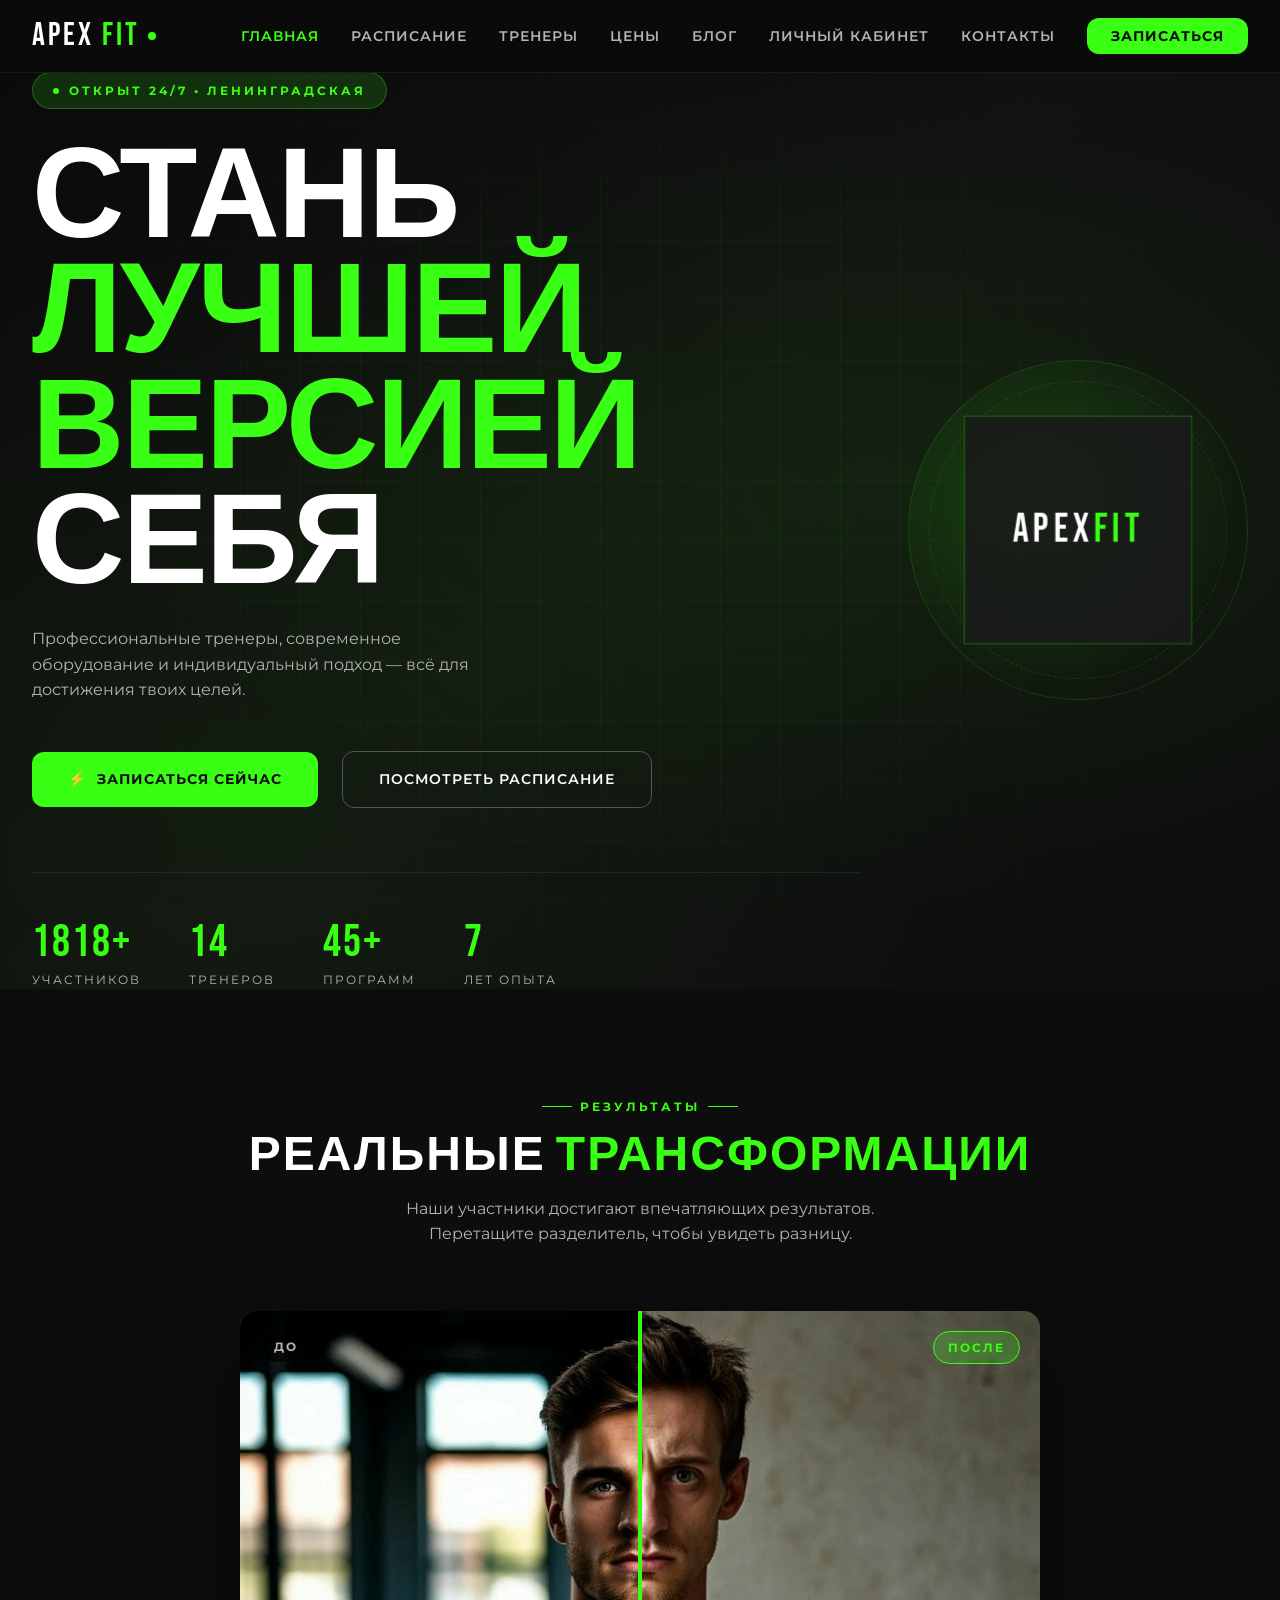
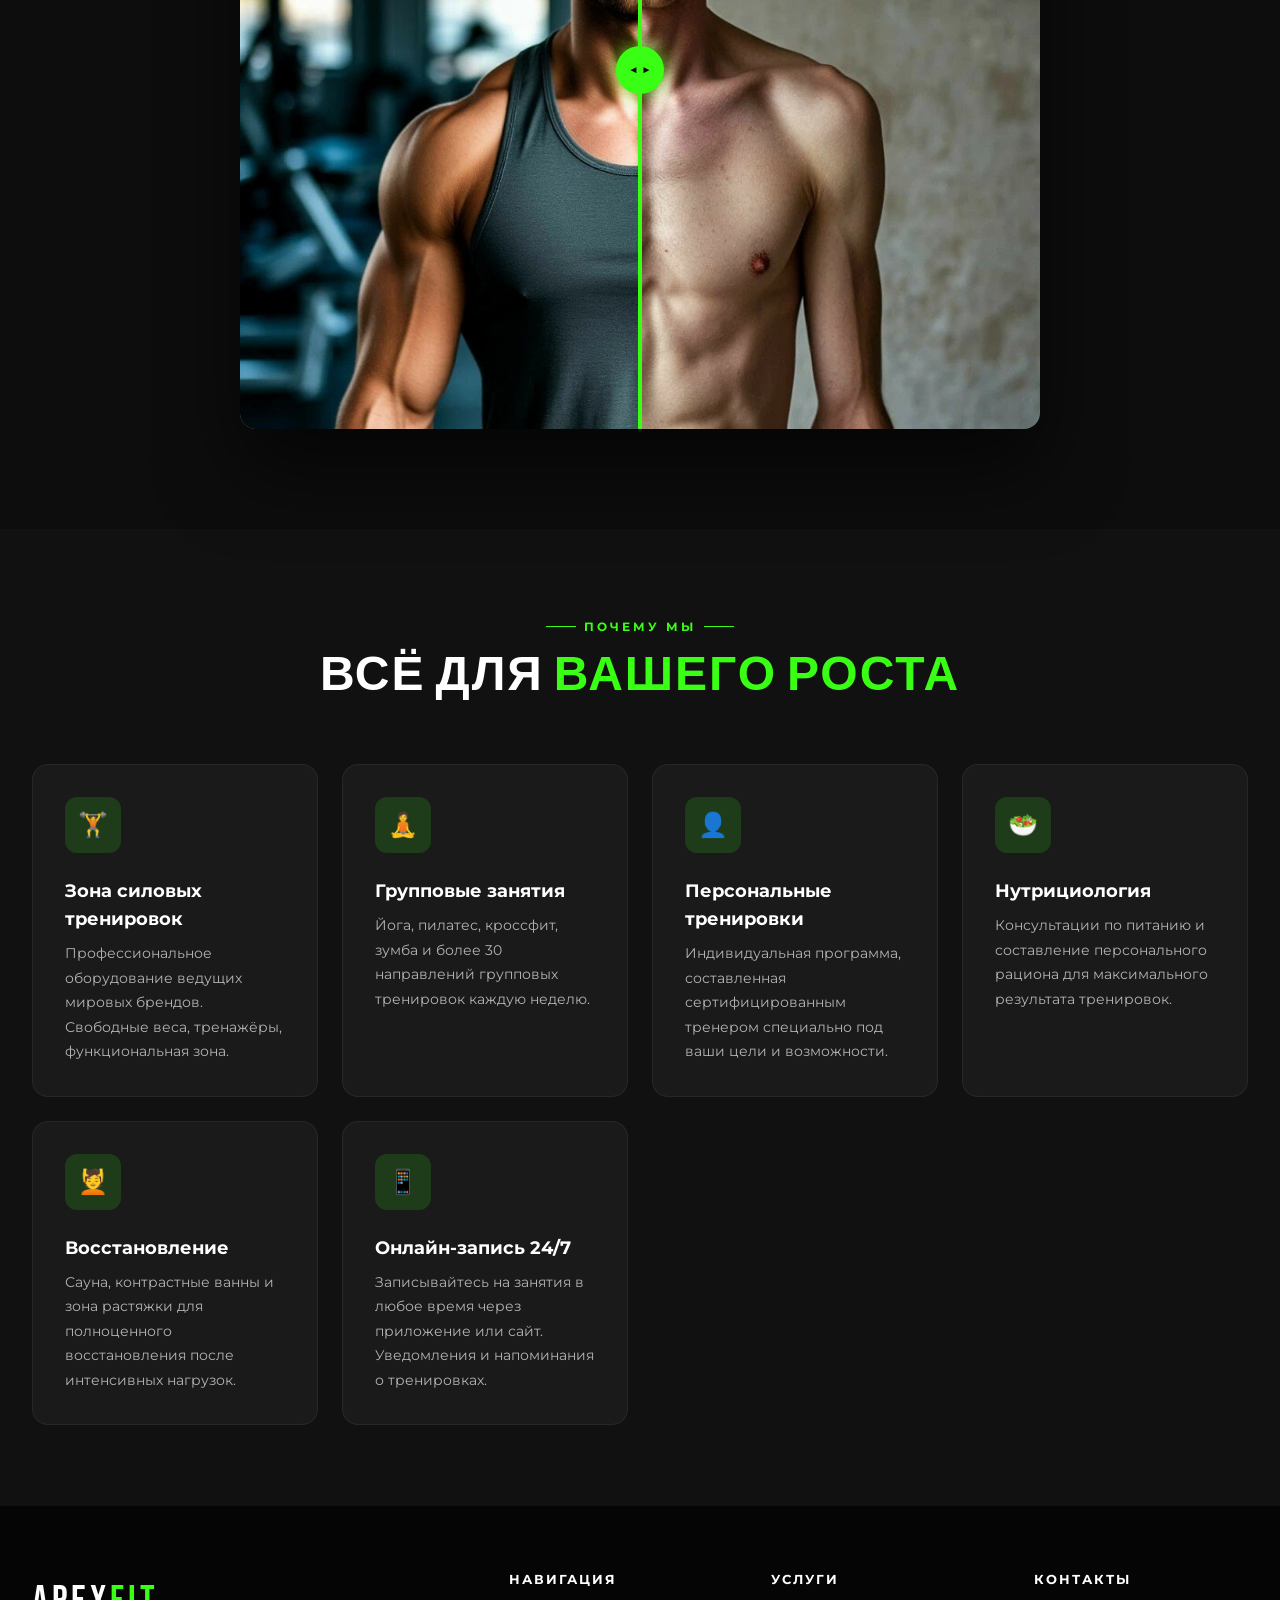
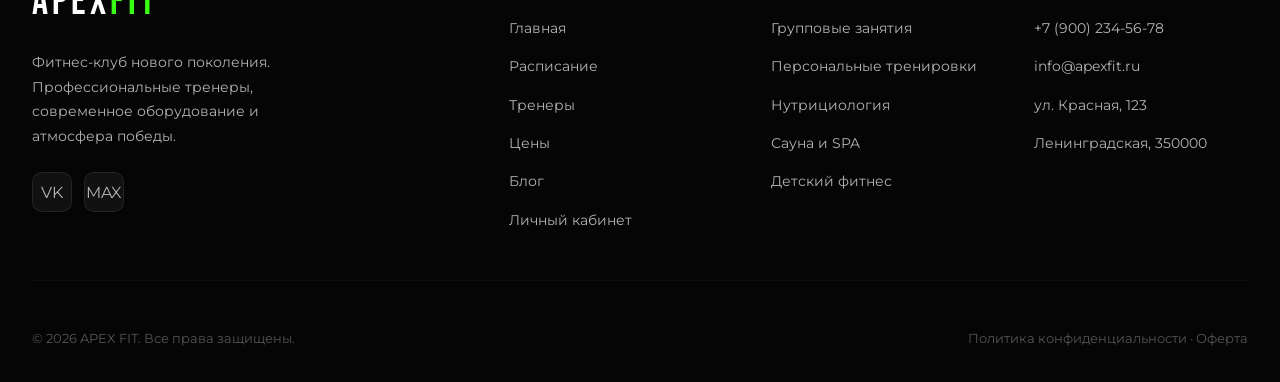
<file: index.html>
<!DOCTYPE html>
<html lang="ru">
<head>
<meta charset="UTF-8">
<meta name="viewport" content="width=device-width, initial-scale=1.0">
<title>APEX FIT — Фитнес-клуб нового поколения</title>
<link rel="preconnect" href="https://fonts.googleapis.com">
<link href="https://fonts.googleapis.com/css2?family=Montserrat:ital,wght@0,400;0,600;0,700;0,900;1,400&family=Bebas+Neue&display=swap" rel="stylesheet">
<link rel="stylesheet" href="style.css">
<link rel="icon" type="image/x-icon" href="favicon.ico">
<link rel="icon" type="image/png" sizes="32x32" href="favicon-32x32.png">
<link rel="icon" type="image/png" sizes="16x16" href="favicon-16x16.png">
<link rel="apple-touch-icon" sizes="180x180" href="apple-touch-icon.png">
<link rel="mask-icon" href="safari-pinned-tab.svg" color="#39FF14">
<link rel="manifest" href="site.webmanifest">
<meta name="theme-color" content="#39FF14">
</head>
<body>

<nav class="nav" id="mainNav">
  <div class="nav-inner">
    <a href="index.html" class="logo">APEX<span>FIT</span><span class="logo-dot"></span></a>
    <ul class="nav-links">
      <li><a href="index.html" class="active">Главная</a></li>
      <li><a href="schedule.html">Расписание</a></li>
      <li><a href="coach.html">Тренеры</a></li>
      <li><a href="money.html">Цены</a></li>
      <li><a href="blog.html">Блог</a></li>
      <li><a href="profile.html">Личный кабинет</a></li>
      <li><a href="contact.html">Контакты</a></li>
      <li><a href="onlinezap.html" class="nav-cta">Записаться</a></li>
    </ul>
    <div class="hamburger" id="hamburger">
      <span></span><span></span><span></span>
    </div>
  </div>
</nav>

<div class="hero">
  <div class="hero-bg"></div>
  <div class="hero-grid"></div>
  <div class="hero-content">
    <div class="hero-text">
      <div class="hero-eyebrow">Открыт 24/7 • Ленинградская</div>
      <h1 class="hero-title">
        СТАНЬ<br>
        <span class="accent">ЛУЧШЕЙ</span><br>
        <span class="accent">ВЕРСИЕЙ</span><br>
        СЕБЯ<br>
      </h1>
      <p class="hero-desc">Профессиональные тренеры, современное оборудование и индивидуальный подход — всё для достижения твоих целей.</p>
      <div class="hero-actions">
        <a href="onlinezap.html" class="btn-primary"><span>⚡</span> Записаться сейчас</a>
        <a href="schedule.html" class="btn-outline">Посмотреть расписание</a>
      </div>
      <div class="hero-stats">
        <div class="stat-item"><div class="stat-number">2000+</div><div class="stat-label">Участников</div></div>
        <div class="stat-item"><div class="stat-number">15</div><div class="stat-label">Тренеров</div></div>
        <div class="stat-item"><div class="stat-number">50+</div><div class="stat-label">Программ</div></div>
        <div class="stat-item"><div class="stat-number">8</div><div class="stat-label">Лет опыта</div></div>
      </div>
    </div>

    <!-- День 23-24, объединено: единый 3D-куб с буквой «A» и фирменной символикой -->
    <div class="hero-3d-col" aria-hidden="true">
      <div class="hero-visual">
        <div class="hero-circle"></div>
        <div class="css3d-cube-wrapper">
          <div class="css3d-cube">
            <div class="cube-face cube-face-front">APEX <span class="cube-accent">FIT</span></div>
            <div class="cube-face cube-face-back">+7 (900) 234-56-78<br>info@apexfit.ru<br>ул. Красная, 123</div>
            <div class="cube-face cube-face-left">ТРЕНИРУЙСЯ</div>
            <div class="cube-face cube-face-right">ПОБЕЖДАЙ</div>
            <div class="cube-face cube-face-top cube-face-letter">A</div>
            <div class="cube-face cube-face-bottom">⚡</div>
          </div>
        </div>
      </div>
    </div>
  </div>
</div>

<!-- БЛОК ДО/ПОСЛЕ (СЛАЙДЕР) -->
<div class="before-after-section">
  <div class="section-header reveal">
    <div class="section-eyebrow">Результаты</div>
    <h2 class="section-title">РЕАЛЬНЫЕ <span class="accent">ТРАНСФОРМАЦИИ</span></h2>
    <p class="section-desc">Наши участники достигают впечатляющих результатов. Перетащите разделитель, чтобы увидеть разницу.</p>
  </div>
  <div class="slider-container reveal" id="baSlider">
    <div class="slider-before" style="background-image:url('before.jpg');"></div>
    <div class="slider-after" id="sliderAfter" style="background-image:url('after.jpg');"></div>
    <div class="slider-handle" id="sliderHandle"></div>
    <span class="slider-label label-before">ДО</span>
    <span class="slider-label label-after">ПОСЛЕ</span>
  </div>
</div>

<!-- ПРЕИМУЩЕСТВА -->
<div class="features-section">
  <div class="features-inner">
    <div class="section-header reveal">
      <div class="section-eyebrow">Почему мы</div>
      <h2 class="section-title">ВСЁ ДЛЯ <span class="accent">ВАШЕГО РОСТА</span></h2>
    </div>
    <div class="features-grid">
      <div class="feature-card reveal">
        <div class="feature-icon">🏋️</div>
        <div class="feature-title">Зона силовых тренировок</div>
        <p class="feature-desc">Профессиональное оборудование ведущих мировых брендов. Свободные веса, тренажёры, функциональная зона.</p>
      </div>
      <div class="feature-card reveal">
        <div class="feature-icon">🧘</div>
        <div class="feature-title">Групповые занятия</div>
        <p class="feature-desc">Йога, пилатес, кроссфит, зумба и более 30 направлений групповых тренировок каждую неделю.</p>
      </div>
      <div class="feature-card reveal">
        <div class="feature-icon">👤</div>
        <div class="feature-title">Персональные тренировки</div>
        <p class="feature-desc">Индивидуальная программа, составленная сертифицированным тренером специально под ваши цели и возможности.</p>
      </div>
      <div class="feature-card reveal">
        <div class="feature-icon">🥗</div>
        <div class="feature-title">Нутрициология</div>
        <p class="feature-desc">Консультации по питанию и составление персонального рациона для максимального результата тренировок.</p>
      </div>
      <div class="feature-card reveal">
        <div class="feature-icon">💆</div>
        <div class="feature-title">Восстановление</div>
        <p class="feature-desc">Сауна, контрастные ванны и зона растяжки для полноценного восстановления после интенсивных нагрузок.</p>
      </div>
      <div class="feature-card reveal">
        <div class="feature-icon">📱</div>
        <div class="feature-title">Онлайн-запись 24/7</div>
        <p class="feature-desc">Записывайтесь на занятия в любое время через приложение или сайт. Уведомления и напоминания о тренировках.</p>
      </div>
    </div>
  </div>
</div>

<!-- ФУТЕР -->
<footer class="footer">
  <div class="footer-inner">
    <div class="footer-top">
      <div class="footer-brand">
        <div class="footer-logo">APEX<span>FIT</span></div>
        <p class="footer-tagline">Фитнес-клуб нового поколения. Профессиональные тренеры, современное оборудование и атмосфера победы.</p>
        <div class="footer-socials">
          <a class="social-btn" href="#">VK</a>
          <a class="social-btn" href="#">MAX</a>
        </div>
      </div>
      <div>
        <div class="footer-col-title">Навигация</div>
        <ul class="footer-links">
          <li><a href="index.html">Главная</a></li>
          <li><a href="schedule.html">Расписание</a></li>
          <li><a href="coach.html">Тренеры</a></li>
          <li><a href="money.html">Цены</a></li>
          <li><a href="blog.html">Блог</a></li>
          <li><a href="profile.html">Личный кабинет</a></li>
        </ul>
      </div>
      <div>
        <div class="footer-col-title">Услуги</div>
        <ul class="footer-links">
          <li><a href="#">Групповые занятия</a></li>
          <li><a href="#">Персональные тренировки</a></li>
          <li><a href="#">Нутрициология</a></li>
          <li><a href="#">Сауна и SPA</a></li>
          <li><a href="#">Детский фитнес</a></li>
        </ul>
      </div>
      <div>
        <div class="footer-col-title">Контакты</div>
        <ul class="footer-links">
          <li><a href="tel:+79002345678">+7 (900) 234-56-78</a></li>
          <li><a href="mailto:info@apexfit.ru">info@apexfit.ru</a></li>
          <li><a href="#">ул. Красная, 123</a></li>
          <li><a href="#">Ленинградская, 350000</a></li>
        </ul>
      </div>
    </div>
    <div class="footer-bottom">
      <span>© 2026 APEX FIT. Все права защищены.</span>
      <span>Политика конфиденциальности · Оферта</span>
    </div>
  </div>
</footer>

<!-- ПЛАВАЮЩАЯ КНОПКА ЗАПИСИ -->
<div class="floating-cta" id="floatingCta">
  <a href="onlinezap.html" class="floating-btn">⚡Записаться</a>
</div>

<!-- МОБИЛЬНОЕ НИЖНЕЕ МЕНЮ -->
<div class="mobile-nav-bar">
  <div class="mobile-nav-items">
    <a href="index.html" class="mobile-nav-item active"><span class="mobile-nav-icon">🏠</span>Главная</a>
    <a href="schedule.html" class="mobile-nav-item"><span class="mobile-nav-icon">📅</span>Расписание</a>
    <a href="onlinezap.html" class="mobile-nav-item"><span class="mobile-nav-icon">⚡</span>Запись</a>
    <a href="coach.html" class="mobile-nav-item"><span class="mobile-nav-icon">👤</span>Тренеры</a>
    <a href="money.html" class="mobile-nav-item"><span class="mobile-nav-icon">💳</span>Цены</a>
    <a href="profile.html" class="mobile-nav-item"><span class="mobile-nav-icon">👤</span>Кабинет</a>
  </div>
</div>

<script src="script.js"></script>
</body>
</html>
</file>
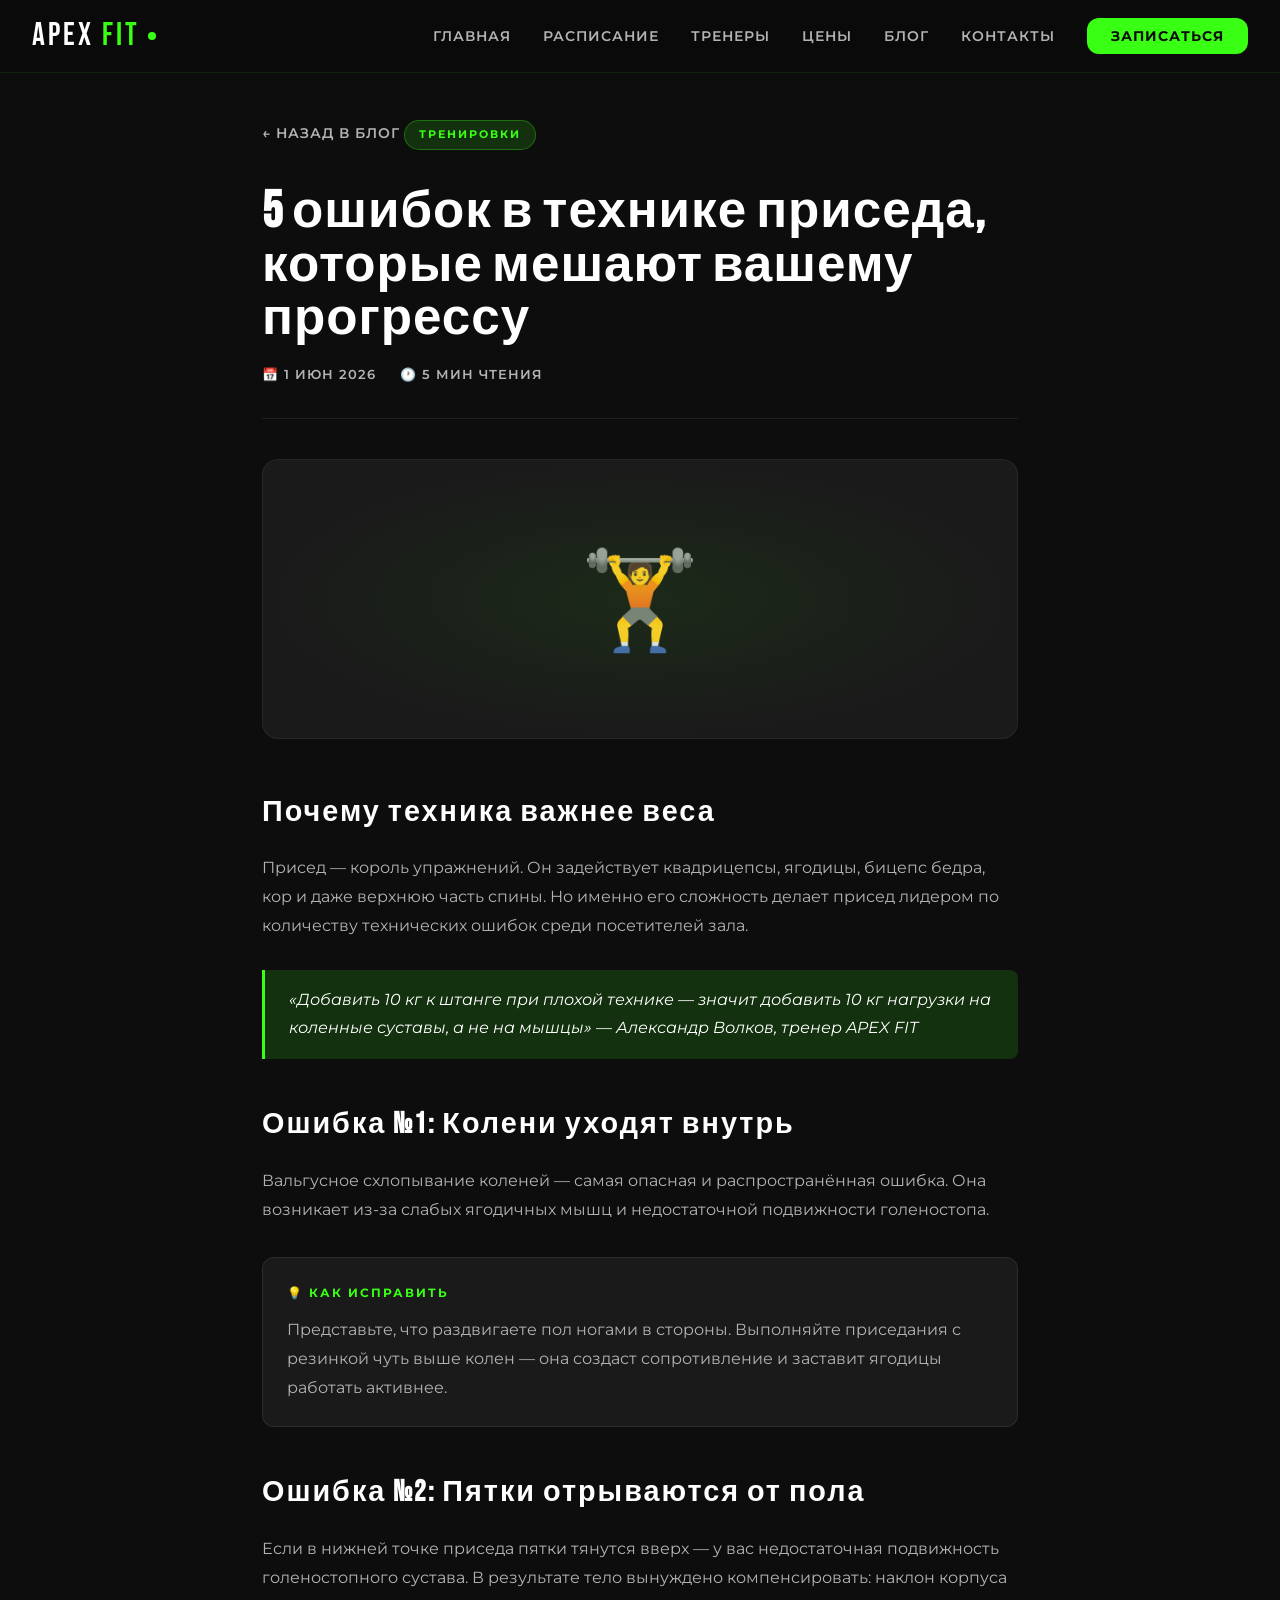
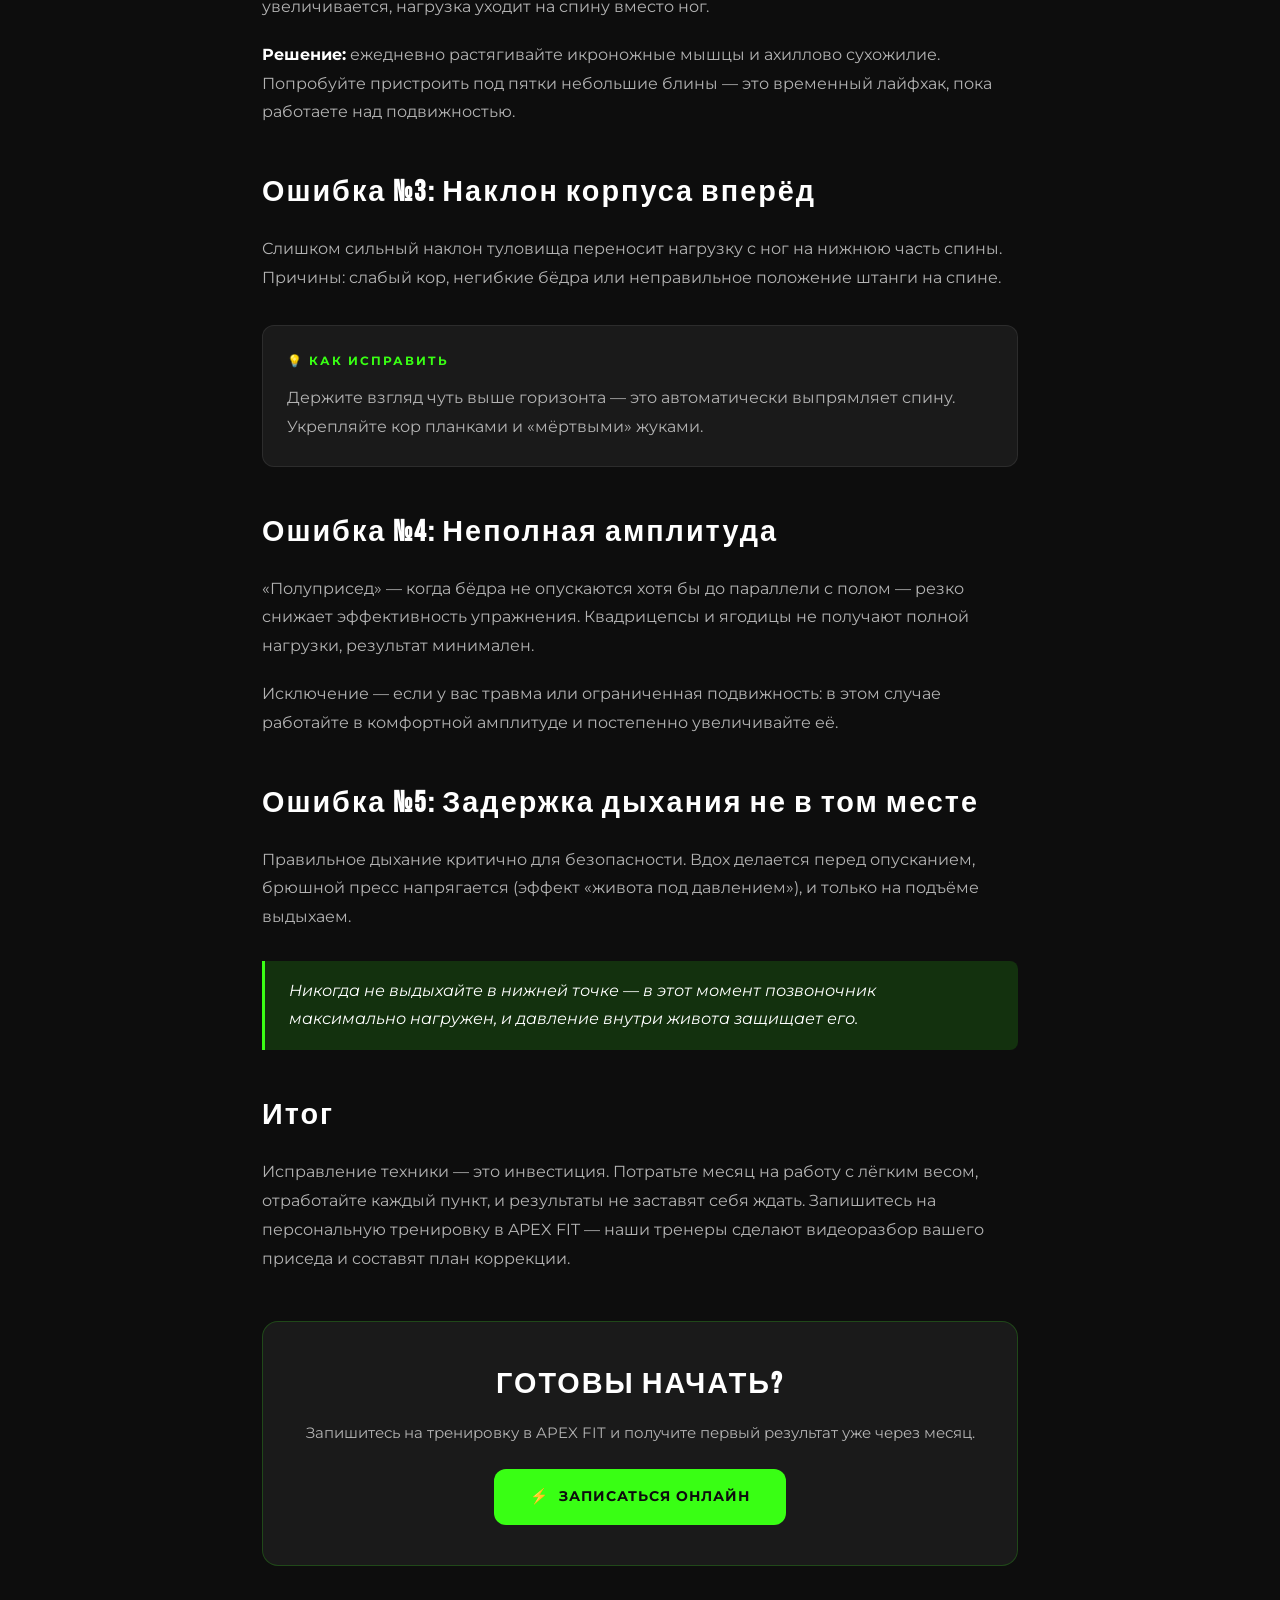
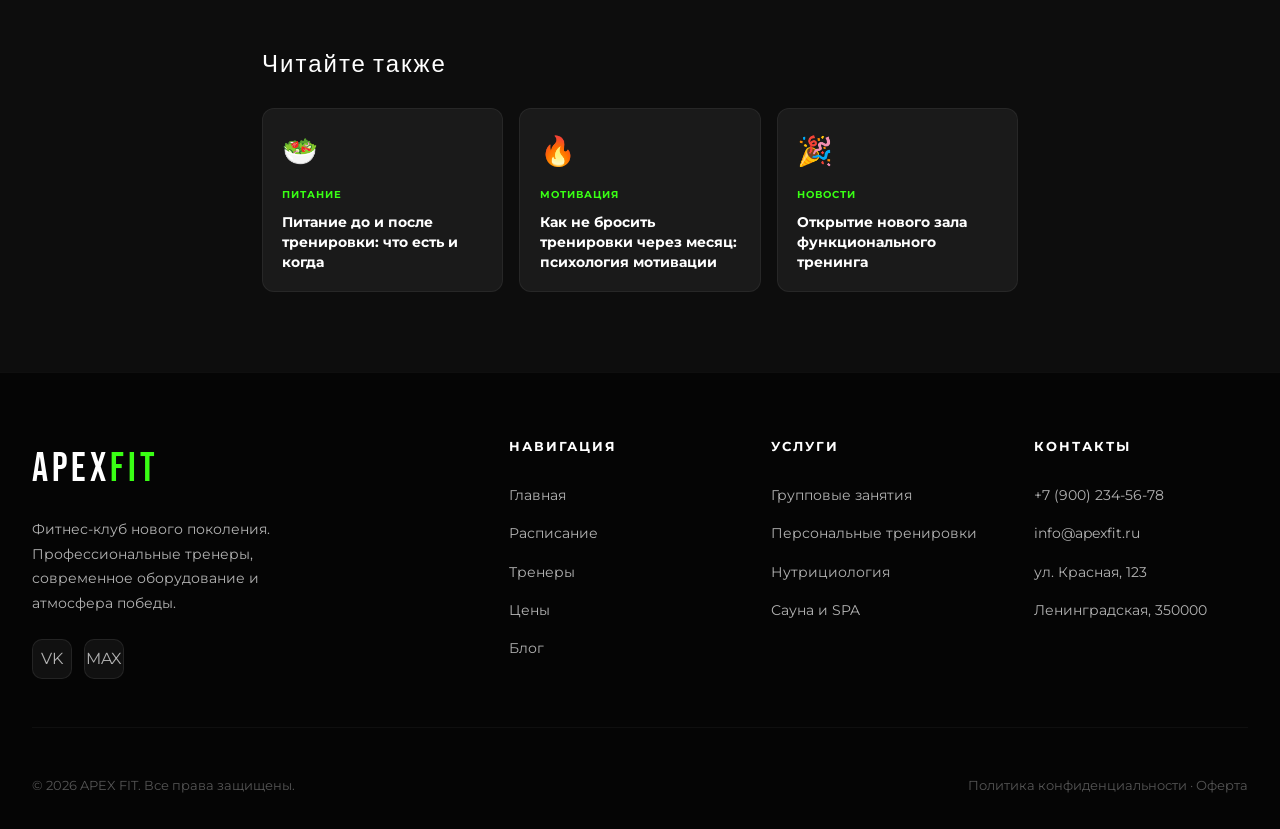
<file: blog-article.html>
<!DOCTYPE html>
<html lang="ru">
<head>
<meta charset="UTF-8">
<meta name="viewport" content="width=device-width, initial-scale=1.0">
<title>Статья — APEX FIT</title>
<link rel="preconnect" href="https://fonts.googleapis.com">
<link href="https://fonts.googleapis.com/css2?family=Montserrat:ital,wght@0,400;0,600;0,700;0,900;1,400&family=Bebas+Neue&display=swap" rel="stylesheet">
<link rel="stylesheet" href="style.css">
<style>
  .article-section {
    padding: 120px 2rem 80px;
    max-width: 820px;
    margin: 0 auto;
  }
  .article-back {
    display: inline-flex;
    align-items: center;
    gap: 8px;
    color: var(--gray);
    text-decoration: none;
    font-size: 0.85rem;
    font-weight: 600;
    letter-spacing: 1px;
    text-transform: uppercase;
    margin-bottom: 2.5rem;
    transition: color var(--transition);
  }
  .article-back:hover { color: var(--neon); }
  .article-tag {
    display: inline-block;
    background: var(--neon-dim);
    color: var(--neon);
    border: 1px solid rgba(57,255,20,0.3);
    font-size: 0.7rem;
    font-weight: 700;
    letter-spacing: 2px;
    text-transform: uppercase;
    padding: 5px 14px;
    border-radius: 100px;
    margin-bottom: 1.5rem;
  }
  .article-title {
    font-family: 'Bebas Neue', sans-serif;
    font-size: clamp(2rem, 5vw, 3.2rem);
    line-height: 1.05;
    letter-spacing: 1px;
    margin-bottom: 1.2rem;
  }
  .article-meta {
    display: flex;
    align-items: center;
    gap: 1.5rem;
    color: var(--gray);
    font-size: 0.8rem;
    font-weight: 600;
    letter-spacing: 1px;
    text-transform: uppercase;
    margin-bottom: 2.5rem;
    padding-bottom: 2rem;
    border-bottom: 1px solid rgba(255,255,255,0.08);
  }
  .article-emoji-hero {
    width: 100%;
    height: 280px;
    background: var(--card);
    border-radius: 16px;
    display: flex;
    align-items: center;
    justify-content: center;
    font-size: 6rem;
    margin-bottom: 3rem;
    border: 1px solid rgba(255,255,255,0.06);
    position: relative;
    overflow: hidden;
  }
  .article-emoji-hero::before {
    content: '';
    position: absolute;
    inset: 0;
    background: radial-gradient(ellipse at center, rgba(57,255,20,0.07) 0%, transparent 70%);
  }
  .article-body {
    color: var(--gray);
    font-size: 1rem;
    line-height: 1.8;
  }
  .article-body h2 {
    font-family: 'Bebas Neue', sans-serif;
    font-size: 1.8rem;
    letter-spacing: 2px;
    color: var(--white);
    margin: 2.5rem 0 1rem;
  }
  .article-body h3 {
    font-size: 1.1rem;
    font-weight: 700;
    color: var(--white);
    margin: 1.8rem 0 0.7rem;
  }
  .article-body p { margin-bottom: 1.2rem; }
  .article-body strong { color: var(--white); font-weight: 700; }
  .article-body .highlight {
    background: var(--neon-dim);
    border-left: 3px solid var(--neon);
    padding: 1rem 1.5rem;
    border-radius: 0 8px 8px 0;
    margin: 1.8rem 0;
    color: var(--white);
    font-style: italic;
  }
  .article-body ul, .article-body ol {
    padding-left: 1.5rem;
    margin-bottom: 1.2rem;
  }
  .article-body li { margin-bottom: 0.5rem; }
  .article-body .tip-box {
    background: var(--card);
    border: 1px solid rgba(255,255,255,0.08);
    border-radius: 12px;
    padding: 1.5rem;
    margin: 2rem 0;
  }
  .article-body .tip-box-title {
    color: var(--neon);
    font-size: 0.75rem;
    font-weight: 700;
    letter-spacing: 2px;
    text-transform: uppercase;
    margin-bottom: 0.8rem;
  }
  .article-cta {
    background: var(--card);
    border: 1px solid rgba(57,255,20,0.2);
    border-radius: 16px;
    padding: 2.5rem;
    text-align: center;
    margin-top: 3rem;
  }
  .article-cta h3 {
    font-family: 'Bebas Neue', sans-serif;
    font-size: 1.8rem;
    letter-spacing: 2px;
    margin-bottom: 0.8rem;
  }
  .article-cta p {
    color: var(--gray);
    margin-bottom: 1.5rem;
    font-size: 0.95rem;
  }
  .related-section {
    max-width: 820px;
    margin: 0 auto;
    padding: 0 2rem 80px;
  }
  .related-title {
    font-family: 'Bebas Neue', sans-serif;
    font-size: 1.5rem;
    letter-spacing: 2px;
    margin-bottom: 1.5rem;
    color: var(--white);
  }
  .related-grid {
    display: grid;
    grid-template-columns: repeat(auto-fill, minmax(220px, 1fr));
    gap: 1rem;
  }
  .related-card {
    background: var(--card);
    border: 1px solid rgba(255,255,255,0.06);
    border-radius: 12px;
    padding: 1.2rem;
    cursor: pointer;
    transition: all var(--transition);
    text-decoration: none;
    display: block;
  }
  .related-card:hover {
    border-color: rgba(57,255,20,0.3);
    transform: translateY(-3px);
  }
  .related-card-emoji { font-size: 1.8rem; margin-bottom: 0.8rem; }
  .related-card-tag {
    font-size: 0.65rem;
    font-weight: 700;
    letter-spacing: 1px;
    text-transform: uppercase;
    color: var(--neon);
    margin-bottom: 0.5rem;
  }
  .related-card-title {
    font-size: 0.9rem;
    font-weight: 700;
    color: var(--white);
    line-height: 1.4;
  }
</style>
<!-- Фавикон — День 26-28 -->
<link rel="icon" type="image/x-icon" href="favicon.ico">
<link rel="icon" type="image/png" sizes="32x32" href="favicon-32x32.png">
<link rel="icon" type="image/png" sizes="16x16" href="favicon-16x16.png">
<link rel="apple-touch-icon" sizes="180x180" href="apple-touch-icon.png">
<link rel="mask-icon" href="safari-pinned-tab.svg" color="#39FF14">
<link rel="manifest" href="site.webmanifest">
<meta name="theme-color" content="#39FF14">
</head>
<body>

<nav class="nav" id="mainNav">
  <div class="nav-inner">
    <a href="index.html" class="logo">APEX<span>FIT</span><span class="logo-dot"></span></a>
    <ul class="nav-links">
      <li><a href="index.html">Главная</a></li>
      <li><a href="schedule.html">Расписание</a></li>
      <li><a href="coach.html">Тренеры</a></li>
      <li><a href="money.html">Цены</a></li>
      <li><a href="blog.html" class="active">Блог</a></li>
      <li><a href="contact.html">Контакты</a></li>
      <li><a href="onlinezap.html" class="nav-cta">Записаться</a></li>
    </ul>
    <div class="hamburger"><span></span><span></span><span></span></div>
  </div>
</nav>

<div class="article-section" id="articleSection"></div>
<div class="related-section" id="relatedSection"></div>

<footer class="footer">
  <div class="footer-inner">
    <div class="footer-top">
      <div class="footer-brand">
        <div class="footer-logo">APEX<span>FIT</span></div>
        <p class="footer-tagline">Фитнес-клуб нового поколения. Профессиональные тренеры, современное оборудование и атмосфера победы.</p>
        <div class="footer-socials"><a class="social-btn" href="#">VK</a><a class="social-btn" href="#">MAX</a></div>
      </div>
      <div><div class="footer-col-title">Навигация</div><ul class="footer-links"><li><a href="index.html">Главная</a></li><li><a href="schedule.html">Расписание</a></li><li><a href="coach.html">Тренеры</a></li><li><a href="money.html">Цены</a></li><li><a href="blog.html">Блог</a></li></ul></div>
      <div><div class="footer-col-title">Услуги</div><ul class="footer-links"><li><a href="#">Групповые занятия</a></li><li><a href="#">Персональные тренировки</a></li><li><a href="#">Нутрициология</a></li><li><a href="#">Сауна и SPA</a></li></ul></div>
      <div><div class="footer-col-title">Контакты</div><ul class="footer-links"><li><a href="tel:+79002345678">+7 (900) 234-56-78</a></li><li><a href="mailto:info@apexfit.ru">info@apexfit.ru</a></li><li><a href="#">ул. Красная, 123</a></li><li><a href="#">Ленинградская, 350000</a></li></ul></div>
    </div>
    <div class="footer-bottom"><span>© 2026 APEX FIT. Все права защищены.</span><span>Политика конфиденциальности · Оферта</span></div>
  </div>
</footer>

<div class="floating-cta" id="floatingCta"><a href="onlinezap.html" class="floating-btn">⚡Записаться</a></div>

<div class="mobile-nav-bar">
  <div class="mobile-nav-items">
    <a href="index.html" class="mobile-nav-item"><span class="mobile-nav-icon">🏠</span>Главная</a>
    <a href="schedule.html" class="mobile-nav-item"><span class="mobile-nav-icon">📅</span>Расписание</a>
    <a href="onlinezap.html" class="mobile-nav-item"><span class="mobile-nav-icon">⚡</span>Запись</a>
    <a href="coach.html" class="mobile-nav-item"><span class="mobile-nav-icon">👤</span>Тренеры</a>
    <a href="money.html" class="mobile-nav-item"><span class="mobile-nav-icon">💳</span>Цены</a>
  </div>
</div>

<script src="script.js"></script>
<script>
const articles = [
  {
    id: 0,
    title: '5 ошибок в технике приседа, которые мешают вашему прогрессу',
    tag: 'Тренировки', cat: 'training', emoji: '🏋️', date: '1 июн 2026', read: '5 мин',
    content: `
      <h2>Почему техника важнее веса</h2>
      <p>Присед — король упражнений. Он задействует квадрицепсы, ягодицы, бицепс бедра, кор и даже верхнюю часть спины. Но именно его сложность делает присед лидером по количеству технических ошибок среди посетителей зала.</p>
      <div class="highlight">«Добавить 10 кг к штанге при плохой технике — значит добавить 10 кг нагрузки на коленные суставы, а не на мышцы» — Александр Волков, тренер APEX FIT</div>
      <h2>Ошибка №1: Колени уходят внутрь</h2>
      <p>Вальгусное схлопывание коленей — самая опасная и распространённая ошибка. Она возникает из-за слабых ягодичных мышц и недостаточной подвижности голеностопа.</p>
      <div class="tip-box"><div class="tip-box-title">💡 Как исправить</div>Представьте, что раздвигаете пол ногами в стороны. Выполняйте приседания с резинкой чуть выше колен — она создаст сопротивление и заставит ягодицы работать активнее.</div>
      <h2>Ошибка №2: Пятки отрываются от пола</h2>
      <p>Если в нижней точке приседа пятки тянутся вверх — у вас недостаточная подвижность голеностопного сустава. В результате тело вынуждено компенсировать: наклон корпуса увеличивается, нагрузка уходит на спину вместо ног.</p>
      <p><strong>Решение:</strong> ежедневно растягивайте икроножные мышцы и ахиллово сухожилие. Попробуйте пристроить под пятки небольшие блины — это временный лайфхак, пока работаете над подвижностью.</p>
      <h2>Ошибка №3: Наклон корпуса вперёд</h2>
      <p>Слишком сильный наклон туловища переносит нагрузку с ног на нижнюю часть спины. Причины: слабый кор, негибкие бёдра или неправильное положение штанги на спине.</p>
      <div class="tip-box"><div class="tip-box-title">💡 Как исправить</div>Держите взгляд чуть выше горизонта — это автоматически выпрямляет спину. Укрепляйте кор планками и «мёртвыми» жуками.</div>
      <h2>Ошибка №4: Неполная амплитуда</h2>
      <p>«Полуприсед» — когда бёдра не опускаются хотя бы до параллели с полом — резко снижает эффективность упражнения. Квадрицепсы и ягодицы не получают полной нагрузки, результат минимален.</p>
      <p>Исключение — если у вас травма или ограниченная подвижность: в этом случае работайте в комфортной амплитуде и постепенно увеличивайте её.</p>
      <h2>Ошибка №5: Задержка дыхания не в том месте</h2>
      <p>Правильное дыхание критично для безопасности. Вдох делается перед опусканием, брюшной пресс напрягается (эффект «живота под давлением»), и только на подъёме выдыхаем.</p>
      <div class="highlight">Никогда не выдыхайте в нижней точке — в этот момент позвоночник максимально нагружен, и давление внутри живота защищает его.</div>
      <h2>Итог</h2>
      <p>Исправление техники — это инвестиция. Потратьте месяц на работу с лёгким весом, отработайте каждый пункт, и результаты не заставят себя ждать. Запишитесь на персональную тренировку в APEX FIT — наши тренеры сделают видеоразбор вашего приседа и составят план коррекции.</p>
    `
  },
  {
    id: 1,
    title: 'Питание до и после тренировки: что есть и когда',
    tag: 'Питание', cat: 'nutrition', emoji: '🥗', date: '30 май 2026', read: '7 мин',
    content: `
      <h2>Почему питание вокруг тренировки так важно</h2>
      <p>Вы можете тренироваться идеально, но если питание не настроено — прогресс будет в разы медленнее. Правильно подобранные приёмы пищи до и после тренировки влияют на энергию, производительность и скорость восстановления.</p>
      <h2>Питание перед тренировкой</h2>
      <h3>За 2–3 часа до тренировки</h3>
      <p>Это оптимальное время для полноценного приёма пищи. Цель — обеспечить организм «медленными» углеводами и белком, не создавая тяжести в желудке.</p>
      <div class="tip-box"><div class="tip-box-title">✅ Хорошие варианты</div><ul><li>Гречка с куриной грудкой и овощами</li><li>Рис с рыбой и салатом</li><li>Овсянка с яйцами и бананом</li><li>Цельнозерновой хлеб с творогом</li></ul></div>
      <h3>За 30–60 минут до тренировки</h3>
      <p>Если не успели поесть заранее — лёгкий перекус с быстрыми углеводами и немного белка. Не перегружайте желудок.</p>
      <ul><li>Банан + горсть орехов</li><li>Греческий йогурт с мёдом</li><li>Протеиновый батончик</li><li>Фрукт + 100 г творога</li></ul>
      <div class="highlight">Избегайте жирной пищи и клетчатки прямо перед тренировкой — они замедляют пищеварение и могут вызвать дискомфорт в зале.</div>
      <h2>Питание после тренировки</h2>
      <h3>Анаболическое окно: миф или реальность?</h3>
      <p>Долгое время считалось, что нужно есть в первые 30 минут после тренировки. Современные исследования показывают: «окно» гораздо шире — <strong>от 1 до 2 часов</strong>. Это хорошая новость — не нужно судорожно есть прямо в раздевалке.</p>
      <h3>Что есть после тренировки</h3>
      <p>После нагрузки у организма две задачи: восполнить запасы гликогена (углеводы) и запустить восстановление мышц (белок).</p>
      <div class="tip-box"><div class="tip-box-title">✅ Идеальные блюда после тренировки</div><ul><li>Куриная грудка + картофель или рис</li><li>Омлет из 3–4 яиц с цельнозерновым хлебом</li><li>Творог (200 г) с бананом или ягодами</li><li>Протеиновый коктейль + фрукт (быстрый вариант)</li></ul></div>
      <h2>Про воду</h2>
      <p>Гидратация — отдельная история. Пейте воду <strong>до, во время и после</strong> тренировки. Ориентир: 500 мл за час до, 150–250 мл каждые 15–20 минут во время, и восполните потери после (обычно 400–800 мл).</p>
      <h2>Главный вывод</h2>
      <p>Никакое «спортивное питание» не заменит грамотно выстроенного рациона. Хотите индивидуальный план питания под ваши цели — запишитесь на консультацию к нутрициологу APEX FIT.</p>
    `
  },
  {
    id: 2,
    title: 'Как не бросить тренировки через месяц: психология мотивации',
    tag: 'Мотивация', cat: 'motivation', emoji: '🔥', date: '28 май 2026', read: '6 мин',
    content: `
      <h2>Почему мы бросаем</h2>
      <p>Статистика неумолима: большинство людей, начавших тренироваться, бросают это дело в первые три месяца. Пик отказов — около 6 недель. Почему это происходит и как выбраться из этой ловушки?</p>
      <div class="highlight">«Мотивация — это то, что заставляет вас начать. Привычка — это то, что заставляет вас продолжать.» — Джим Рон</div>
      <h2>Проблема «начального запала»</h2>
      <p>В первые недели вы заряжены. Новый абонемент, красивая форма, вдохновляющие фото в социальных сетях. Дофамин зашкаливает. Но этот запал — <strong>не мотивация, а эмоциональный всплеск</strong>. Он неизбежно спадает.</p>
      <p>Задача — выстроить систему, которая работает без эмоций.</p>
      <h2>Стратегия 1: Маленькие победы</h2>
      <p>Большие цели («похудеть на 20 кг») демотивируют, потому что результат далеко. Разбейте цель на микрошаги:</p>
      <ul><li>Прийти в зал 3 раза на этой неделе</li><li>Добавить 2,5 кг к жиму за месяц</li><li>Пробежать 5 км без остановки</li></ul>
      <div class="tip-box"><div class="tip-box-title">💡 Совет</div>Ведите дневник тренировок. Вид конкретных цифр прогресса — мощнейший мотиватор.</div>
      <h2>Стратегия 2: Сделайте тренировки неизбежными</h2>
      <p>Джеймс Клир в книге «Атомные привычки» описывает принцип «уменьшения трения». Сделайте тренировку максимально лёгкой для начала:</p>
      <ul><li>Собирайте сумку с вечера</li><li>Выбирайте зал по дороге с работы</li><li>Назначайте тренировки на конкретное время, как встречи</li><li>Найдите партнёра для тренировок</li></ul>
      <h2>Стратегия 3: Переформулируйте «зачем»</h2>
      <p>«Хочу похудеть» — слабая мотивация, потому что вся она снаружи. «Хочу быть энергичным, здоровым, сильным» — внутренняя мотивация, которая работает долго.</p>
      <div class="highlight">Исследования показывают: люди, тренирующиеся ради здоровья и самочувствия, занимаются в среднем в 2,5 раза дольше тех, кто тренируется только ради внешнего вида.</div>
      <h2>Стратегия 4: Плохая тренировка лучше пропуска</h2>
      <p>Вы не выспались. Нет сил. Не хочется. Всё равно идите в зал. Пусть тренировка будет на 50% от обычного — это нормально. Главное — не разрушить привычку. Пропуски имеют свойство накапливаться.</p>
      <h2>Итог</h2>
      <p>Мотивация — ненадёжный инструмент. Система, окружение и правильные привычки — вот что реально работает. В APEX FIT наши тренеры не просто составляют программу, но и помогают выстроить устойчивый ритм тренировок.</p>
    `
  },
  {
    id: 3,
    title: 'Открытие нового зала функционального тренинга',
    tag: 'Новости', cat: 'news', emoji: '🎉', date: '25 май 2026', read: '3 мин',
    content: `
      <h2>APEX FIT расширяется</h2>
      <p>Мы рады сообщить об открытии нового зала функционального тренинга площадью 120 м². Это стало возможным благодаря вам — нашим участникам, чья преданность и активность вдохновляет нас развиваться.</p>
      <div class="highlight">Новый зал уже доступен для всех обладателей абонементов «Стандарт» и «Премиум» без доплаты.</div>
      <h2>Что появилось в новом зале</h2>
      <div class="tip-box"><div class="tip-box-title">🏋️ Новое оборудование</div><ul><li><strong>TRX-система</strong> — 8 подвесных петель для тренировки с весом тела</li><li><strong>Гири</strong> — полный набор от 8 до 48 кг</li><li><strong>Батуты</strong> — 4 профессиональных батута для кардио и координации</li><li><strong>Канаты для боя (battle ropes)</strong> — 2 комплекта длиной 15 м</li><li><strong>Слэм-болы и медицинские мячи</strong> — от 3 до 20 кг</li><li><strong>Горизонтальные лестницы и барьеры</strong> для скоростной работы</li><li><strong>Плиометрические боксы</strong> — 3 высоты: 30, 45 и 60 см</li></ul></div>
      <h2>Новые групповые программы</h2>
      <p>Вместе с залом запускаются три новые групповые программы:</p>
      <ul><li><strong>Functional Power</strong> — силовой функционал с гирями и TRX, пн/ср/пт в 07:30</li><li><strong>Jump &amp; Burn</strong> — кардио на батутах, вт/чт в 18:00 и сб в 10:00</li><li><strong>Athletic Circuit</strong> — круговые тренировки для общей физической подготовки, пн–пт в 20:00</li></ul>
      <h2>Как попасть в новый зал</h2>
      <p>Зал открыт по расписанию групповых занятий. В остальное время доступ — по предварительной записи через приложение или сайт. Записывайтесь заранее: первые недели — повышенный спрос!</p>
      <h2>Слово директора</h2>
      <div class="highlight">«Мы строили этот зал с одной мыслью — дать вам пространство для нового вида нагрузки. Функциональный тренинг — это не мода, это основа физической готовности к реальной жизни» — Максим Орлов, директор APEX FIT</div>
    `
  },
  {
    id: 4,
    title: 'Кардио vs Силовые: что выбрать для похудения?',
    tag: 'Тренировки', cat: 'training', emoji: '⚖️', date: '22 май 2026', read: '8 мин',
    content: `
      <h2>Вопрос, который задают все</h2>
      <p>«Мне нужно похудеть — значит нужно бегать?» Или: «Я слышал, что мышцы сжигают жир, значит надо качаться?» Оба лагеря существуют уже десятилетия. Давайте разберёмся с помощью науки.</p>
      <h2>Кардио: за и против</h2>
      <h3>Что происходит во время кардио</h3>
      <p>Кардиотренировка (бег, велосипед, эллипс) сжигает калории <strong>в момент выполнения</strong>. 30 минут бега в среднем темпе — около 280–350 ккал для человека весом 70 кг.</p>
      <div class="tip-box"><div class="tip-box-title">✅ Плюсы кардио</div><ul><li>Высокий расход калорий за тренировку</li><li>Польза для сердечно-сосудистой системы</li><li>Снижение стресса, улучшение настроения</li><li>Можно заниматься без оборудования</li></ul></div>
      <div class="tip-box"><div class="tip-box-title">❌ Минусы кардио</div><ul><li>При большом объёме разрушает мышечную ткань</li><li>Метаболизм после кардио восстанавливается быстро</li><li>Монотонность приводит к снижению мотивации</li></ul></div>
      <h2>Силовые: за и против</h2>
      <h3>Что происходит во время силовой тренировки</h3>
      <p>Сама по себе силовая тренировка сжигает меньше калорий, чем кардио. Но главный козырь — <strong>EPOC (избыточное потребление кислорода после нагрузки)</strong>. После хорошей силовой тренировки организм продолжает сжигать калории ещё 24–48 часов.</p>
      <div class="highlight">Каждый дополнительный килограмм мышечной массы сжигает около 50–70 дополнительных калорий в сутки даже в состоянии покоя.</div>
      <div class="tip-box"><div class="tip-box-title">✅ Плюсы силовых</div><ul><li>Повышение базального метаболизма</li><li>Эффект дожигания калорий после тренировки</li><li>Формирование рельефа тела</li><li>Укрепление костей и суставов</li></ul></div>
      <h2>Что говорит наука</h2>
      <p>Мета-анализ 2022 года (Journal of Strength and Conditioning Research) показал: <strong>комбинация кардио и силовых тренировок даёт лучший результат</strong> для снижения жировой массы, чем каждый из видов по отдельности.</p>
      <h2>Наш ответ: и то, и другое</h2>
      <p>Оптимальная схема для похудения:</p>
      <ul><li><strong>3 силовые тренировки в неделю</strong> — для сохранения мышц и разгона метаболизма</li><li><strong>2 кардио-сессии</strong> — LISS (длинное, умеренное кардио) или HIIT (интервальное)</li><li><strong>Ежедневная активность</strong> — 7–10 тысяч шагов, лифт — табу</li></ul>
      <div class="highlight">И главное: никакие тренировки не помогут, если питание не в порядке. Дефицит калорий — основа похудения. Тренировки — инструмент его создания и сохранения результата.</div>
    `
  },
  {
    id: 5,
    title: 'Протеин: мифы и реальность. Разбираем с нутрициологом',
    tag: 'Питание', cat: 'nutrition', emoji: '🥛', date: '20 май 2026', read: '9 мин',
    content: `
      <h2>Белок: главный нутриент в фитнесе</h2>
      <p>Белок — строительный материал для мышц. Но вокруг него столько мифов, что разобраться сложно даже опытным спортсменам. Наш нутрициолог Елена Нечаева разбирает самые популярные заблуждения.</p>
      <h2>Миф №1: «Нужно есть 3–4 г белка на кг веса»</h2>
      <p><strong>Реальность:</strong> Большинству людей достаточно <strong>1,6–2,2 г на кг веса тела</strong>. Это подтверждают десятки исследований. Более высокие дозы не дают дополнительного роста мышц, но нагружают почки.</p>
      <div class="tip-box"><div class="tip-box-title">📊 Ориентиры по количеству белка</div><ul><li>Обычный человек без спорта: 0,8–1,0 г/кг</li><li>Тренирующийся любитель: 1,6–2,0 г/кг</li><li>Спортсмен на сушке: 2,0–2,4 г/кг</li><li>Профессиональный атлет: до 2,5 г/кг</li></ul></div>
      <h2>Миф №2: «Протеиновый коктейль обязателен»</h2>
      <p><strong>Реальность:</strong> Протеиновый порошок — это просто удобная форма белка, не более. Если вы получаете достаточно белка из обычной еды (мясо, рыба, яйца, творог, бобовые), добавки не нужны.</p>
      <div class="highlight">Стакан творога (200 г) содержит около 34 г белка — столько же, сколько средняя порция протеинового коктейля. И стоит в разы дешевле.</div>
      <h2>Миф №3: «Белок нужно есть сразу после тренировки»</h2>
      <p><strong>Реальность:</strong> Анаболическое окно гораздо шире, чем думали раньше. Исследования 2020-х годов показывают: главное — суточное количество белка, а не точное время приёма.</p>
      <p>Старайтесь равномерно распределить белок по 3–5 приёмам пищи. Каждый приём — около 25–40 г белка для максимального синтеза мышечного протеина.</p>
      <h2>Миф №4: «От белка толстеют»</h2>
      <p><strong>Реальность:</strong> Белок — самый «сытный» макронутриент. Он снижает аппетит, ускоряет метаболизм и сложнее всего откладывается в жир. Лишний вес возникает от избытка <strong>калорий</strong>, а не от избытка белка.</p>
      <h2>Лучшие источники белка</h2>
      <div class="tip-box"><div class="tip-box-title">🍗 Топ продуктов по содержанию белка на 100 г</div><ul><li>Куриная грудка — 31 г</li><li>Тунец консервированный — 26 г</li><li>Творог 0% — 17–18 г</li><li>Яйца — 6 г / 1 яйцо</li><li>Нут варёный — 9 г</li><li>Греческий йогурт — 10 г</li><li>Лосось — 25 г</li></ul></div>
      <h2>Вывод</h2>
      <p>Белок важен, но без фанатизма. Ешьте разнообразно, следите за общим рационом и консультируйтесь со специалистом. Нутрициолог APEX FIT составит персональный план питания с учётом ваших целей, образа жизни и вкусовых предпочтений.</p>
    `
  }
];

function renderArticle() {
  const params = new URLSearchParams(window.location.search);
  const id = parseInt(params.get('id') || '0');
  const article = articles[id] || articles[0];
  document.title = article.title + ' — APEX FIT';

  const section = document.getElementById('articleSection');
  section.innerHTML = `
    <a href="blog.html" class="article-back">← Назад в блог</a>
    <span class="article-tag">${article.tag}</span>
    <h1 class="article-title reveal">${article.title}</h1>
    <div class="article-meta reveal">
      <span>📅 ${article.date}</span>
      <span>🕐 ${article.read} чтения</span>
    </div>
    <div class="article-emoji-hero reveal"><span>${article.emoji}</span></div>
    <div class="article-body reveal">${article.content}</div>
    <div class="article-cta reveal">
      <h3>ГОТОВЫ НАЧАТЬ?</h3>
      <p>Запишитесь на тренировку в APEX FIT и получите первый результат уже через месяц.</p>
      <a href="onlinezap.html" class="btn-primary"><span>⚡</span> Записаться онлайн</a>
    </div>
  `;

  const related = articles.filter(a => a.id !== id).slice(0, 3);
  document.getElementById('relatedSection').innerHTML = `
    <div class="related-title">Читайте также</div>
    <div class="related-grid">
      ${related.map(a => `
        <a href="blog-article.html?id=${a.id}" class="related-card">
          <div class="related-card-emoji">${a.emoji}</div>
          <div class="related-card-tag">${a.tag}</div>
          <div class="related-card-title">${a.title}</div>
        </a>
      `).join('')}
    </div>
  `;

  setTimeout(initReveal, 50);
}

document.addEventListener('DOMContentLoaded', renderArticle);
</script>
</body>
</html>
</file>
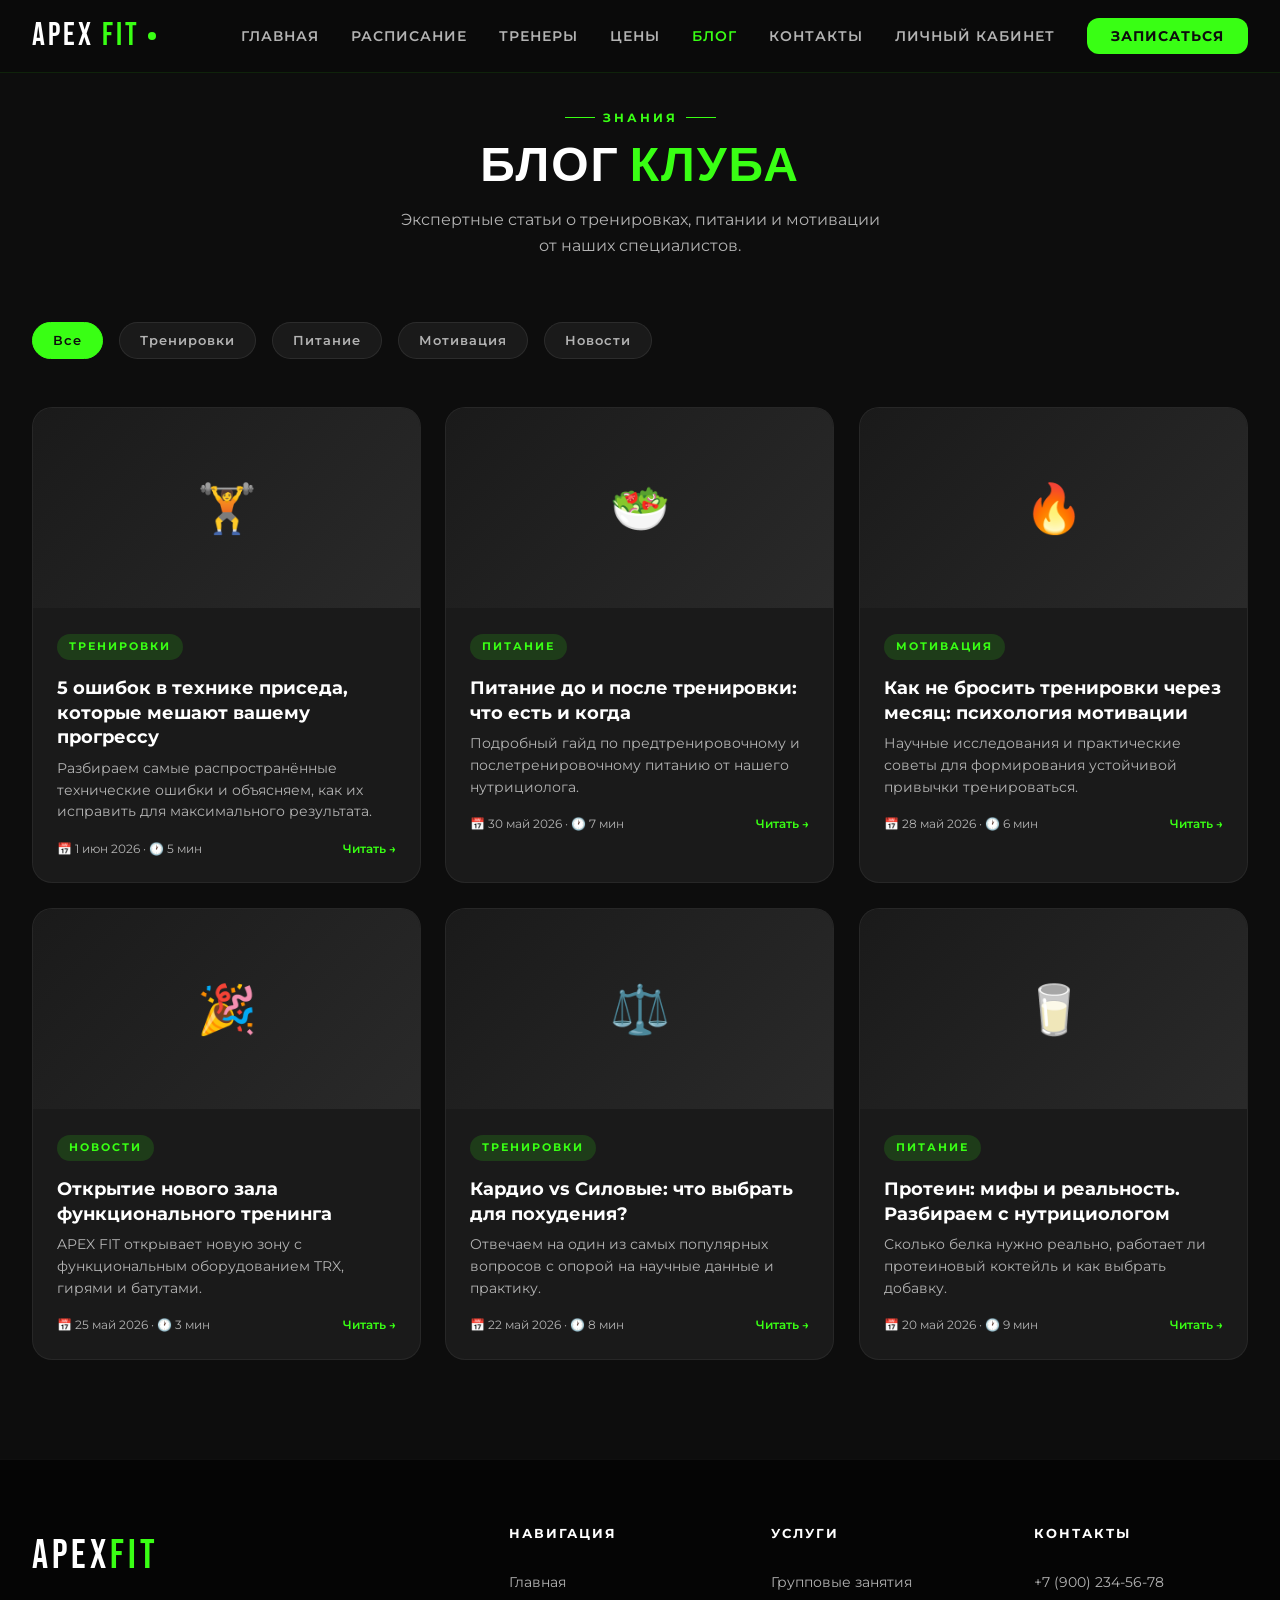
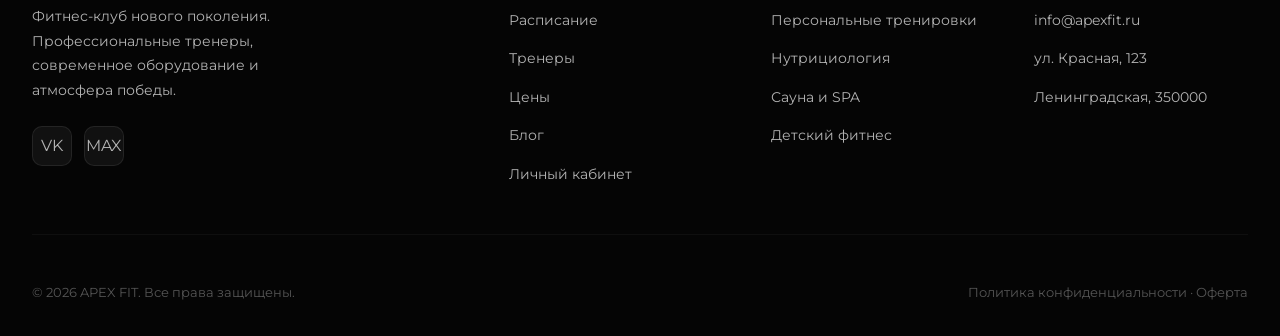
<file: blog.html>
<!DOCTYPE html>
<html lang="ru">
<head>
<meta charset="UTF-8">
<meta name="viewport" content="width=device-width, initial-scale=1.0">
<title>Блог — APEX FIT</title>
<link rel="preconnect" href="https://fonts.googleapis.com">
<link href="https://fonts.googleapis.com/css2?family=Montserrat:ital,wght@0,400;0,600;0,700;0,900;1,400&family=Bebas+Neue&display=swap" rel="stylesheet">
<link rel="stylesheet" href="style.css">
<!-- Фавикон — День 26-28 -->
<link rel="icon" type="image/x-icon" href="favicon.ico">
<link rel="icon" type="image/png" sizes="32x32" href="favicon-32x32.png">
<link rel="icon" type="image/png" sizes="16x16" href="favicon-16x16.png">
<link rel="apple-touch-icon" sizes="180x180" href="apple-touch-icon.png">
<link rel="mask-icon" href="safari-pinned-tab.svg" color="#39FF14">
<link rel="manifest" href="site.webmanifest">
<meta name="theme-color" content="#39FF14">
</head>
<body>

<nav class="nav" id="mainNav">
  <div class="nav-inner">
    <a href="index.html" class="logo">APEX<span>FIT</span><span class="logo-dot"></span></a>
    <ul class="nav-links">
      <li><a href="index.html">Главная</a></li>
      <li><a href="schedule.html">Расписание</a></li>
      <li><a href="coach.html">Тренеры</a></li>
      <li><a href="money.html">Цены</a></li>
      <li><a href="blog.html" class="active">Блог</a></li>
      <li><a href="contact.html">Контакты</a></li>
      <li><a href="profile.html">Личный кабинет</a></li>
      <li><a href="onlinezap.html" class="nav-cta">Записаться</a></li>
    </ul>
    <div class="hamburger"><span></span><span></span><span></span></div>
  </div>
</nav>

<div class="blog-section">
  <div class="section-header reveal">
    <div class="section-eyebrow">Знания</div>
    <h2 class="section-title">БЛОГ <span class="accent">КЛУБА</span></h2>
    <p class="section-desc">Экспертные статьи о тренировках, питании и мотивации от наших специалистов.</p>
  </div>
  <div class="schedule-filters reveal">
    <button class="filter-btn active" onclick="filterBlog('all', this)">Все</button>
    <button class="filter-btn" onclick="filterBlog('training', this)">Тренировки</button>
    <button class="filter-btn" onclick="filterBlog('nutrition', this)">Питание</button>
    <button class="filter-btn" onclick="filterBlog('motivation', this)">Мотивация</button>
    <button class="filter-btn" onclick="filterBlog('news', this)">Новости</button>
  </div>
  <div class="blog-grid" id="blogGrid"></div>
</div>

<footer class="footer">
  <div class="footer-inner">
    <div class="footer-top">
      <div class="footer-brand"><div class="footer-logo">APEX<span>FIT</span></div><p class="footer-tagline">Фитнес-клуб нового поколения. Профессиональные тренеры, современное оборудование и атмосфера победы.</p><div class="footer-socials"><a class="social-btn" href="#">VK</a><a class="social-btn" href="#">MAX</a></div></div>
      <div><div class="footer-col-title">Навигация</div><ul class="footer-links"><li><a href="index.html">Главная</a></li><li><a href="schedule.html">Расписание</a></li><li><a href="coach.html">Тренеры</a></li><li><a href="money.html">Цены</a></li><li><a href="blog.html">Блог</a></li><li><a href="profile.html">Личный кабинет</a></li></ul></div>
      <div><div class="footer-col-title">Услуги</div><ul class="footer-links"><li><a href="#">Групповые занятия</a></li><li><a href="#">Персональные тренировки</a></li><li><a href="#">Нутрициология</a></li><li><a href="#">Сауна и SPA</a></li><li><a href="#">Детский фитнес</a></li></ul></div>
      <div><div class="footer-col-title">Контакты</div><ul class="footer-links"><li><a href="tel:+79002345678">+7 (900) 234-56-78</a></li><li><a href="mailto:info@apexfit.ru">info@apexfit.ru</a></li><li><a href="#">ул. Красная, 123</a></li><li><a href="#">Ленинградская, 350000</a></li></ul></div>
    </div>
    <div class="footer-bottom"><span>© 2026 APEX FIT. Все права защищены.</span><span>Политика конфиденциальности · Оферта</span></div>
  </div>
</footer>

<div class="floating-cta" id="floatingCta"><a href="onlinezap.html" class="floating-btn">⚡ Записаться</a></div>

<div class="mobile-nav-bar">
  <div class="mobile-nav-items">
    <a href="index.html" class="mobile-nav-item"><span class="mobile-nav-icon">🏠</span>Главная</a>
    <a href="schedule.html" class="mobile-nav-item"><span class="mobile-nav-icon">📅</span>Расписание</a>
    <a href="onlinezap.html" class="mobile-nav-item"><span class="mobile-nav-icon">⚡</span>Запись</a>
    <a href="coach.html" class="mobile-nav-item"><span class="mobile-nav-icon">👤</span>Тренеры</a>
    <a href="money.html" class="mobile-nav-item"><span class="mobile-nav-icon">💳</span>Цены</a>
    <a href="profile.html" class="mobile-nav-item"><span class="mobile-nav-icon">👤</span>Кабинет</a>
  </div>
</div>

<script src="script.js"></script>
</body>
</html>
</file>
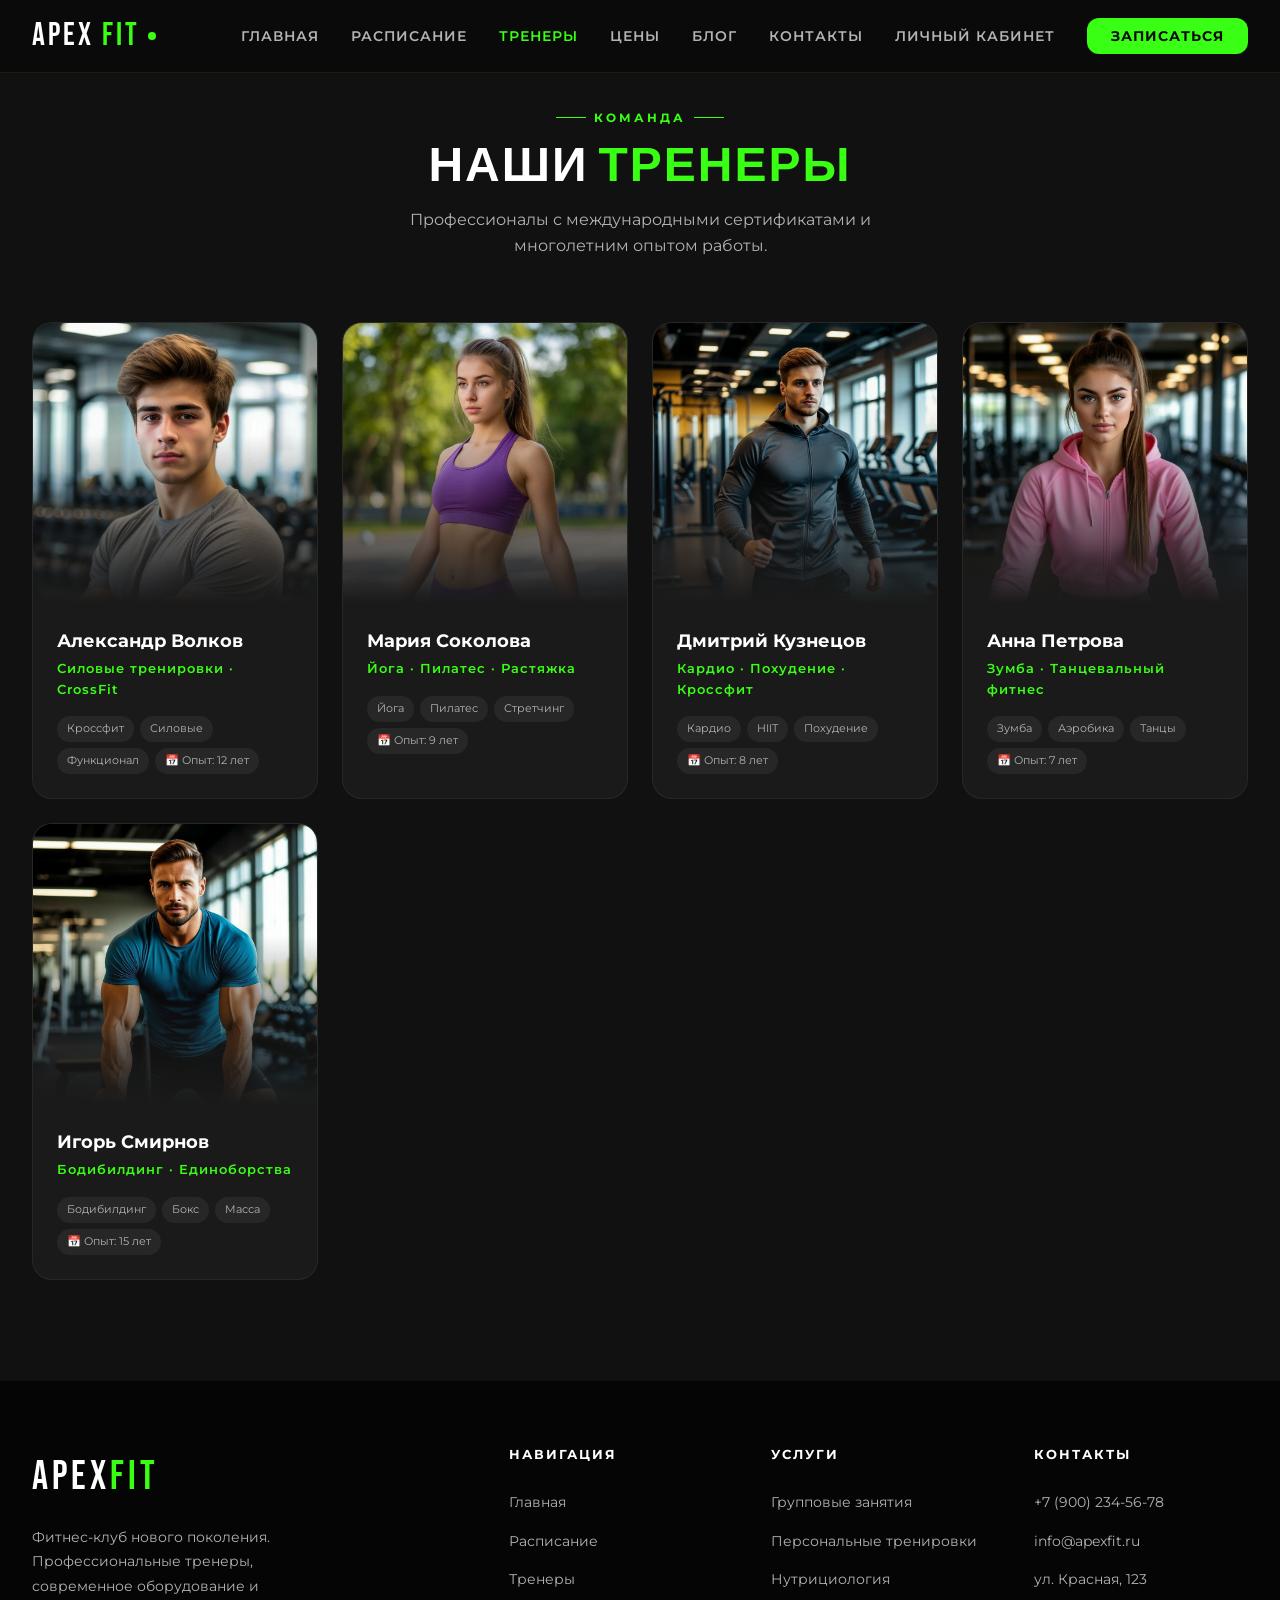
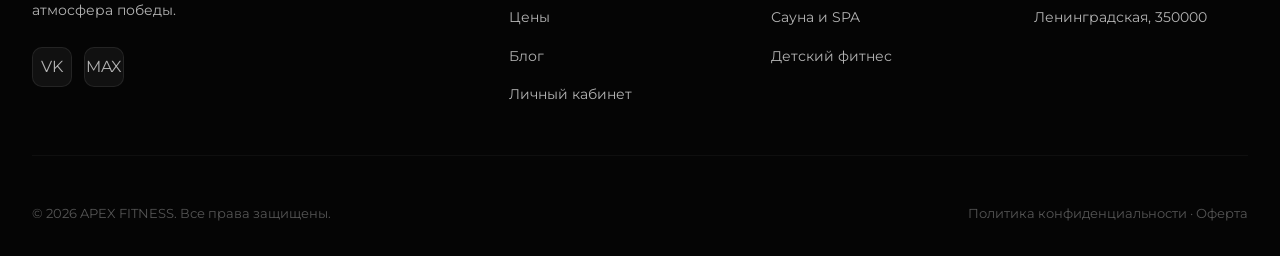
<file: coach.html>
<!DOCTYPE html>
<html lang="ru">
<head>
<meta charset="UTF-8">
<meta name="viewport" content="width=device-width, initial-scale=1.0">
<title>Тренеры — APEX FIT</title>
<link rel="preconnect" href="https://fonts.googleapis.com">
<link href="https://fonts.googleapis.com/css2?family=Montserrat:ital,wght@0,400;0,600;0,700;0,900;1,400&family=Bebas+Neue&display=swap" rel="stylesheet">
<link rel="stylesheet" href="style.css">
<!-- Фавикон — День 26-28 -->
<link rel="icon" type="image/x-icon" href="favicon.ico">
<link rel="icon" type="image/png" sizes="32x32" href="favicon-32x32.png">
<link rel="icon" type="image/png" sizes="16x16" href="favicon-16x16.png">
<link rel="apple-touch-icon" sizes="180x180" href="apple-touch-icon.png">
<link rel="mask-icon" href="safari-pinned-tab.svg" color="#39FF14">
<link rel="manifest" href="site.webmanifest">
<meta name="theme-color" content="#39FF14">
</head>
<body>

<nav class="nav" id="mainNav">
  <div class="nav-inner">
    <a href="index.html" class="logo">APEX<span>FIT</span><span class="logo-dot"></span></a>
    <ul class="nav-links">
      <li><a href="index.html">Главная</a></li>
      <li><a href="schedule.html">Расписание</a></li>
      <li><a href="coach.html" class="active">Тренеры</a></li>
      <li><a href="money.html">Цены</a></li>
      <li><a href="blog.html">Блог</a></li>
      <li><a href="contact.html">Контакты</a></li>
      <li><a href="profile.html">Личный кабинет</a></li>
      <li><a href="onlinezap.html" class="nav-cta">Записаться</a></li>
    </ul>
    <div class="hamburger"><span></span><span></span><span></span></div>
  </div>
</nav>

<div class="trainers-section">
  <div class="trainers-inner">
    <div class="section-header reveal">
      <div class="section-eyebrow">Команда</div>
      <h2 class="section-title">НАШИ <span class="accent">ТРЕНЕРЫ</span></h2>
      <p class="section-desc">Профессионалы с международными сертификатами и многолетним опытом работы.</p>
    </div>
    <div class="trainers-grid" id="trainersGrid"></div>
  </div>
</div>

<footer class="footer">
  <div class="footer-inner">
    <div class="footer-top">
      <div class="footer-brand"><div class="footer-logo">APEX<span>FIT</span></div><p class="footer-tagline">Фитнес-клуб нового поколения. Профессиональные тренеры, современное оборудование и атмосфера победы.</p><div class="footer-socials"><a class="social-btn" href="#">VK</a><a class="social-btn" href="#">MAX</a></div></div>
      <div><div class="footer-col-title">Навигация</div><ul class="footer-links"><li><a href="index.html">Главная</a></li><li><a href="schedule.html">Расписание</a></li><li><a href="coach.html">Тренеры</a></li><li><a href="money.html">Цены</a></li><li><a href="blog.html">Блог</a></li><li><a href="profile.html">Личный кабинет</a></li></ul></div>
      <div><div class="footer-col-title">Услуги</div><ul class="footer-links"><li><a href="#">Групповые занятия</a></li><li><a href="#">Персональные тренировки</a></li><li><a href="#">Нутрициология</a></li><li><a href="#">Сауна и SPA</a></li><li><a href="#">Детский фитнес</a></li></ul></div>
      <div><div class="footer-col-title">Контакты</div><ul class="footer-links"><li><a href="tel:+79002345678">+7 (900) 234-56-78</a></li><li><a href="mailto:info@apexfit.ru">info@apexfit.ru</a></li><li><a href="#">ул. Красная, 123</a></li><li><a href="#">Ленинградская, 350000</a></li></ul></div>
    </div>
    <div class="footer-bottom"><span>© 2026 APEX FITNESS. Все права защищены.</span><span>Политика конфиденциальности · Оферта</span></div>
  </div>
</footer>

<div class="floating-cta" id="floatingCta"><a href="onlinezap.html" class="floating-btn">⚡ Записаться</a></div>

<div class="mobile-nav-bar">
  <div class="mobile-nav-items">
    <a href="index.html" class="mobile-nav-item"><span class="mobile-nav-icon">🏠</span>Главная</a>
    <a href="schedule.html" class="mobile-nav-item"><span class="mobile-nav-icon">📅</span>Расписание</a>
    <a href="onlinezap.html" class="mobile-nav-item"><span class="mobile-nav-icon">⚡</span>Запись</a>
    <a href="coach.html" class="mobile-nav-item active"><span class="mobile-nav-icon">👤</span>Тренеры</a>
    <a href="money.html" class="mobile-nav-item"><span class="mobile-nav-icon">💳</span>Цены</a>
    <a href="profile.html" class="mobile-nav-item"><span class="mobile-nav-icon">👤</span>Кабинет</a>
  </div>
</div>

<script src="script.js"></script>
</body>
</html>
</file>
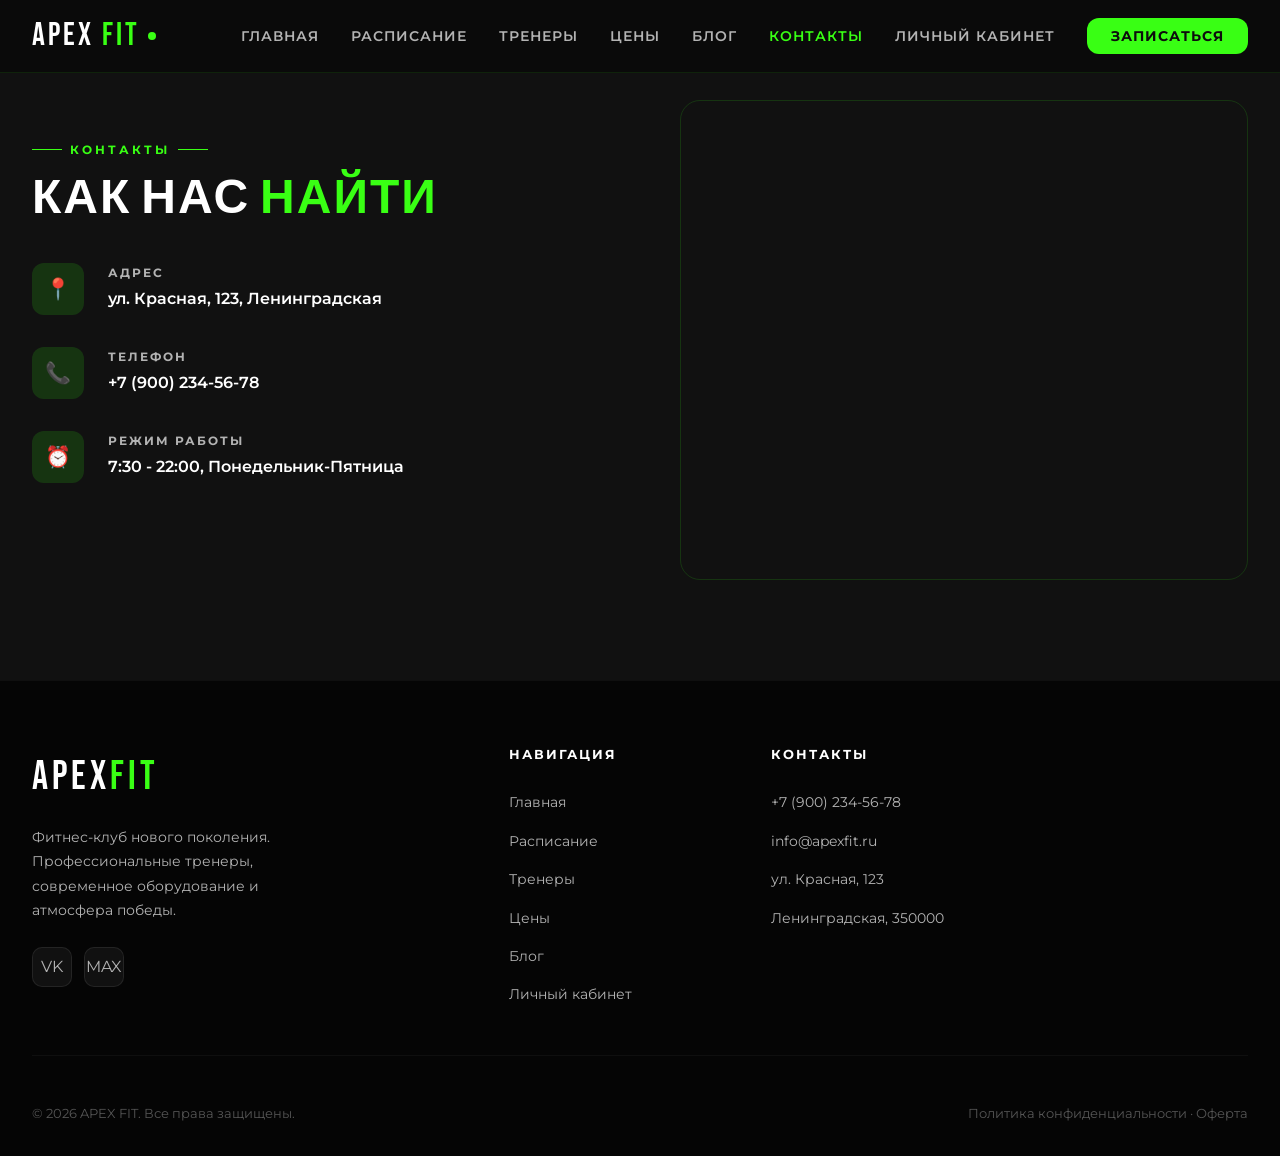
<file: contact.html>
<!DOCTYPE html>
<html lang="ru">
<head>
<meta charset="UTF-8">
<meta name="viewport" content="width=device-width, initial-scale=1.0">
<title>Контакты — APEX FIT</title>
<link rel="preconnect" href="https://fonts.googleapis.com">
<link href="https://fonts.googleapis.com/css2?family=Montserrat:ital,wght@0,400;0,600;0,700;0,900;1,400&family=Bebas+Neue&display=swap" rel="stylesheet">
<link rel="stylesheet" href="style.css">
<!-- Фавикон — День 26-28 -->
<link rel="icon" type="image/x-icon" href="favicon.ico">
<link rel="icon" type="image/png" sizes="32x32" href="favicon-32x32.png">
<link rel="icon" type="image/png" sizes="16x16" href="favicon-16x16.png">
<link rel="apple-touch-icon" sizes="180x180" href="apple-touch-icon.png">
<link rel="mask-icon" href="safari-pinned-tab.svg" color="#39FF14">
<link rel="manifest" href="site.webmanifest">
<meta name="theme-color" content="#39FF14">
</head>
<body>

<nav class="nav" id="mainNav">
  <div class="nav-inner">
    <a href="index.html" class="logo">APEX<span>FIT</span><span class="logo-dot"></span></a>
    <ul class="nav-links">
      <li><a href="index.html">Главная</a></li>
      <li><a href="schedule.html">Расписание</a></li>
      <li><a href="coach.html">Тренеры</a></li>
      <li><a href="money.html">Цены</a></li>
      <li><a href="blog.html">Блог</a></li>
      <li><a href="contact.html" class="active">Контакты</a></li>
      <li><a href="profile.html">Личный кабинет</a></li>
      <li><a href="onlinezap.html" class="nav-cta">Записаться</a></li>
    </ul>
    <div class="hamburger"><span></span><span></span><span></span></div>
  </div>
</nav>

<div class="contacts-section">
  <div class="contacts-inner">
    <div class="contact-info">
      <div class="section-eyebrow" style="margin-bottom:1rem;">Контакты</div>
      <h2 class="section-title reveal">КАК НАС <span class="accent">НАЙТИ</span></h2>
      <div class="contact-items">
        <div class="contact-item reveal"><div class="contact-icon">📍</div><div><div class="contact-label">Адрес</div><div class="contact-value">ул. Красная, 123, Ленинградская</div></div></div>
        <div class="contact-item reveal"><div class="contact-icon">📞</div><div><div class="contact-label">Телефон</div><a href="tel:+79002345678" class="contact-value">+7 (900) 234-56-78</a></div></div>
        <div class="contact-item reveal"><div class="contact-icon">⏰</div><div><div class="contact-label">Режим работы</div><div class="contact-value">7:30 - 22:00, Понедельник-Пятница</div></div></div>
      </div>
    </div>
    <div class="map-placeholder reveal" style="padding:0; overflow:hidden; background:transparent; border:1px solid rgba(57,255,20,0.15);">
      <iframe src="https://yandex.ru/map-widget/v1/?um=constructor%3A02cfc143e2cb8498f74d6943cbee974ee5fe9f87d104191b111ba70c7e0fe99e&amp;source=constructor" width="100%" height="100%" frameborder="0" loading="lazy" title="Карта — APEX FIT"></iframe>
    </div>
  </div>
</div>

<footer class="footer">
  <div class="footer-inner">
    <div class="footer-top">
      <div class="footer-brand"><div class="footer-logo">APEX<span>FIT</span></div><p class="footer-tagline">Фитнес-клуб нового поколения. Профессиональные тренеры, современное оборудование и атмосфера победы.</p><div class="footer-socials"><a class="social-btn" href="#">VK</a><a class="social-btn" href="#">MAX</a></div></div>
      <div><div class="footer-col-title">Навигация</div><ul class="footer-links"><li><a href="index.html">Главная</a></li><li><a href="schedule.html">Расписание</a></li><li><a href="coach.html">Тренеры</a></li><li><a href="money.html">Цены</a></li><li><a href="blog.html">Блог</a></li><li><a href="profile.html">Личный кабинет</a></li></ul></div>
      <div><div class="footer-col-title">Контакты</div><ul class="footer-links"><li><a href="tel:+79002345678">+7 (900) 234-56-78</a></li><li><a href="mailto:info@apexfit.ru">info@apexfit.ru</a></li><li><a href="#">ул. Красная, 123</a></li><li><a href="#">Ленинградская, 350000</a></li></ul></div>
    </div>
    <div class="footer-bottom"><span>© 2026 APEX FIT. Все права защищены.</span><span>Политика конфиденциальности · Оферта</span></div>
  </div>
</footer>

<div class="floating-cta" id="floatingCta"><a href="onlinezap.html" class="floating-btn">⚡ Записаться</a></div>

<div class="mobile-nav-bar">
  <div class="mobile-nav-items">
    <a href="index.html" class="mobile-nav-item"><span class="mobile-nav-icon">🏠</span>Главная</a>
    <a href="schedule.html" class="mobile-nav-item"><span class="mobile-nav-icon">📅</span>Расписание</a>
    <a href="onlinezap.html" class="mobile-nav-item"><span class="mobile-nav-icon">⚡</span>Запись</a>
    <a href="coach.html" class="mobile-nav-item"><span class="mobile-nav-icon">👤</span>Тренеры</a>
    <a href="money.html" class="mobile-nav-item"><span class="mobile-nav-icon">💳</span>Цены</a>
    <a href="profile.html" class="mobile-nav-item"><span class="mobile-nav-icon">👤</span>Кабинет</a>
  </div>
</div>

<script src="script.js"></script>
</body>
</html>
</file>
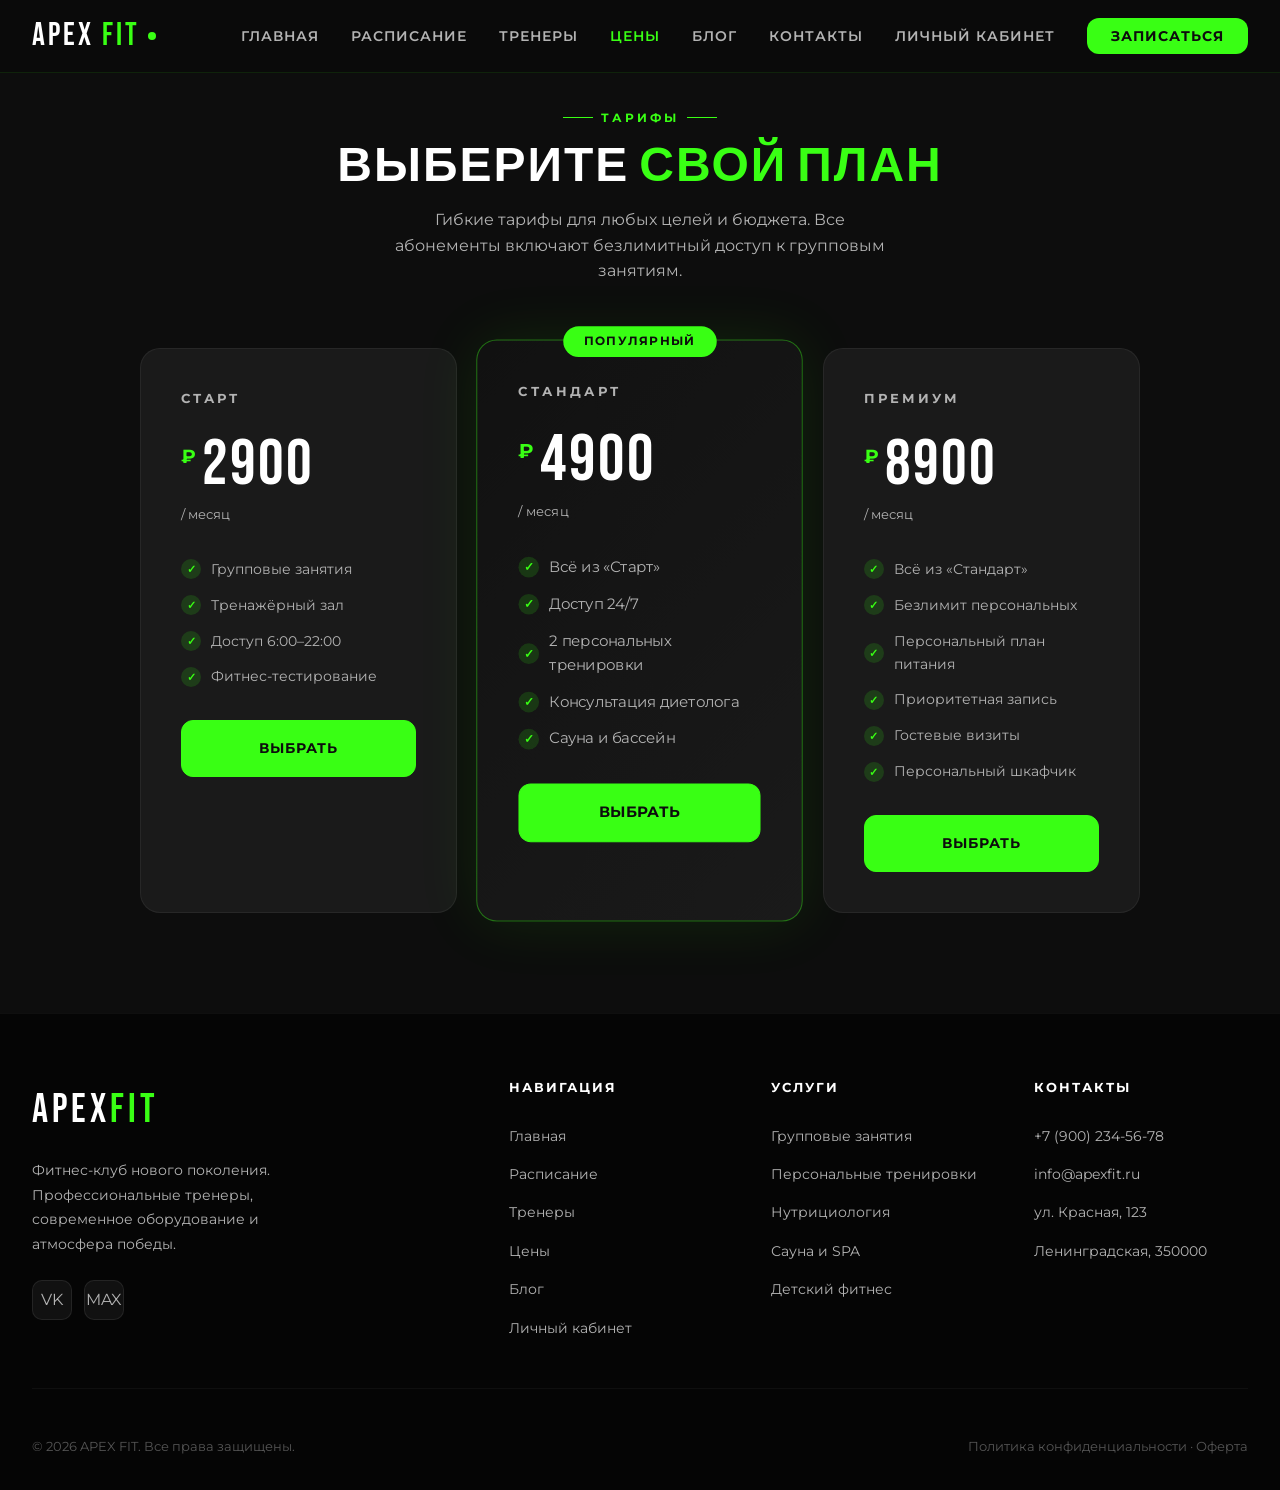
<file: money.html>
<!DOCTYPE html>
<html lang="ru">
<head>
<meta charset="UTF-8">
<meta name="viewport" content="width=device-width, initial-scale=1.0">
<title>Цены — APEX FIT</title>
<link rel="preconnect" href="https://fonts.googleapis.com">
<link href="https://fonts.googleapis.com/css2?family=Montserrat:ital,wght@0,400;0,600;0,700;0,900;1,400&family=Bebas+Neue&display=swap" rel="stylesheet">
<link rel="stylesheet" href="style.css">
<!-- Фавикон — День 26-28 -->
<link rel="icon" type="image/x-icon" href="favicon.ico">
<link rel="icon" type="image/png" sizes="32x32" href="favicon-32x32.png">
<link rel="icon" type="image/png" sizes="16x16" href="favicon-16x16.png">
<link rel="apple-touch-icon" sizes="180x180" href="apple-touch-icon.png">
<link rel="mask-icon" href="safari-pinned-tab.svg" color="#39FF14">
<link rel="manifest" href="site.webmanifest">
<meta name="theme-color" content="#39FF14">
</head>
<body>

<nav class="nav" id="mainNav">
  <div class="nav-inner">
    <a href="index.html" class="logo">APEX<span>FIT</span><span class="logo-dot"></span></a>
    <ul class="nav-links">
      <li><a href="index.html">Главная</a></li>
      <li><a href="schedule.html">Расписание</a></li>
      <li><a href="coach.html">Тренеры</a></li>
      <li><a href="money.html" class="active">Цены</a></li>
      <li><a href="blog.html">Блог</a></li>
      <li><a href="contact.html">Контакты</a></li>
      <li><a href="profile.html">Личный кабинет</a></li>
      <li><a href="onlinezap.html" class="nav-cta">Записаться</a></li>
    </ul>
    <div class="hamburger"><span></span><span></span><span></span></div>
  </div>
</nav>

<div class="pricing-section">
  <div class="section-header reveal">
    <div class="section-eyebrow">Тарифы</div>
    <h2 class="section-title">ВЫБЕРИТЕ <span class="accent">СВОЙ ПЛАН</span></h2>
    <p class="section-desc">Гибкие тарифы для любых целей и бюджета. Все абонементы включают безлимитный доступ к групповым занятиям.</p>
  </div>
  <div class="pricing-grid reveal">
    <div class="price-card">
      <div class="price-name">Старт</div>
      <div class="price-amount"><span class="price-currency">₽</span><span class="price-value">2900</span></div>
      <div class="price-period">/ месяц</div>
      <ul class="price-features">
        <li>Групповые занятия</li>
        <li>Тренажёрный зал</li>
        <li>Доступ 6:00–22:00</li>
        <li>Фитнес-тестирование</li>
      </ul>
      <a href="onlinezap.html" class="btn-primary" style="width:100%;border-width:1px">Выбрать</a>
    </div>
    <!-- Разделитель: opacity 0.12 — единый стандарт проекта (День 19) -->
    <hr style="border:none;border-top:1px solid rgba(255,255,255,0.12);display:none;">
    <div class="price-card featured">
      <div class="price-badge">Популярный</div>
      <div class="price-name">Стандарт</div>
      <div class="price-amount"><span class="price-currency">₽</span><span class="price-value">4900</span></div>
      <div class="price-period">/ месяц</div>
      <ul class="price-features">
        <li>Всё из «Старт»</li>
        <li>Доступ 24/7</li>
        <li>2 персональных тренировки</li>
        <li>Консультация диетолога</li>
        <li>Сауна и бассейн</li>
      </ul>
      <a href="onlinezap.html" class="btn-primary" style="width:100%;border-width:1px">Выбрать</a>
    </div>
    <div class="price-card">
      <div class="price-name">Премиум</div>
      <div class="price-amount"><span class="price-currency">₽</span><span class="price-value">8900</span></div>
      <div class="price-period">/ месяц</div>
      <ul class="price-features">
        <li>Всё из «Стандарт»</li>
        <li>Безлимит персональных</li>
        <li>Персональный план питания</li>
        <li>Приоритетная запись</li>
        <li>Гостевые визиты</li>
        <li>Персональный шкафчик</li>
      </ul>
      <a href="onlinezap.html" class="btn-primary" style="width:100%;border-width:1px">Выбрать</a>
    </div>
  </div>
</div>

<footer class="footer">
  <div class="footer-inner">
    <div class="footer-top">
      <div class="footer-brand"><div class="footer-logo">APEX<span>FIT</span></div><p class="footer-tagline">Фитнес-клуб нового поколения. Профессиональные тренеры, современное оборудование и атмосфера победы.</p><div class="footer-socials"><a class="social-btn" href="#">VK</a><a class="social-btn" href="#">MAX</a></div></div>
      <div><div class="footer-col-title">Навигация</div><ul class="footer-links"><li><a href="index.html">Главная</a></li><li><a href="schedule.html">Расписание</a></li><li><a href="coach.html">Тренеры</a></li><li><a href="money.html">Цены</a></li><li><a href="blog.html">Блог</a></li><li><a href="profile.html">Личный кабинет</a></li></ul></div>
      <div><div class="footer-col-title">Услуги</div><ul class="footer-links"><li><a href="#">Групповые занятия</a></li><li><a href="#">Персональные тренировки</a></li><li><a href="#">Нутрициология</a></li><li><a href="#">Сауна и SPA</a></li><li><a href="#">Детский фитнес</a></li></ul></div>
      <div><div class="footer-col-title">Контакты</div><ul class="footer-links"><li><a href="tel:+79002345678">+7 (900) 234-56-78</a></li><li><a href="mailto:info@apexfit.ru">info@apexfit.ru</a></li><li><a href="#">ул. Красная, 123</a></li><li><a href="#">Ленинградская, 350000</a></li></ul></div>
    </div>
    <div class="footer-bottom"><span>© 2026 APEX FIT. Все права защищены.</span><span>Политика конфиденциальности · Оферта</span></div>
  </div>
</footer>

<div class="floating-cta" id="floatingCta"><a href="onlinezap.html" class="floating-btn">⚡ Записаться</a></div>

<div class="mobile-nav-bar">
  <div class="mobile-nav-items">
    <a href="index.html" class="mobile-nav-item"><span class="mobile-nav-icon">🏠</span>Главная</a>
    <a href="schedule.html" class="mobile-nav-item"><span class="mobile-nav-icon">📅</span>Расписание</a>
    <a href="onlinezap.html" class="mobile-nav-item"><span class="mobile-nav-icon">⚡</span>Запись</a>
    <a href="coach.html" class="mobile-nav-item"><span class="mobile-nav-icon">👤</span>Тренеры</a>
    <a href="money.html" class="mobile-nav-item active"><span class="mobile-nav-icon">💳</span>Цены</a>
    <a href="profile.html" class="mobile-nav-item"><span class="mobile-nav-icon">👤</span>Кабинет</a>
  </div>
</div>

<script src="script.js"></script>
</body>
</html>
</file>
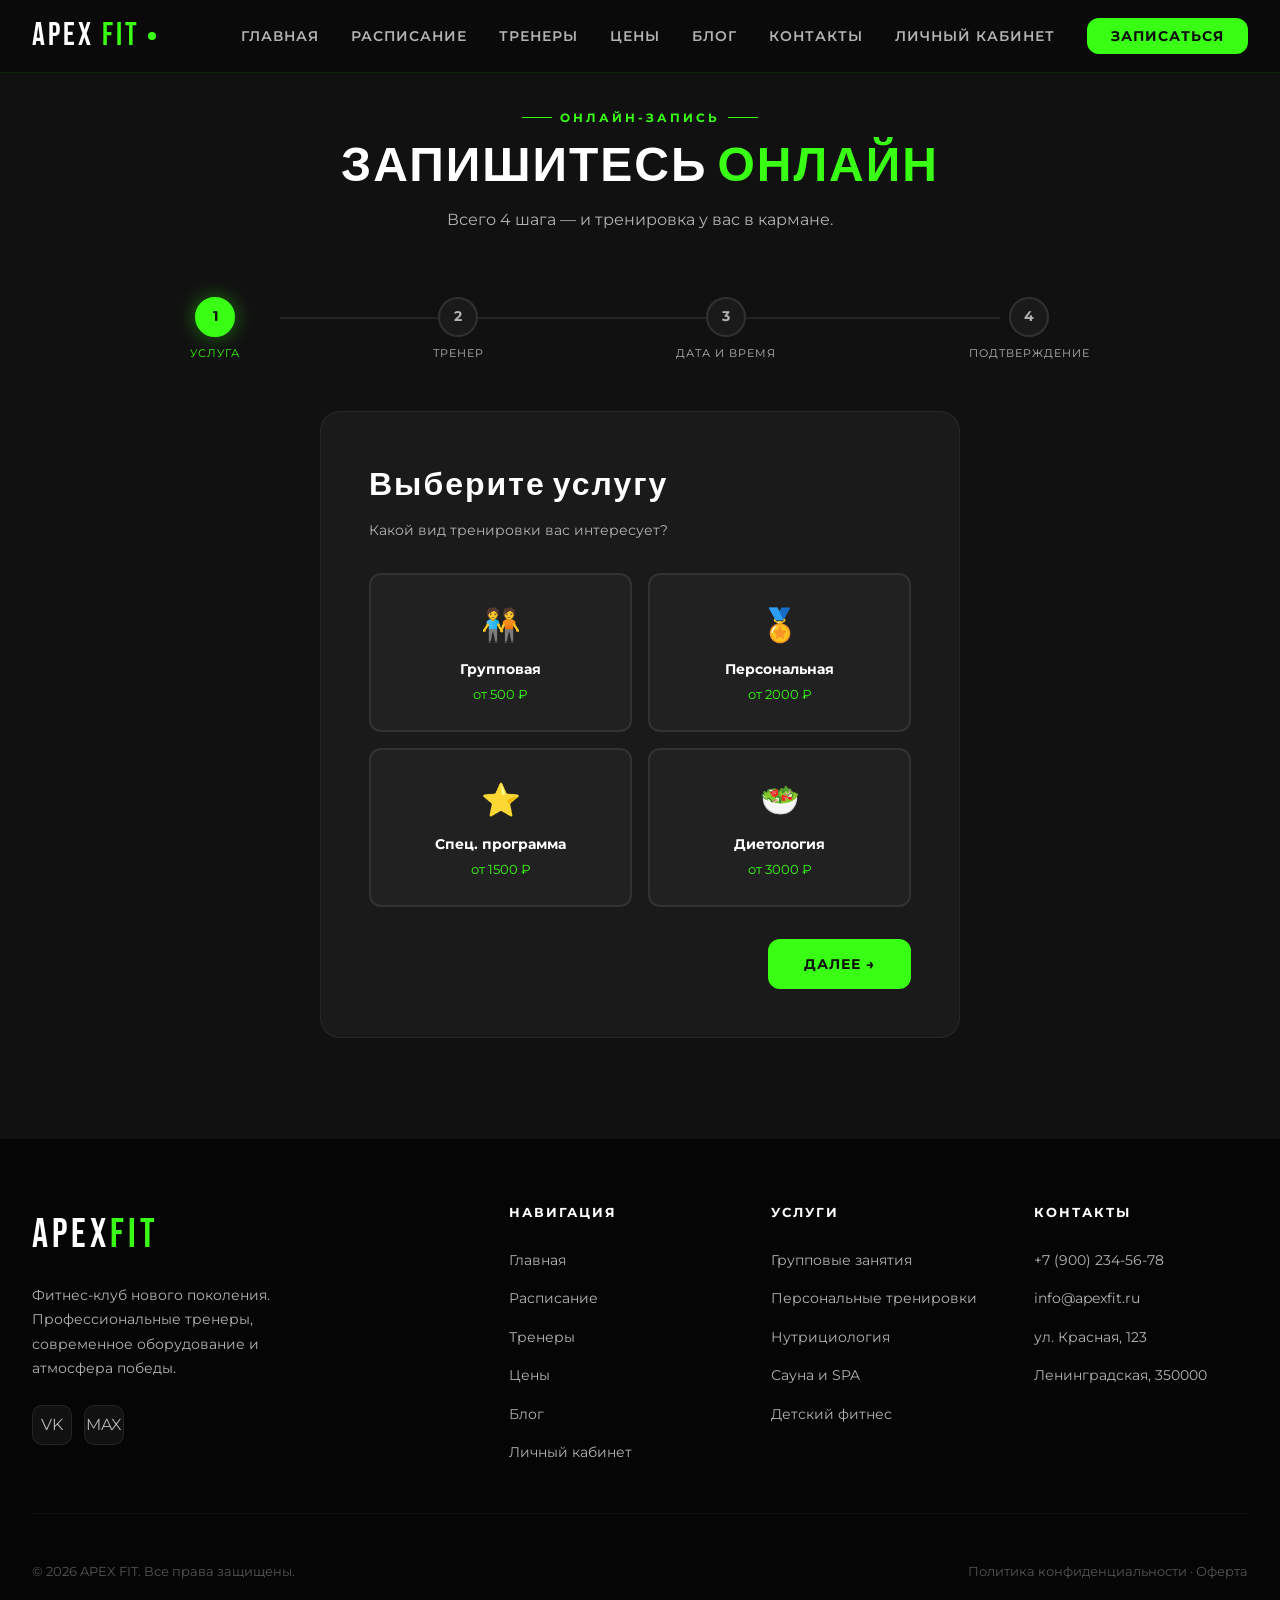
<file: onlinezap.html>
<!DOCTYPE html>
<html lang="ru">
<head>
<meta charset="UTF-8">
<meta name="viewport" content="width=device-width, initial-scale=1.0">
<title>Онлайн-запись — APEX FIT</title>
<link rel="preconnect" href="https://fonts.googleapis.com">
<link href="https://fonts.googleapis.com/css2?family=Montserrat:ital,wght@0,400;0,600;0,700;0,900;1,400&family=Bebas+Neue&display=swap" rel="stylesheet">
<link rel="stylesheet" href="style.css">
<!-- Фавикон — День 26-28 -->
<link rel="icon" type="image/x-icon" href="favicon.ico">
<link rel="icon" type="image/png" sizes="32x32" href="favicon-32x32.png">
<link rel="icon" type="image/png" sizes="16x16" href="favicon-16x16.png">
<link rel="apple-touch-icon" sizes="180x180" href="apple-touch-icon.png">
<link rel="mask-icon" href="safari-pinned-tab.svg" color="#39FF14">
<link rel="manifest" href="site.webmanifest">
<meta name="theme-color" content="#39FF14">
</head>
<body>

<nav class="nav" id="mainNav">
  <div class="nav-inner">
    <a href="index.html" class="logo">APEX<span>FIT</span><span class="logo-dot"></span></a>
    <ul class="nav-links">
      <li><a href="index.html">Главная</a></li>
      <li><a href="schedule.html">Расписание</a></li>
      <li><a href="coach.html">Тренеры</a></li>
      <li><a href="money.html">Цены</a></li>
      <li><a href="blog.html">Блог</a></li>
      <li><a href="contact.html">Контакты</a></li>
      <li><a href="profile.html">Личный кабинет</a></li>
      <li><a href="onlinezap.html" class="nav-cta active">Записаться</a></li>
    </ul>
    <div class="hamburger"><span></span><span></span><span></span></div>
  </div>
</nav>

<div class="booking-section">
  <div class="booking-inner">
    <div class="section-header reveal">
      <div class="section-eyebrow">Онлайн-запись</div>
      <h2 class="section-title">ЗАПИШИТЕСЬ <span class="accent">ОНЛАЙН</span></h2>
      <p class="section-desc">Всего 4 шага — и тренировка у вас в кармане.</p>
    </div>

    <div class="booking-steps reveal">
      <div class="step-item active" id="step-1"><div class="step-num">1</div><div class="step-label">Услуга</div></div>
      <div class="step-item" id="step-2"><div class="step-num">2</div><div class="step-label">Тренер</div></div>
      <div class="step-item" id="step-3"><div class="step-num">3</div><div class="step-label">Дата и время</div></div>
      <div class="step-item" id="step-4"><div class="step-num">4</div><div class="step-label">Подтверждение</div></div>
    </div>

    <div class="booking-form reveal">
      <!-- Step 1 -->
      <div class="form-step active" id="formStep1">
        <h3 class="form-title">Выберите услугу</h3>
        <p class="form-subtitle">Какой вид тренировки вас интересует?</p>
        <div class="service-options" id="serviceOptions">
          <div class="service-option" onclick="selectService(this, 'Групповая тренировка')"><div class="service-icon">🧑‍🤝‍🧑</div><div class="service-name">Групповая</div><div class="service-price">от 500 ₽</div></div>
          <div class="service-option" onclick="selectService(this, 'Персональная тренировка')"><div class="service-icon">🏅</div><div class="service-name">Персональная</div><div class="service-price">от 2000 ₽</div></div>
          <div class="service-option" onclick="selectService(this, 'Спец. программа')"><div class="service-icon">⭐</div><div class="service-name">Спец. программа</div><div class="service-price">от 1500 ₽</div></div>
          <div class="service-option" onclick="selectService(this, 'Консультация диетолога')"><div class="service-icon">🥗</div><div class="service-name">Диетология</div><div class="service-price">от 3000 ₽</div></div>
        </div>
        <div class="form-nav"><div></div><button class="btn-primary" onclick="nextStep(2)">Далее →</button></div>
      </div>

      <!-- Step 2 -->
      <div class="form-step" id="formStep2">
        <h3 class="form-title">Выберите тренера</h3>
        <p class="form-subtitle">Выберите специалиста или оставьте на наш выбор</p>
        <div class="service-options" id="trainerOptions">
          <div class="service-option" onclick="selectService(this, 'Любой доступный')"><div class="service-icon">🎲</div><div class="service-name">Любой доступный</div><div class="service-price">Мы подберём</div></div>
          <div class="service-option" onclick="selectService(this, 'Александр Волков')"><div class="service-icon">💪</div><div class="service-name">Александр Волков</div><div class="service-price">Силовые</div></div>
          <div class="service-option" onclick="selectService(this, 'Мария Соколова')"><div class="service-icon">🧘</div><div class="service-name">Мария Соколова</div><div class="service-price">Йога / Пилатес</div></div>
          <div class="service-option" onclick="selectService(this, 'Дмитрий Кузнецов')"><div class="service-icon">🏃</div><div class="service-name">Дмитрий Кузнецов</div><div class="service-price">Кардио / Кроссфит</div></div>
        </div>
        <div class="form-nav"><button class="btn-back" onclick="prevStep(1)">← Назад</button><button class="btn-primary" onclick="nextStep(3)">Далее →</button></div>
      </div>

      <!-- Step 3 -->
      <div class="form-step" id="formStep3">
        <h3 class="form-title">Выберите дату и время</h3>
        <p class="form-subtitle">Доступные слоты для выбранного тренера</p>
        <div class="cal-month"><button class="cal-nav-btn" onclick="changeMonth(-1)">‹</button><div class="cal-month-name" id="calMonthName"></div><button class="cal-nav-btn" onclick="changeMonth(1)">›</button></div>
        <div class="calendar-grid" id="calendarGrid"></div>
        <p style="font-size:0.85rem; color:var(--gray); margin-bottom:1rem; font-weight:600; text-transform:uppercase; letter-spacing:1px;">Доступное время</p>
        <div class="time-slots" id="timeSlots"></div>
        <div class="form-nav"><button class="btn-back" onclick="prevStep(2)">← Назад</button><button class="btn-primary" onclick="nextStep(4)">Далее →</button></div>
      </div>

      <!-- Step 4 -->
      <div class="form-step" id="formStep4">
        <h3 class="form-title">Подтверждение</h3>
        <p class="form-subtitle">Проверьте данные и введите контактную информацию</p>
        <div class="confirm-summary"><div class="confirm-row"><span class="confirm-label">Услуга</span><span class="confirm-val" id="confirmService">—</span></div><div class="confirm-row"><span class="confirm-label">Тренер</span><span class="confirm-val" id="confirmTrainer">—</span></div><div class="confirm-row"><span class="confirm-label">Дата</span><span class="confirm-val" id="confirmDate">—</span></div><div class="confirm-row"><span class="confirm-label">Время</span><span class="confirm-val" id="confirmTime">—</span></div></div>
        <div class="form-row"><div class="form-group"><label>Имя</label><input type="text" id="inputName" placeholder="Ваше имя"></div><div class="form-group"><label>Телефон</label><input type="tel" id="inputPhone" placeholder="+7 (___) ___-__-__"></div></div>
        <div class="form-group" style="margin-bottom:1rem;"><label>Email</label><input type="email" id="inputEmail" placeholder="example@mail.ru"></div>
        <div class="form-nav"><button class="btn-back" onclick="prevStep(3)">← Назад</button><button class="btn-primary" onclick="submitBooking()">✓ Подтвердить запись</button></div>
      </div>

      <!-- Success -->
      <div class="form-step" id="formStepSuccess">
        <div class="success-message"><div class="success-icon">🎉</div><div class="success-title">ЗАПИСЬ ПОДТВЕРЖДЕНА!</div><p class="success-desc">Мы отправили подтверждение на ваш email. До встречи в зале!</p><button class="btn-primary" style="margin-top:2rem;" onclick="resetBooking()">Записаться ещё раз</button></div>
      </div>
    </div>
  </div>
</div>

<footer class="footer">
  <div class="footer-inner">
    <div class="footer-top">
      <div class="footer-brand"><div class="footer-logo">APEX<span>FIT</span></div><p class="footer-tagline">Фитнес-клуб нового поколения. Профессиональные тренеры, современное оборудование и атмосфера победы.</p><div class="footer-socials"><a class="social-btn" href="#">VK</a><a class="social-btn" href="#">MAX</a></div></div>
      <div><div class="footer-col-title">Навигация</div><ul class="footer-links"><li><a href="index.html">Главная</a></li><li><a href="schedule.html">Расписание</a></li><li><a href="coach.html">Тренеры</a></li><li><a href="money.html">Цены</a></li><li><a href="blog.html">Блог</a></li><li><a href="profile.html">Личный кабинет</a></li></ul></div>
      <div><div class="footer-col-title">Услуги</div><ul class="footer-links"><li><a href="#">Групповые занятия</a></li><li><a href="#">Персональные тренировки</a></li><li><a href="#">Нутрициология</a></li><li><a href="#">Сауна и SPA</a></li><li><a href="#">Детский фитнес</a></li></ul></div>
      <div><div class="footer-col-title">Контакты</div><ul class="footer-links"><li><a href="tel:+79002345678">+7 (900) 234-56-78</a></li><li><a href="mailto:info@apexfit.ru">info@apexfit.ru</a></li><li><a href="#">ул. Красная, 123</a></li><li><a href="#">Ленинградская, 350000</a></li></ul></div>
    </div>
    <div class="footer-bottom"><span>© 2026 APEX FIT. Все права защищены.</span><span>Политика конфиденциальности · Оферта</span></div>
  </div>
</footer>

<div class="mobile-nav-bar">
  <div class="mobile-nav-items">
    <a href="index.html" class="mobile-nav-item"><span class="mobile-nav-icon">🏠</span>Главная</a>
    <a href="schedule.html" class="mobile-nav-item"><span class="mobile-nav-icon">📅</span>Расписание</a>
    <a href="onlinezap.html" class="mobile-nav-item active"><span class="mobile-nav-icon">⚡</span>Запись</a>
    <a href="coach.html" class="mobile-nav-item"><span class="mobile-nav-icon">👤</span>Тренеры</a>
    <a href="money.html" class="mobile-nav-item"><span class="mobile-nav-icon">💳</span>Цены</a>
    <a href="profile.html" class="mobile-nav-item"><span class="mobile-nav-icon">👤</span>Кабинет</a>
  </div>
</div>

<script src="script.js"></script>
</body>
</html>
</file>
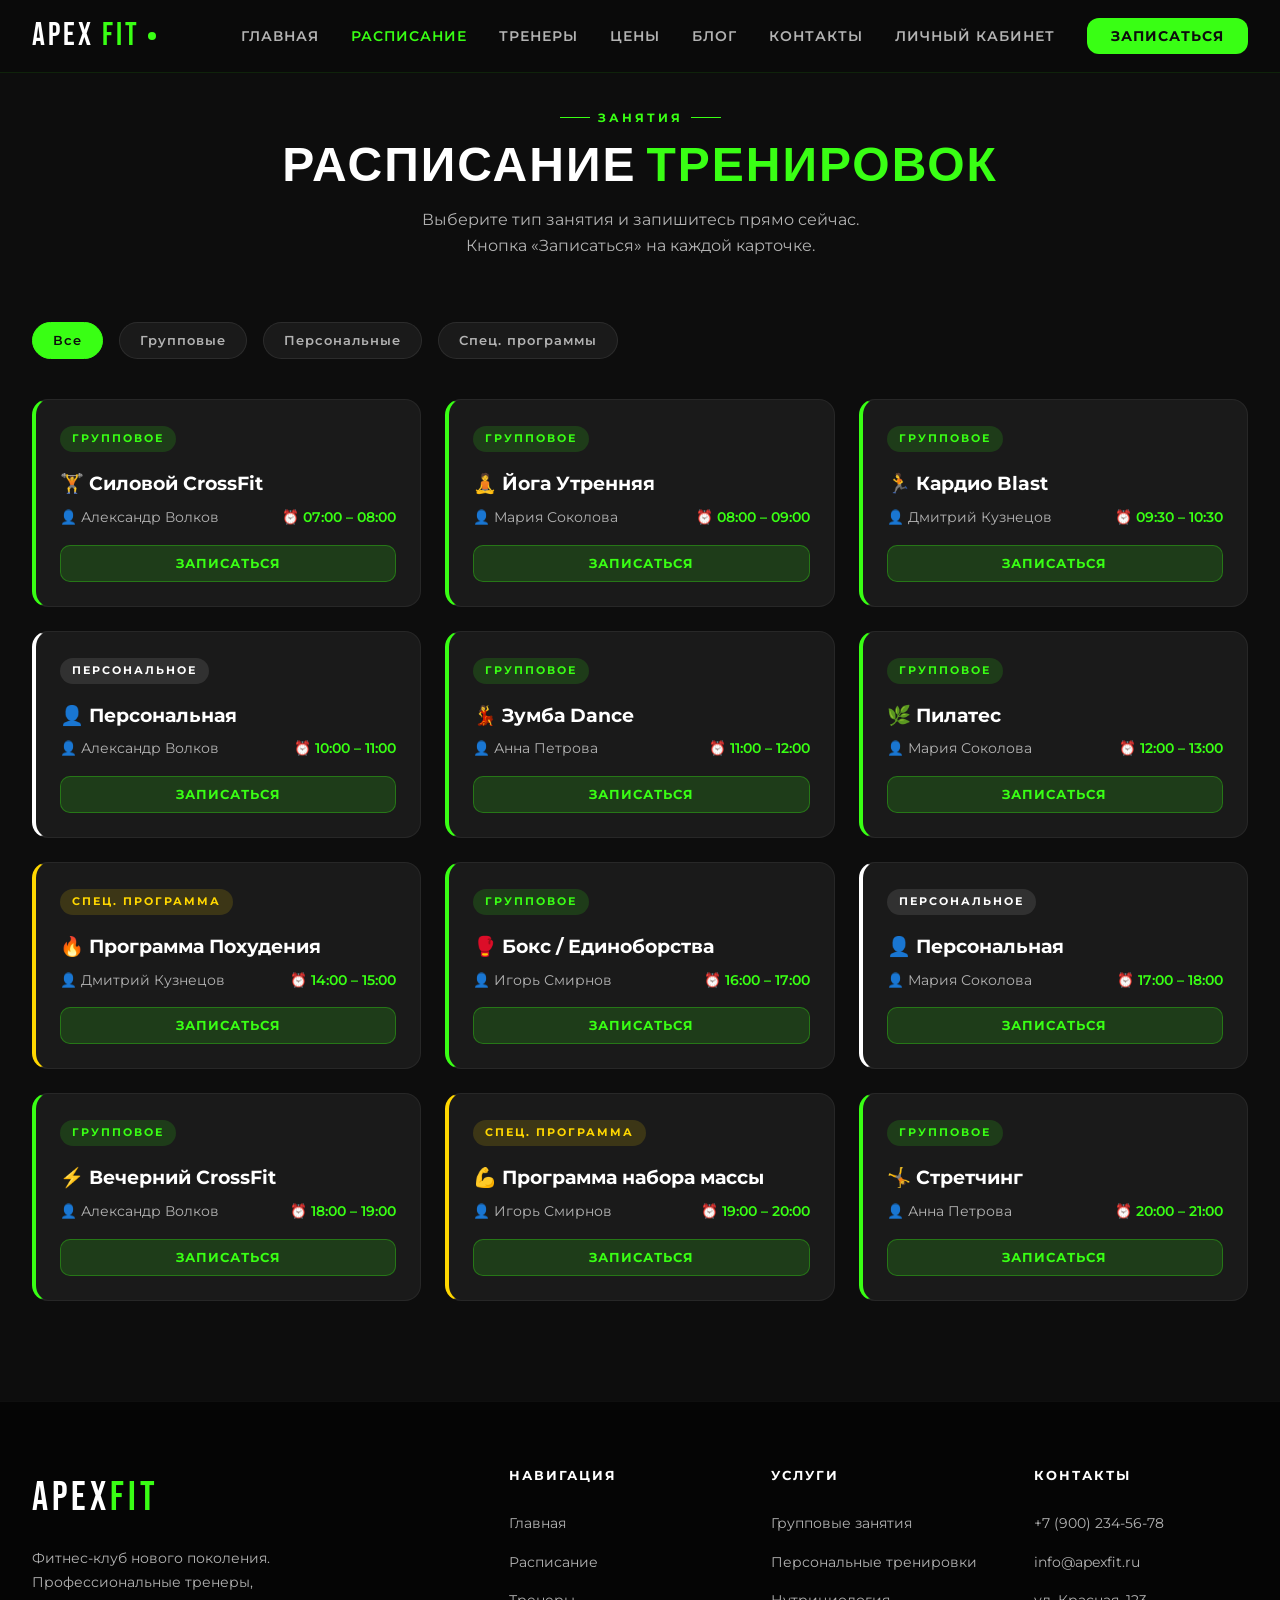
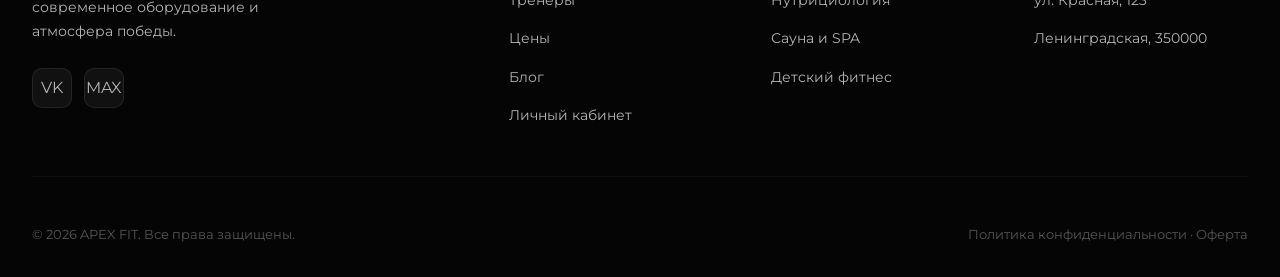
<file: schedule.html>
<!DOCTYPE html>
<html lang="ru">
<head>
<meta charset="UTF-8">
<meta name="viewport" content="width=device-width, initial-scale=1.0">
<title>Расписание — APEX FIT</title>
<link rel="preconnect" href="https://fonts.googleapis.com">
<link href="https://fonts.googleapis.com/css2?family=Montserrat:ital,wght@0,400;0,600;0,700;0,900;1,400&family=Bebas+Neue&display=swap" rel="stylesheet">
<link rel="stylesheet" href="style.css">
<!-- Фавикон — День 26-28 -->
<link rel="icon" type="image/x-icon" href="favicon.ico">
<link rel="icon" type="image/png" sizes="32x32" href="favicon-32x32.png">
<link rel="icon" type="image/png" sizes="16x16" href="favicon-16x16.png">
<link rel="apple-touch-icon" sizes="180x180" href="apple-touch-icon.png">
<link rel="mask-icon" href="safari-pinned-tab.svg" color="#39FF14">
<link rel="manifest" href="site.webmanifest">
<meta name="theme-color" content="#39FF14">
</head>
<body>

<nav class="nav" id="mainNav">
  <div class="nav-inner">
    <a href="index.html" class="logo">APEX<span>FIT</span><span class="logo-dot"></span></a>
    <ul class="nav-links">
      <li><a href="index.html">Главная</a></li>
      <li><a href="schedule.html" class="active">Расписание</a></li>
      <li><a href="coach.html">Тренеры</a></li>
      <li><a href="money.html">Цены</a></li>
      <li><a href="blog.html">Блог</a></li>
      <li><a href="contact.html">Контакты</a></li>
      <li><a href="profile.html">Личный кабинет</a></li>
      <li><a href="onlinezap.html" class="nav-cta">Записаться</a></li>
    </ul>
    <div class="hamburger"><span></span><span></span><span></span></div>
  </div>
</nav>

<div class="schedule-section">
  <div class="section-header reveal">
    <div class="section-eyebrow">Занятия</div>
    <h2 class="section-title">РАСПИСАНИЕ <span class="accent">ТРЕНИРОВОК</span></h2>
    <p class="section-desc">Выберите тип занятия и запишитесь прямо сейчас. Кнопка «Записаться» на каждой карточке.</p>
  </div>
  <div class="schedule-filters reveal">
    <button class="filter-btn active" onclick="filterSchedule('all', this)">Все</button>
    <button class="filter-btn" onclick="filterSchedule('group', this)">Групповые</button>
    <button class="filter-btn" onclick="filterSchedule('personal', this)">Персональные</button>
    <button class="filter-btn" onclick="filterSchedule('special', this)">Спец. программы</button>
  </div>
  <div class="schedule-grid" id="scheduleGrid"></div>
</div>

<footer class="footer">
  <div class="footer-inner">
    <div class="footer-top">
      <div class="footer-brand"><div class="footer-logo">APEX<span>FIT</span></div><p class="footer-tagline">Фитнес-клуб нового поколения. Профессиональные тренеры, современное оборудование и атмосфера победы.</p><div class="footer-socials"><a class="social-btn" href="#">VK</a><a class="social-btn" href="#">MAX</a></div></div>
      <div><div class="footer-col-title">Навигация</div><ul class="footer-links"><li><a href="index.html">Главная</a></li><li><a href="schedule.html">Расписание</a></li><li><a href="coach.html">Тренеры</a></li><li><a href="money.html">Цены</a></li><li><a href="blog.html">Блог</a></li><li><a href="profile.html">Личный кабинет</a></li></ul></div>
      <div><div class="footer-col-title">Услуги</div><ul class="footer-links"><li><a href="#">Групповые занятия</a></li><li><a href="#">Персональные тренировки</a></li><li><a href="#">Нутрициология</a></li><li><a href="#">Сауна и SPA</a></li><li><a href="#">Детский фитнес</a></li></ul></div>
      <div><div class="footer-col-title">Контакты</div><ul class="footer-links"><li><a href="tel:+79002345678">+7 (900) 234-56-78</a></li><li><a href="mailto:info@apexfit.ru">info@apexfit.ru</a></li><li><a href="#">ул. Красная, 123</a></li><li><a href="#">Ленинградская, 350000</a></li></ul></div>
    </div>
    <div class="footer-bottom"><span>© 2026 APEX FIT. Все права защищены.</span><span>Политика конфиденциальности · Оферта</span></div>
  </div>
</footer>

<div class="floating-cta" id="floatingCta"><a href="onlinezap.html" class="floating-btn">⚡ Записаться</a></div>

<div class="mobile-nav-bar">
  <div class="mobile-nav-items">
    <a href="index.html" class="mobile-nav-item"><span class="mobile-nav-icon">🏠</span>Главная</a>
    <a href="schedule.html" class="mobile-nav-item active"><span class="mobile-nav-icon">📅</span>Расписание</a>
    <a href="onlinezap.html" class="mobile-nav-item"><span class="mobile-nav-icon">⚡</span>Запись</a>
    <a href="coach.html" class="mobile-nav-item"><span class="mobile-nav-icon">👤</span>Тренеры</a>
    <a href="money.html" class="mobile-nav-item"><span class="mobile-nav-icon">💳</span>Цены</a>
    <a href="profile.html" class="mobile-nav-item"><span class="mobile-nav-icon">👤</span>Кабинет</a>
  </div>
</div>

<script src="script.js"></script>
</body>
</html>
</file>
<file: style.css>
:root {
  /* ===== ЦВЕТОВАЯ СИСТЕМА (День 6 — colorscheme.ru + WCAG 2.1) ===== */
  /* Основной фон — #0D0D0D, чуть теплее чистого чёрного */
  --black: #0d0d0d;
  /* Вторичный фон для карточек и блоков */
  --dark: #111111;
  --card: #1a1a1a;
  /* Основной акцентный цвет — неоново-зелёный #39FF14 */
  --neon: #39ff14;
  /* Hover-состояние акцента — #2BC710 (из монохроматической схемы) */
  --neon-hover: #2bc710;
  --neon-dim: rgba(57, 255, 20, 0.15);
  --neon-glow: rgba(57, 255, 20, 0.4);
  /* Основной текст — #FFFFFF, контраст 19.4:1 (WCAG AAA) */
  --white: #ffffff;
  /* Вторичный текст и подписи — #B3B3B3 */
  --gray: #b3b3b3;
  --gray-light: #555555;
  /* Жёлтый акцент для спец. программ — #FFD700 */
  --warning: #ffd700;
  /* ===== ТИПОГРАФИЧЕСКАЯ ШКАЛА (День 7) ===== */
  /* H1: 64px / H2: 48px / H3: 32px / body: 16px / caption: 14px */
  --fs-h1: 4rem;        /* 64px */
  --fs-h2: 3rem;        /* 48px */
  --fs-h3: 2rem;        /* 32px */
  --fs-body: 1rem;      /* 16px */
  --fs-caption: 0.875rem; /* 14px */
  --lh-body: 1.6;
  /* ===== СЕТКА 8px ===== */
  --space-1: 8px;
  --space-2: 16px;
  --space-3: 24px;
  --space-4: 32px;
  --space-5: 40px;
  --space-6: 48px;
  /* ===== ПРОЧЕЕ ===== */
  --radius: 12px;
  --transition: 0.3s cubic-bezier(0.4, 0, 0.2, 1);
}

*,
*::before,
*::after {
  box-sizing: border-box;
  margin: 0;
  padding: 0;
}

html {
  scroll-behavior: smooth;
}

body {
  background: var(--black);
  color: var(--white);
  font-family: 'Montserrat', sans-serif;
  font-size: 16px;
  line-height: 1.6;
  overflow-x: hidden;
}

/* ========== SCROLLBAR ========== */
::-webkit-scrollbar {
  width: 6px;
}

::-webkit-scrollbar-track {
  background: var(--dark);
}

::-webkit-scrollbar-thumb {
  background: var(--neon);
  border-radius: 3px;
}

/* ========== NAVIGATION ========== */
.nav {
  position: fixed;
  top: 0;
  left: 0;
  right: 0;
  z-index: 1000;
  background: rgba(10, 10, 10, 0.9);
  backdrop-filter: blur(20px);
  border-bottom: 1px solid rgba(57, 255, 20, 0.1);
  transition: all var(--transition);
}

.nav.scrolled {
  padding: 0;
  background: rgba(10, 10, 10, 0.98);
}

.nav-inner {
  max-width: 1400px;
  margin: 0 auto;
  padding: 0 2rem;
  height: 72px;
  display: flex;
  align-items: center;
  justify-content: space-between;
}

.logo {
  font-family: 'Bebas Neue', sans-serif;
  font-size: 2rem;
  color: var(--white);
  letter-spacing: 3px;
  text-decoration: none;
  display: flex;
  align-items: center;
  gap: 8px;
}

.logo span {
  color: var(--neon);
}

.logo-dot {
  width: 8px;
  height: 8px;
  background: var(--neon);
  border-radius: 50%;
  animation: pulse 2s infinite;
}

@keyframes pulse {
  0%,
  100% {
    transform: scale(1);
    opacity: 1;
  }
  50% {
    transform: scale(1.5);
    opacity: 0.6;
  }
}

.nav-links {
  display: flex;
  align-items: center;
  gap: 2rem;
  list-style: none;
}

.nav-links a {
  color: var(--gray);
  text-decoration: none;
  font-size: 0.85rem;
  font-weight: 600;
  letter-spacing: 1px;
  text-transform: uppercase;
  transition: color var(--transition);
  position: relative;
}

.nav-links a::after {
  content: '';
  position: absolute;
  bottom: -4px;
  left: 0;
  right: 0;
  height: 2px;
  background: var(--neon);
  transform: scaleX(0);
  transition: transform var(--transition);
}

.nav-links a:hover {
  color: var(--white);
}

.nav-links a:hover::after {
  transform: scaleX(1);
}

.nav-links a.active {
  color: var(--neon);
}

.nav-cta {
  background: var(--neon);
  color: var(--black) !important;
  padding: 10px 24px;
  border-radius: var(--radius);
  font-weight: 700 !important;
  transition: all var(--transition) !important;
}

.nav-cta::after {
  display: none !important;
}

.nav-cta:hover {
  background: var(--white) !important;
  transform: translateY(-2px);
  box-shadow: 0 8px 24px rgba(57, 255, 20, 0.4) !important;
}

.hamburger {
  display: none;
  flex-direction: column;
  gap: 5px;
  cursor: pointer;
  padding: 8px;
  /* День 7: z-index выше оверлея */
  z-index: 1100;
  position: relative;
}

.hamburger span {
  display: block;
  width: 24px;
  height: 2px;
  background: var(--white);
  /* День 7: плавная анимация трансформации */
  transition: transform 0.3s ease, opacity 0.3s ease, background 0.3s ease;
}

/* День 7: анимация гамбургера в крестик при открытии */
.hamburger.open span:nth-child(1) {
  transform: translateY(7px) rotate(45deg);
}
.hamburger.open span:nth-child(2) {
  opacity: 0;
  transform: scaleX(0);
}
.hamburger.open span:nth-child(3) {
  transform: translateY(-7px) rotate(-45deg);
}

/* День 7: мобильный навигационный оверлей */
.mobile-menu-overlay {
  display: none;
  position: fixed;
  inset: 0;
  background: rgba(13, 13, 13, 0.97);
  z-index: 1050;
  flex-direction: column;
  align-items: center;
  justify-content: center;
  gap: 2rem;
  /* плавное появление */
  opacity: 0;
  transition: opacity 0.3s ease;
}

.mobile-menu-overlay.open {
  display: flex;
  opacity: 1;
}

.mobile-menu-overlay a {
  font-family: 'Bebas Neue', sans-serif;
  font-size: 2.5rem;
  letter-spacing: 4px;
  color: var(--white);
  text-decoration: none;
  transition: color 0.3s ease;
}

.mobile-menu-overlay a:hover,
.mobile-menu-overlay a.active {
  color: var(--neon);
}

/* ========== HERO ========== */
.hero {
  min-height: 100vh;
  position: relative;
  display: flex;
  align-items: center;
  overflow: hidden;
  padding-top: 72px;
}

.hero-bg {
  position: absolute;
  inset: 0;
  background: radial-gradient(ellipse at 70% 50%, rgba(57, 255, 20, 0.08) 0%, transparent 60%),
    radial-gradient(ellipse at 20% 80%, rgba(57, 255, 20, 0.05) 0%, transparent 50%),
    linear-gradient(135deg, #0a0a0a 0%, #111 50%, #0d0d0d 100%);
}

.hero-grid {
  position: absolute;
  inset: 0;
  background-image: linear-gradient(rgba(57, 255, 20, 0.04) 1px, transparent 1px),
    linear-gradient(90deg, rgba(57, 255, 20, 0.04) 1px, transparent 1px);
  background-size: 60px 60px;
  mask-image: radial-gradient(ellipse at center, black 40%, transparent 80%);
}

.hero-content {
  max-width: 1400px;
  margin: 0 auto;
  padding: 0 2rem;
  width: 100%;
  position: relative;
  z-index: 1;
  display: flex;
  align-items: center;
  gap: 3rem;
}

/* Текстовый блок занимает левую часть */
.hero-text {
  flex: 1 1 auto;
  min-width: 0;
}

/* Правый блок с 3D-объектами */
.hero-3d-col {
  flex: 0 0 auto;
  display: flex;
  flex-direction: column;
  align-items: center;
  justify-content: center;
  gap: 2.5rem;
  position: relative;
  z-index: 2;
}

.hero-eyebrow {
  display: inline-flex;
  align-items: center;
  gap: 10px;
  background: var(--neon-dim);
  border: 1px solid rgba(57, 255, 20, 0.3);
  color: var(--neon);
  font-size: 0.75rem;
  font-weight: 700;
  letter-spacing: 3px;
  text-transform: uppercase;
  padding: 8px 20px;
  border-radius: 100px;
  margin-bottom: 2rem;
  animation: fadeInUp 0.8s ease both;
}

.hero-eyebrow::before {
  content: '';
  width: 6px;
  height: 6px;
  background: var(--neon);
  border-radius: 50%;
}

.hero-title {
  font-family: 'Bebas Neue', sans-serif;
  /* Десктоп H1=64px (День 7), сохраняем fluid для крупных экранов */
  font-size: clamp(var(--fs-h1), 10vw, 9rem);
  line-height: 0.9;
  letter-spacing: -2px;
  margin-bottom: 1.5rem;
  animation: fadeInUp 0.8s 0.1s ease both;
}

.hero-title .accent {
  color: var(--neon);
}

.hero-title .stroke {
  -webkit-text-stroke: 2px rgba(57, 255, 20, 0.4);
  color: transparent;
}

.hero-desc {
  font-size: var(--fs-body);       /* 16px */
  line-height: var(--lh-body);     /* 1.6 */
  color: var(--gray);
  max-width: 480px;
  margin-bottom: 3rem;
  animation: fadeInUp 0.8s 0.2s ease both;
}

.hero-actions {
  display: flex;
  align-items: center;
  gap: 1.5rem;
  flex-wrap: wrap;
  animation: fadeInUp 0.8s 0.3s ease both;
}

.btn-primary {
  background: var(--neon);
  color: var(--black);
  font-family: 'Montserrat', sans-serif;
  font-size: 0.9rem;
  font-weight: 700;
  letter-spacing: 1px;
  text-transform: uppercase;
  padding: 16px 36px;
  border-radius: var(--radius);
  border: none;
  cursor: pointer;
  text-decoration: none;
  display: inline-flex;
  align-items: center;
  justify-content: center;
  gap: 10px;
  transition: all var(--transition);
  position: relative;
  overflow: hidden;
}

.btn-primary::before {
  content: '';
  position: absolute;
  inset: 0;
  background: white;
  opacity: 0;
  transition: opacity var(--transition);
}

.btn-primary:hover {
  transform: translateY(-3px);
  box-shadow: 0 12px 40px rgba(57, 255, 20, 0.5);
}

.btn-primary:hover::before {
  opacity: 0.1;
}

.btn-outline {
  background: transparent;
  color: var(--white);
  font-family: 'Montserrat', sans-serif;
  font-size: 0.9rem;
  font-weight: 600;
  letter-spacing: 1px;
  text-transform: uppercase;
  padding: 16px 36px;
  border-radius: var(--radius);
  border: 1px solid var(--gray-light);
  cursor: pointer;
  text-decoration: none;
  display: inline-flex;
  align-items: center;
  gap: 10px;
  transition: all var(--transition);
}

.btn-outline:hover {
  border-color: var(--neon);
  color: var(--neon);
  transform: translateY(-3px);
}

.hero-stats {
  display: flex;
  gap: 3rem;
  margin-top: 4rem;
  padding-top: 3rem;
  border-top: 1px solid rgba(255, 255, 255, 0.08);
  animation: fadeInUp 0.8s 0.4s ease both;
}

.stat-number {
  font-family: 'Bebas Neue', sans-serif;
  font-size: 2.8rem;
  color: var(--neon);
  line-height: 1;
  letter-spacing: 2px;
  /* День 7: счётчики «докручиваются» через Intersection Observer */
  transition: color 0.3s ease;
}

/* Класс добавляется через JS когда блок попадает в зону видимости */
.stat-item.counted .stat-number {
  color: var(--neon);
}

.stat-label {
  font-size: 0.75rem;
  color: var(--gray);
  text-transform: uppercase;
  letter-spacing: 2px;
  margin-top: 4px;
}

.hero-visual {
  position: relative;
  width: 340px;
  height: 340px;
  animation: fadeInUp 0.8s 0.2s ease both;
  display: flex;
  align-items: center;
  justify-content: center;
}

.hero-circle {
  width: 340px;
  height: 340px;
  border-radius: 50%;
  background: radial-gradient(circle at 40% 40%, rgba(57, 255, 20, 0.15), transparent 70%);
  border: 1px solid rgba(57, 255, 20, 0.15);
  animation: spin 30s linear infinite;
  position: absolute;
}

.hero-circle::before {
  content: '';
  position: absolute;
  inset: 20px;
  border-radius: 50%;
  border: 1px dashed rgba(57, 255, 20, 0.15);
  animation: spin 20s linear infinite reverse;
}

@keyframes spin {
  to {
    transform: rotate(360deg);
  }
}

@keyframes fadeInUp {
  from {
    opacity: 0;
    transform: translateY(30px);
  }
  to {
    opacity: 1;
    transform: translateY(0);
  }
}

/* ========== BEFORE/AFTER SLIDER ========== */
.before-after-section {
  padding: 100px 2rem;
  max-width: 1400px;
  margin: 0 auto;
}

.section-header {
  text-align: center;
  margin-bottom: 4rem;
}

.section-eyebrow {
  display: inline-flex;
  align-items: center;
  gap: 8px;
  color: var(--neon);
  font-size: 0.75rem;
  font-weight: 700;
  letter-spacing: 3px;
  text-transform: uppercase;
  margin-bottom: 1rem;
}

.section-eyebrow::before,
.section-eyebrow::after {
  content: '';
  width: 30px;
  height: 1px;
  background: var(--neon);
}

/* Типографическая шкала H2=48px (День 7) */
.section-title {
  font-family: 'Bebas Neue', sans-serif;
  font-size: var(--fs-h2);         /* 48px */
  letter-spacing: 2px;
  line-height: 1;
  margin-bottom: 1rem;
}

@media (max-width: 600px) {
  .section-title {
    font-size: 28px;               /* мобильный H2=28px (День 7) */
  }
}

.section-title .accent {
  color: var(--neon);
}

.section-desc {
  color: var(--gray);
  font-size: var(--fs-body);       /* 16px */
  line-height: var(--lh-body);     /* 1.6 */
  max-width: 500px;
  margin: 0 auto;
}

.slider-container {
  position: relative;
  width: 100%;
  max-width: 800px;
  aspect-ratio: 1024 / 919;
  margin: 0 auto;
  border-radius: 16px;
  overflow: hidden;
  cursor: col-resize;
  user-select: none;
  box-shadow: 0 40px 80px rgba(0, 0, 0, 0.6);
}

.slider-before,
.slider-after {
  width: 100%;
  height: 100%;
  background-size: cover;
  background-repeat: no-repeat;
  background-position: center center;
}

.slider-before {
  position: absolute;
  top: 0;
  left: 0;
  right: 0;
  bottom: 0;
}

.slider-after {
  clip-path: inset(0 50% 0 0);
  transition: clip-path 0.05s;
}

.slider-handle {
  position: absolute;
  top: 0;
  bottom: 0;
  left: 50%;
  width: 4px;
  background: var(--neon);
  transform: translateX(-50%);
  cursor: col-resize;
  display: flex;
  align-items: center;
  justify-content: center;
}

.slider-handle::before {
  content: '◄ ►';
  position: absolute;
  width: 48px;
  height: 48px;
  background: var(--neon);
  border-radius: 50%;
  display: flex;
  align-items: center;
  justify-content: center;
  font-size: 10px;
  color: var(--black);
  font-weight: 900;
  box-shadow: 0 0 20px rgba(57, 255, 20, 0.6);
  white-space: nowrap;
  line-height: 48px;
  text-align: center;
}

.slider-label {
  position: absolute;
  top: 20px;
  font-size: 0.75rem;
  font-weight: 700;
  letter-spacing: 2px;
  text-transform: uppercase;
  padding: 6px 14px;
  border-radius: 100px;
}

.label-before {
  left: 20px;
  background: rgba(0, 0, 0, 0.7);
  color: var(--gray);
}

.label-after {
  right: 20px;
  background: rgba(57, 255, 20, 0.2);
  color: var(--neon);
  border: 1px solid var(--neon);
}

/* ========== FEATURES ========== */
.features-section {
  padding: 80px 2rem;
  background: var(--dark);
}

.features-inner {
  max-width: 1400px;
  margin: 0 auto;
}

.features-grid {
  display: grid;
  grid-template-columns: repeat(auto-fit, minmax(280px, 1fr));
  gap: 1.5rem;
  margin-top: 3rem;
}

.feature-card {
  background: var(--card);
  border: 1px solid rgba(255, 255, 255, 0.06);
  border-radius: 16px;
  padding: 2rem;
  transition: all var(--transition);
  position: relative;
  overflow: hidden;
}

.feature-card::before {
  content: '';
  position: absolute;
  top: 0;
  left: 0;
  right: 0;
  height: 3px;
  background: var(--neon);
  transform: scaleX(0);
  transition: transform var(--transition);
}

.feature-card:hover {
  transform: translateY(-6px);
  border-color: rgba(57, 255, 20, 0.2);
  box-shadow: 0 20px 40px rgba(0, 0, 0, 0.4), 0 0 0 1px rgba(57, 255, 20, 0.1);
}

.feature-card:hover::before {
  transform: scaleX(1);
}

.feature-icon {
  width: 56px;
  height: 56px;
  background: var(--neon-dim);
  border-radius: 12px;
  display: flex;
  align-items: center;
  justify-content: center;
  font-size: 1.5rem;
  margin-bottom: 1.5rem;
}

.feature-title {
  font-size: 1.1rem;
  font-weight: 700;
  margin-bottom: 0.5rem;
}

.feature-desc {
  font-size: 0.9rem;
  color: var(--gray);
  line-height: 1.7;
}

/* ========== SCHEDULE ========== */
.schedule-section {
  padding: 100px 2rem;
  max-width: 1400px;
  margin: 0 auto;
}

.schedule-filters {
  display: flex;
  gap: 1rem;
  flex-wrap: wrap;
  margin-bottom: 2.5rem;
}

.filter-btn {
  background: var(--card);
  color: var(--gray);
  border: 1px solid rgba(255, 255, 255, 0.08);
  padding: 10px 20px;
  border-radius: 100px;
  font-family: 'Montserrat', sans-serif;
  font-size: 0.8rem;
  font-weight: 600;
  letter-spacing: 1px;
  cursor: pointer;
  transition: all var(--transition);
}

.filter-btn:hover,
.filter-btn.active {
  background: var(--neon);
  color: var(--black);
  border-color: var(--neon);
}

.schedule-grid {
  display: grid;
  grid-template-columns: repeat(auto-fill, minmax(300px, 1fr));
  gap: 1.5rem;
}

.schedule-card {
  background: var(--card);
  border: 1px solid rgba(255, 255, 255, 0.06);
  border-radius: 16px;
  padding: 1.5rem;
  transition: all var(--transition);
  position: relative;
  /* День 7: цветная вертикальная полоса слева по типу тренировки */
  border-left-width: 4px;
  border-left-style: solid;
  border-left-color: var(--gray-light);
}

/* Цвет левой полосы по типу тренировки (День 6+7) */
.schedule-card[data-type="group"] { border-left-color: var(--neon); }
.schedule-card[data-type="personal"] { border-left-color: var(--white); }
.schedule-card[data-type="special"] { border-left-color: var(--warning); }

.schedule-card:hover {
  transform: translateY(-4px);
  box-shadow: 0 16px 40px rgba(0, 0, 0, 0.4);
  border-color: rgba(57, 255, 20, 0.15);
  border-left-color: inherit;
}

.schedule-type {
  display: inline-block;
  font-size: 0.7rem;
  font-weight: 700;
  letter-spacing: 2px;
  text-transform: uppercase;
  padding: 4px 12px;
  border-radius: 100px;
  margin-bottom: 1rem;
}

/* День 6: цветовая маркировка типов тренировок по финальной палитре */
.type-group {
  background: rgba(57, 255, 20, 0.15);
  color: var(--neon);              /* зелёный — групповые */
}

.type-personal {
  background: rgba(255, 255, 255, 0.1);
  color: var(--white);             /* белый — персональные */
}

.type-special {
  background: rgba(255, 215, 0, 0.15);
  color: var(--warning);           /* #FFD700 — спец. программы */
}

.schedule-name {
  font-size: 1.2rem;
  font-weight: 700;
  margin-bottom: 0.5rem;
}

.schedule-meta {
  display: flex;
  justify-content: space-between;
  align-items: center;
  margin-bottom: 1rem;
}

.schedule-trainer {
  font-size: 0.85rem;
  color: var(--gray);
}

.schedule-time {
  font-size: 0.85rem;
  color: var(--neon);
  font-weight: 600;
}

.schedule-action {
  background: var(--neon-dim);
  color: var(--neon);
  border: 1px solid rgba(57, 255, 20, 0.3);
  width: 100%;
  padding: 10px;
  border-radius: 10px;
  font-family: 'Montserrat', sans-serif;
  font-size: 0.8rem;
  font-weight: 700;
  letter-spacing: 1px;
  cursor: pointer;
  transition: all var(--transition);
  text-transform: uppercase;
}

.schedule-action:hover {
  background: var(--neon);
  color: var(--black);
}

/* ========== TRAINERS ========== */
.trainers-section {
  padding: 100px 2rem;
  background: var(--dark);
}

.trainers-inner {
  max-width: 1400px;
  margin: 0 auto;
}

.trainers-grid {
  display: grid;
  grid-template-columns: repeat(auto-fill, minmax(250px, 1fr));
  gap: 1.5rem;
  margin-top: 3rem;
}

.trainer-card {
  background: var(--card);
  border: 1px solid rgba(255, 255, 255, 0.06);
  border-radius: 20px;
  overflow: hidden;
  transition: all var(--transition);
  position: relative;
}

.trainer-card:hover {
  transform: translateY(-8px);
  box-shadow: 0 30px 60px rgba(0, 0, 0, 0.5), 0 0 0 1px rgba(57, 255, 20, 0.15);
}

.trainer-photo {
  height: 280px;
  background: linear-gradient(135deg, #1a1a1a, #222);
  position: relative;
  overflow: hidden;
  display: flex;
  align-items: center;
  justify-content: center;
  font-size: 5rem;
}

.trainer-photo::after {
  content: '';
  position: absolute;
  bottom: 0;
  left: 0;
  right: 0;
  height: 60%;
  background: linear-gradient(to top, var(--card), transparent);
}

.trainer-photo-overlay {
  position: absolute;
  inset: 0;
  background: rgba(57, 255, 20, 0.18);
  opacity: 0;
  /* День 7: плавное появление за 0.3 секунды */
  transition: opacity 0.3s ease;
  display: flex;
  align-items: center;
  justify-content: center;
  z-index: 1;
}

.trainer-card:hover .trainer-photo-overlay {
  opacity: 1;
}

.trainer-overlay-btn {
  background: var(--neon);
  color: var(--black);
  border: none;
  padding: 12px 24px;
  border-radius: var(--radius);
  font-family: 'Montserrat', sans-serif;
  font-size: 0.8rem;
  font-weight: 700;
  cursor: pointer;
  letter-spacing: 1px;
  text-transform: uppercase;
  /* Hover цвет кнопки использует --neon-hover */
  transition: background 0.3s ease, transform 0.3s ease;
}

.trainer-overlay-btn:hover {
  background: var(--neon-hover);
  transform: scale(1.05);
}

.trainer-info {
  padding: 1.5rem;
}

.trainer-name {
  font-size: 1.1rem;
  font-weight: 700;
  margin-bottom: 4px;
}

.trainer-spec {
  font-size: 0.8rem;
  color: var(--neon);
  font-weight: 600;
  margin-bottom: 1rem;
  letter-spacing: 1px;
}

.trainer-tags {
  display: flex;
  flex-wrap: wrap;
  gap: 6px;
}

.trainer-tag {
  background: rgba(255, 255, 255, 0.06);
  color: var(--gray);
  font-size: 0.7rem;
  padding: 4px 10px;
  border-radius: 100px;
}

/* ========== PRICING ========== */
.pricing-section {
  padding: 100px 2rem;
  max-width: 1400px;
  margin: 0 auto;
}

.pricing-grid {
  display: grid;
  grid-template-columns: repeat(auto-fit, minmax(280px, 1fr));
  gap: 1.5rem;
  margin-top: 3rem;
  max-width: 1000px;
  margin-left: auto;
  margin-right: auto;
}

.price-card {
  background: var(--card);
  border: 1px solid rgba(255, 255, 255, 0.06);
  border-radius: 20px;
  padding: 2.5rem;
  transition: all var(--transition);
  position: relative;
}

.price-card.featured {
  background: linear-gradient(135deg, #111, #1a1a1a);
  border-color: rgba(57, 255, 20, 0.4);
  box-shadow: 0 0 60px rgba(57, 255, 20, 0.1);
  transform: scale(1.03);
}

.price-card:hover:not(.featured) {
  transform: translateY(-6px);
  border-color: rgba(57, 255, 20, 0.2);
}

.price-badge {
  position: absolute;
  top: -14px;
  left: 50%;
  transform: translateX(-50%);
  background: var(--neon);
  color: var(--black);
  font-size: 0.7rem;
  font-weight: 700;
  letter-spacing: 2px;
  text-transform: uppercase;
  padding: 6px 20px;
  border-radius: 100px;
}

.price-name {
  font-size: 0.8rem;
  font-weight: 700;
  letter-spacing: 3px;
  text-transform: uppercase;
  color: var(--gray);
  margin-bottom: 1.5rem;
}

.price-amount {
  display: flex;
  align-items: flex-start;
  gap: 6px;
  margin-bottom: 0.5rem;
}

.price-currency {
  font-size: 1.2rem;
  font-weight: 700;
  color: var(--neon);
  margin-top: 8px;
}

.price-value {
  font-family: 'Bebas Neue', sans-serif;
  font-size: 4rem;
  color: var(--white);
  line-height: 1;
  letter-spacing: 2px;
}

.price-period {
  font-size: 0.8rem;
  color: var(--gray);
  margin-bottom: 2rem;
}

.price-features {
  list-style: none;
  margin-bottom: 2rem;
  display: flex;
  flex-direction: column;
  gap: 0.8rem;
}

.price-features li {
  display: flex;
  align-items: center;
  gap: 10px;
  font-size: 0.9rem;
  color: var(--gray);
}

.price-features li::before {
  content: '✓';
  width: 20px;
  height: 20px;
  background: var(--neon-dim);
  color: var(--neon);
  border-radius: 50%;
  display: flex;
  align-items: center;
  justify-content: center;
  font-size: 0.7rem;
  font-weight: 900;
  flex-shrink: 0;
  line-height: 20px;
  text-align: center;
}

/* ========== BOOKING ========== */
.booking-section {
  padding: 100px 2rem;
  background: var(--dark);
}

.booking-inner {
  max-width: 900px;
  margin: 0 auto;
}

.booking-steps {
  display: flex;
  justify-content: space-between;
  margin-bottom: 3rem;
  position: relative;
}

.booking-steps::before {
  content: '';
  position: absolute;
  top: 20px;
  left: 10%;
  right: 10%;
  height: 2px;
  background: rgba(255, 255, 255, 0.08);
}

.step-item {
  display: flex;
  flex-direction: column;
  align-items: center;
  gap: 8px;
  position: relative;
  z-index: 1;
}

.step-num {
  width: 40px;
  height: 40px;
  border-radius: 50%;
  background: var(--card);
  border: 2px solid rgba(255, 255, 255, 0.1);
  color: var(--gray);
  display: flex;
  align-items: center;
  justify-content: center;
  font-size: 0.85rem;
  font-weight: 700;
  transition: all var(--transition);
}

.step-item.active .step-num {
  background: var(--neon);
  border-color: var(--neon);
  color: var(--black);
  box-shadow: 0 0 20px rgba(57, 255, 20, 0.4);
}

.step-item.done .step-num {
  background: rgba(57, 255, 20, 0.2);
  border-color: var(--neon);
  color: var(--neon);
}

.step-label {
  font-size: 0.7rem;
  color: var(--gray);
  text-transform: uppercase;
  letter-spacing: 1px;
  text-align: center;
}

.step-item.active .step-label {
  color: var(--neon);
}

/* День 7: форма 640px, тёмный фон #1A1A1A, закруглённые углы */
.booking-form {
  background: #1a1a1a;
  border: 1px solid rgba(255, 255, 255, 0.06);
  border-radius: 20px;
  padding: 3rem;
  max-width: 640px;
  margin: 0 auto;
}

.form-step {
  display: none;
}

.form-step.active {
  display: block;
}

/* День 7: H3=32px для заголовков шагов */
.form-title {
  font-family: 'Bebas Neue', sans-serif;
  font-size: var(--fs-h3);         /* 32px */
  letter-spacing: 2px;
  margin-bottom: 0.5rem;
}

.form-subtitle {
  color: var(--gray);
  font-size: var(--fs-caption);    /* 14px */
  margin-bottom: 2rem;
}

.service-options {
  display: grid;
  grid-template-columns: repeat(auto-fill, minmax(200px, 1fr));
  gap: 1rem;
  margin-bottom: 2rem;
}

.service-option {
  background: rgba(255, 255, 255, 0.03);
  border: 2px solid rgba(255, 255, 255, 0.08);
  border-radius: var(--radius);
  padding: 1.5rem;
  cursor: pointer;
  transition: all var(--transition);
  text-align: center;
}

.service-option:hover {
  border-color: rgba(57, 255, 20, 0.3);
  background: var(--neon-dim);
}

.service-option.selected {
  border-color: var(--neon);
  background: var(--neon-dim);
  box-shadow: 0 0 20px rgba(57, 255, 20, 0.15);
}

.service-icon {
  font-size: 2rem;
  margin-bottom: 0.5rem;
}

.service-name {
  font-size: 0.9rem;
  font-weight: 700;
  margin-bottom: 4px;
}

.service-price {
  font-size: 0.8rem;
  color: var(--neon);
}

.form-row {
  display: grid;
  grid-template-columns: 1fr 1fr;
  gap: 1rem;
  margin-bottom: 1rem;
}

.form-group {
  display: flex;
  flex-direction: column;
  gap: 8px;
}

.form-group label {
  font-size: 0.8rem;
  font-weight: 600;
  color: var(--gray);
  text-transform: uppercase;
  letter-spacing: 1px;
}

.form-group input,
.form-group select {
  background: rgba(255, 255, 255, 0.04);
  border: 1px solid rgba(255, 255, 255, 0.1);
  border-radius: var(--radius);
  color: var(--white);
  font-family: 'Montserrat', sans-serif;
  font-size: 0.9rem;
  padding: 14px 16px;
  outline: none;
  transition: all var(--transition);
  appearance: none;
}

.form-group input:focus,
.form-group select:focus {
  border-color: var(--neon);
  box-shadow: 0 0 0 3px rgba(57, 255, 20, 0.1);
}

.form-group select option {
  background: var(--dark);
}

.form-nav {
  display: flex;
  justify-content: space-between;
  margin-top: 2rem;
}

.btn-back {
  background: transparent;
  color: var(--gray);
  border: 1px solid rgba(255, 255, 255, 0.1);
  padding: 14px 28px;
  border-radius: var(--radius);
  font-family: 'Montserrat', sans-serif;
  font-size: 0.85rem;
  font-weight: 600;
  cursor: pointer;
  transition: all var(--transition);
}

.btn-back:hover {
  border-color: var(--gray);
  color: var(--white);
}

.calendar-grid {
  display: grid;
  grid-template-columns: repeat(7, 1fr);
  gap: 6px;
  margin-bottom: 2rem;
}

.cal-header {
  text-align: center;
  font-size: 0.7rem;
  color: var(--gray);
  font-weight: 600;
  text-transform: uppercase;
  letter-spacing: 1px;
  padding: 8px;
}

.cal-day {
  aspect-ratio: 1;
  display: flex;
  align-items: center;
  justify-content: center;
  border-radius: 8px;
  font-size: 0.85rem;
  cursor: pointer;
  transition: all var(--transition);
  background: rgba(255, 255, 255, 0.03);
  border: 1px solid transparent;
}

.cal-day:hover:not(.empty):not(.past) {
  background: var(--neon-dim);
  border-color: rgba(57, 255, 20, 0.3);
  color: var(--neon);
}

.cal-day.selected {
  background: var(--neon);
  color: var(--black);
  font-weight: 700;
}

.cal-day.past {
  opacity: 0.2;
  cursor: not-allowed;
}

.cal-day.empty {
  background: none;
  cursor: default;
  border: none;
}

.cal-month {
  display: flex;
  justify-content: space-between;
  align-items: center;
  margin-bottom: 1.5rem;
}

.cal-month-name {
  font-weight: 700;
  font-size: 1rem;
}

.cal-nav-btn {
  background: rgba(255, 255, 255, 0.05);
  border: 1px solid rgba(255, 255, 255, 0.1);
  color: var(--white);
  width: 36px;
  height: 36px;
  border-radius: 8px;
  cursor: pointer;
  font-size: 1rem;
  transition: all var(--transition);
  display: flex;
  align-items: center;
  justify-content: center;
}

.cal-nav-btn:hover {
  background: var(--neon-dim);
  border-color: var(--neon);
  color: var(--neon);
}

.time-slots {
  display: grid;
  grid-template-columns: repeat(auto-fill, minmax(90px, 1fr));
  gap: 10px;
  margin-bottom: 2rem;
}

.time-slot {
  background: rgba(255, 255, 255, 0.04);
  border: 1px solid rgba(255, 255, 255, 0.08);
  border-radius: var(--radius);
  padding: 10px;
  text-align: center;
  font-size: 0.85rem;
  font-weight: 600;
  cursor: pointer;
  transition: all var(--transition);
}

.time-slot:hover {
  border-color: var(--neon);
  color: var(--neon);
  background: var(--neon-dim);
}

.time-slot.selected {
  background: var(--neon);
  color: var(--black);
  border-color: var(--neon);
}

.time-slot.booked {
  opacity: 0.3;
  cursor: not-allowed;
  text-decoration: line-through;
}

.confirm-summary {
  background: rgba(57, 255, 20, 0.05);
  border: 1px solid rgba(57, 255, 20, 0.2);
  border-radius: var(--radius);
  padding: 1.5rem;
  margin-bottom: 2rem;
}

.confirm-row {
  display: flex;
  justify-content: space-between;
  padding: 8px 0;
  border-bottom: 1px solid rgba(255, 255, 255, 0.05);
  font-size: 0.9rem;
}

.confirm-row:last-child {
  border-bottom: none;
}

.confirm-label {
  color: var(--gray);
}

.confirm-val {
  font-weight: 600;
  color: var(--neon);
}

.success-message {
  text-align: center;
  padding: 2rem 0;
}

.success-icon {
  font-size: 4rem;
  margin-bottom: 1rem;
}

.success-title {
  font-family: 'Bebas Neue', sans-serif;
  font-size: 2.5rem;
  letter-spacing: 3px;
  color: var(--neon);
  margin-bottom: 0.5rem;
}

.success-desc {
  color: var(--gray);
}

/* ========== BLOG ========== */
.blog-section {
  padding: 100px 2rem;
  max-width: 1400px;
  margin: 0 auto;
}

.blog-grid {
  display: grid;
  grid-template-columns: repeat(auto-fill, minmax(320px, 1fr));
  gap: 1.5rem;
  margin-top: 3rem;
}

.blog-card {
  background: var(--card);
  border: 1px solid rgba(255, 255, 255, 0.06);
  border-radius: 20px;
  overflow: hidden;
  transition: all var(--transition);
  cursor: pointer;
}

.blog-card:hover {
  transform: translateY(-6px);
  box-shadow: 0 20px 40px rgba(0, 0, 0, 0.4);
  border-color: rgba(57, 255, 20, 0.15);
}

.blog-img {
  height: 200px;
  background: linear-gradient(135deg, #1a1a1a, #2a2a2a);
  display: flex;
  align-items: center;
  justify-content: center;
  font-size: 3rem;
  position: relative;
  overflow: hidden;
}

.blog-img::after {
  content: '';
  position: absolute;
  inset: 0;
  background: var(--neon-dim);
  opacity: 0;
  transition: opacity var(--transition);
}

.blog-card:hover .blog-img::after {
  opacity: 1;
}

.blog-body {
  padding: 1.5rem;
}

.blog-tag {
  display: inline-block;
  background: var(--neon-dim);
  color: var(--neon);
  font-size: 0.7rem;
  font-weight: 700;
  letter-spacing: 2px;
  text-transform: uppercase;
  padding: 4px 12px;
  border-radius: 100px;
  margin-bottom: 1rem;
}

.blog-title {
  font-size: 1.1rem;
  font-weight: 700;
  line-height: 1.4;
  margin-bottom: 0.5rem;
}

.blog-excerpt {
  font-size: 0.85rem;
  color: var(--gray);
  line-height: 1.6;
  margin-bottom: 1rem;
}

.blog-footer {
  display: flex;
  justify-content: space-between;
  align-items: center;
  font-size: 0.75rem;
  color: var(--gray);
}

.blog-read {
  color: var(--neon);
  font-weight: 600;
  text-decoration: none;
  cursor: pointer;
  transition: opacity var(--transition);
}
.blog-read:hover { opacity: 0.75; }

/* ========== CONTACTS ========== */
.contacts-section {
  padding: 100px 2rem;
  background: var(--dark);
}

.contacts-inner {
  max-width: 1400px;
  margin: 0 auto;
  display: grid;
  grid-template-columns: 1fr 1fr;
  gap: 5rem;
  align-items: start;
}

.contact-info {
  padding-top: 2rem;
}

.contact-items {
  display: flex;
  flex-direction: column;
  gap: 2rem;
  margin-top: 2.5rem;
}

.contact-item {
  display: flex;
  gap: 1.5rem;
  align-items: flex-start;
}

.contact-icon {
  width: 52px;
  height: 52px;
  background: var(--neon-dim);
  border-radius: 12px;
  display: flex;
  align-items: center;
  justify-content: center;
  font-size: 1.3rem;
  flex-shrink: 0;
}

.contact-label {
  font-size: 0.75rem;
  font-weight: 700;
  color: var(--gray);
  text-transform: uppercase;
  letter-spacing: 2px;
  margin-bottom: 4px;
}

.contact-value {
  font-size: 1rem;
  font-weight: 600;
}

a.contact-value {
  color: var(--white);
  text-decoration: none;
  transition: color var(--transition);
}

a.contact-value:hover {
  color: var(--neon);
}

.map-placeholder {
  background: var(--card);
  border: 1px solid rgba(255, 255, 255, 0.06);
  border-radius: 20px;
  overflow: hidden;
  height: 480px;
  display: flex;
  align-items: center;
  justify-content: center;
  position: relative;
}

/* Карта (iframe) заполняет весь блок и корректно масштабируется
   на ноутбуках и смартфонах вместо фиксированной ширины 500px */
.map-placeholder iframe {
  width: 100%;
  height: 100%;
  display: block;
  border: none;
}

@media (max-width: 600px) {
  .map-placeholder {
    height: 320px;
  }
}

.map-grid-bg {
  position: absolute;
  inset: 0;
  background-image: linear-gradient(rgba(57, 255, 20, 0.06) 1px, transparent 1px),
    linear-gradient(90deg, rgba(57, 255, 20, 0.06) 1px, transparent 1px);
  background-size: 40px 40px;
}

.map-center {
  position: relative;
  z-index: 1;
  text-align: center;
}

.map-pin {
  font-size: 3rem;
  animation: bounce 2s infinite;
}

@keyframes bounce {
  0%,
  100% {
    transform: translateY(0);
  }
  50% {
    transform: translateY(-10px);
  }
}

.map-label {
  font-family: 'Bebas Neue', sans-serif;
  font-size: 1.5rem;
  letter-spacing: 3px;
  margin-top: 1rem;
  color: var(--neon);
}

/* ========== FOOTER ========== */
.footer {
  background: #050505;
  border-top: 1px solid rgba(255, 255, 255, 0.04);
  padding: 4rem 2rem 2rem;
}

.footer-inner {
  max-width: 1400px;
  margin: 0 auto;
}

.footer-top {
  display: grid;
  grid-template-columns: 2fr 1fr 1fr 1fr;
  gap: 3rem;
  margin-bottom: 3rem;
  padding-bottom: 3rem;
  border-bottom: 1px solid rgba(255, 255, 255, 0.04);
}

.footer-logo {
  font-family: 'Bebas Neue', sans-serif;
  font-size: 2.5rem;
  letter-spacing: 4px;
  margin-bottom: 1rem;
}

.footer-logo span {
  color: var(--neon);
}

.footer-tagline {
  color: var(--gray);
  font-size: 0.9rem;
  line-height: 1.7;
  max-width: 280px;
}

.footer-socials {
  display: flex;
  gap: 12px;
  margin-top: 1.5rem;
}

.social-btn {
  width: 40px;
  height: 40px;
  background: rgba(255, 255, 255, 0.05);
  border: 1px solid rgba(255, 255, 255, 0.08);
  border-radius: 10px;
  display: flex;
  align-items: center;
  justify-content: center;
  font-size: 1rem;
  cursor: pointer;
  transition: all var(--transition);
  text-decoration: none;
  color: var(--gray);
}

.social-btn:hover {
  background: var(--neon-dim);
  border-color: var(--neon);
  color: var(--neon);
  transform: translateY(-3px);
}

.footer-col-title {
  font-size: 0.8rem;
  font-weight: 700;
  letter-spacing: 2px;
  text-transform: uppercase;
  color: var(--white);
  margin-bottom: 1.5rem;
}

.footer-links {
  display: flex;
  flex-direction: column;
  gap: 0.8rem;
  list-style: none;
}

.footer-links a {
  color: var(--gray);
  text-decoration: none;
  font-size: 0.9rem;
  transition: color var(--transition);
}

.footer-links a:hover {
  color: var(--neon);
}

.footer-bottom {
  display: flex;
  justify-content: space-between;
  align-items: center;
  font-size: 0.8rem;
  color: var(--gray-light);
  flex-wrap: wrap;
  gap: 1rem;
}

/* ========== FLOATING CTA ========== */
.floating-cta {
  position: fixed;
  bottom: 2rem;
  right: 2rem;
  z-index: 999;
  display: none;
}

.floating-cta.visible {
  display: block;
}

.floating-btn {
  background: var(--neon);
  color: var(--black);
  border: none;
  padding: 16px 28px;
  border-radius: 100px;
  font-family: 'Montserrat', sans-serif;
  font-size: 0.85rem;
  font-weight: 700;
  letter-spacing: 1 px;
  text-transform: uppercase;
  cursor: pointer;
  box-shadow: 0 8px 32px rgba(57, 255, 20, 0.4);
  transition: all var(--transition);
  display: flex;
  align-items: center;
  gap: 8px;
  animation: floatIn 0.4s ease;
}

.floating-btn:hover {
  transform: translateY(-3px) scale(1.02);
  box-shadow: 0 16px 48px rgba(57, 255, 20, 0.5);
}

@keyframes floatIn {
  from {
    opacity: 0;
    transform: translateY(20px);
  }
  to {
    opacity: 1;
    transform: translateY(0);
  }
}

/* ========== MOBILE NAV ========== */
.mobile-nav-bar {
  display: none;
  position: fixed;
  bottom: 0;
  left: 0;
  right: 0;
  background: rgba(10, 10, 10, 0.98);
  border-top: 1px solid rgba(57, 255, 20, 0.1);
  backdrop-filter: blur(20px);
  z-index: 1001;
  padding: 8px 0;
}

.mobile-nav-items {
  display: flex;
  justify-content: space-around;
}

.mobile-nav-item {
  display: flex;
  flex-direction: column;
  align-items: center;
  gap: 4px;
  padding: 8px 16px;
  cursor: pointer;
  color: var(--gray);
  font-size: 0.65rem;
  font-weight: 600;
  letter-spacing: 1px;
  text-transform: uppercase;
  text-decoration: none;
  transition: color var(--transition);
}

.mobile-nav-item:hover,
.mobile-nav-item.active {
  color: var(--neon);
}

.mobile-nav-icon {
  font-size: 1.2rem;
}

/* ========== SCROLL REVEAL ========== */
.reveal {
  opacity: 0;
  transform: translateY(30px);
  transition: opacity 0.7s ease, transform 0.7s ease;
}

.reveal.visible {
  opacity: 1;
  transform: translateY(0);
}

/* ========== RESPONSIVE ========== */
@media (max-width: 900px) {
  .nav-links {
    display: none;
  }
  .hamburger {
    display: flex;
  }
  .hero-stats {
    gap: 1.5rem;
  }
  .hero-visual {
    display: none;
  }
  .hero-3d-col {
    display: none;
  }
  .contacts-inner {
    grid-template-columns: 1fr;
    gap: 2rem;
  }
  .footer-top {
    grid-template-columns: 1fr 1fr;
    gap: 2rem;
  }
  .mobile-nav-bar {
    display: flex;
  }
  .floating-cta {
    bottom: 6rem;
  }
  .form-row {
    grid-template-columns: 1fr;
  }
  .footer {
    padding-bottom: 80px;
  }
}

@media (max-width: 600px) {
  /* Мобильная типографика (День 7): H1=36px, H2=28px */
  .hero-title {
    font-size: 36px;
  }
  .hero-stats {
    flex-wrap: wrap;
  }
  .booking-steps {
    gap: 4px;
  }
  .step-label {
    font-size: 0.6rem;
  }
  .booking-form {
    padding: 1.5rem;
  }
  .footer-top {
    grid-template-columns: 1fr;
  }
  .mobile-nav-bar {
    display: flex;
  }
}
/* ========== PROFILE PAGE ========== */
.profile-section {
  padding: 120px 2rem 80px;
  max-width: 1200px;
  margin: 0 auto;
}

.profile-container {
  background: var(--card);
  border-radius: 24px;
  border: 1px solid rgba(255,255,255,0.06);
  overflow: hidden;
}

.profile-header {
  background: rgba(181,255,45,0.05);
  padding: 2rem;
  border-bottom: 1px solid rgba(255,255,255,0.08);
  display: flex;
  justify-content: space-between;
  align-items: center;
  flex-wrap: wrap;
  gap: 1rem;
}

.profile-greeting h2 {
  font-family: 'Bebas Neue', sans-serif;
  font-size: 1.8rem;
  letter-spacing: 2px;
}

.profile-greeting p {
  color: var(--gray);
  font-size: 0.9rem;
}

.logout-btn {
  background: rgba(255,255,255,0.05);
  border: 1px solid rgba(255,255,255,0.1);
  padding: 10px 20px;
  border-radius: var(--radius);
  color: var(--gray);
  cursor: pointer;
  transition: all var(--transition);
}

.logout-btn:hover {
  background: rgba(255,255,255,0.1);
  color: var(--white);
}

.profile-tabs {
  display: flex;
  gap: 0;
  border-bottom: 1px solid rgba(255,255,255,0.08);
  background: rgba(0,0,0,0.2);
}

.tab-btn {
  background: none;
  border: none;
  padding: 1rem 2rem;
  font-family: 'Montserrat', sans-serif;
  font-size: 0.85rem;
  font-weight: 600;
  letter-spacing: 1px;
  color: var(--gray);
  cursor: pointer;
  transition: all var(--transition);
  position: relative;
}

.tab-btn.active {
  color: var(--neon);
}

.tab-btn.active::after {
  content: '';
  position: absolute;
  bottom: -1px;
  left: 0;
  right: 0;
  height: 2px;
  background: var(--neon);
}

.tab-content {
  display: none;
  padding: 2rem;
}

.tab-content.active {
  display: block;
}

.bookings-list {
  display: flex;
  flex-direction: column;
  gap: 1rem;
}

.booking-item {
  background: rgba(255,255,255,0.03);
  border: 1px solid rgba(255,255,255,0.06);
  border-radius: 16px;
  padding: 1.2rem;
  display: flex;
  justify-content: space-between;
  align-items: center;
  flex-wrap: wrap;
  gap: 1rem;
}

.booking-info h4 {
  font-size: 1rem;
  margin-bottom: 6px;
}

.booking-info p {
  font-size: 0.8rem;
  color: var(--gray);
}

.booking-status {
  background: var(--neon-dim);
  color: var(--neon);
  padding: 4px 12px;
  border-radius: 100px;
  font-size: 0.7rem;
  font-weight: 600;
}

.cancel-booking {
  background: rgba(255,80,80,0.2);
  border: 1px solid rgba(255,80,80,0.3);
  color: #ff6b6b;
  padding: 8px 16px;
  border-radius: var(--radius);
  cursor: pointer;
  font-size: 0.75rem;
  font-weight: 600;
  transition: all var(--transition);
}

.cancel-booking:hover {
  background: rgba(255,80,80,0.4);
}

.empty-state {
  text-align: center;
  padding: 3rem;
  color: var(--gray);
}

.profile-form {
  max-width: 500px;
}

.profile-form .form-group {
  margin-bottom: 1.5rem;
}

.auth-card {
  max-width: 500px;
  margin: 0 auto;
  background: var(--card);
  padding: 2rem;
  border-radius: 24px;
  border: 1px solid rgba(255,255,255,0.06);
}

.auth-tabs {
  display: flex;
  gap: 1rem;
  margin-bottom: 2rem;
  border-bottom: 1px solid rgba(255,255,255,0.08);
}

.auth-tab {
  background: none;
  border: none;
  padding: 0.8rem 0;
  font-size: 1rem;
  font-weight: 600;
  color: var(--gray);
  cursor: pointer;
  position: relative;
}

.auth-tab.active {
  color: var(--neon);
}

.auth-tab.active::after {
  content: '';
  position: absolute;
  bottom: -1px;
  left: 0;
  right: 0;
  height: 2px;
  background: var(--neon);
}

/* Ссылка «Администратор» — ведёт на отдельную страницу admin.html,
   визуально отделена от табов «Вход/Регистрация» */
.auth-tab-admin {
  margin-left: auto;
  text-decoration: none;
  display: inline-flex;
  align-items: center;
  gap: 6px;
  font-size: 0.85rem;
  color: var(--gray);
  transition: color var(--transition);
}

.auth-tab-admin:hover {
  color: var(--neon);
}

.auth-form {
  display: none;
}

.auth-form.active {
  display: block;
}

.auth-btn {
  width: 100%;
  margin-top: 1rem;
  justify-content: center;
  text-align: center;
}

.auth-error {
  color: #ff6b6b;
  font-size: 0.8rem;
  margin-top: 0.5rem;
  text-align: center;
}
/* ========================================
   ДЕНЬ 19 — Графические элементы: opacity и border
   ======================================== */

/* Разделитель между тарифными карточками — единый стандарт 0.12 */
.pricing-grid hr,
.pricing-section hr,
.pricing-divider {
  opacity: 0.12;
}

/* Кнопки «Выбрать» во всех тарифных карточках — единый border-width 1px */
.price-card .btn-primary {
  border: 1px solid var(--neon);
  justify-content: center;
  text-align: center;
}

/* ========================================
   ДЕНЬ 23-24 — Единый CSS 3D-куб (Tridiv) в hero-секции:
   буква «A» объединена с кубом APEX FIT (была отдельным объектом)
   ======================================== */

.css3d-cube-wrapper {
  perspective: 800px;
  width: 200px;
  height: 200px;
  display: flex;
  align-items: center;
  justify-content: center;
  pointer-events: none;
}

.css3d-cube {
  width: 200px;
  height: 200px;
  position: relative;
  transform-style: preserve-3d;
  animation: rotateCubeXY 12s linear infinite;
}

.css3d-cube:hover {
  animation-play-state: paused;
}

@keyframes rotateCubeXY {
  0%   { transform: rotateX(0deg) rotateY(0deg); }
  100% { transform: rotateX(18deg) rotateY(360deg); }
}

.cube-face {
  position: absolute;
  width: 200px;
  height: 200px;
  display: flex;
  align-items: center;
  justify-content: center;
  font-family: 'Bebas Neue', sans-serif;
  border: 1px solid rgba(57, 255, 20, 0.3);
  backface-visibility: hidden;
}

.cube-face-front  { background: rgba(26,26,26,0.85); transform: translateZ(100px);               color: var(--white); font-size: 2.2rem; letter-spacing: 4px; }
.cube-face-back   { background: rgba(26,26,26,0.85); transform: rotateY(180deg) translateZ(100px); color: var(--gray);  font-size: 0.7rem; padding: 1rem; text-align: center; line-height: 1.8; letter-spacing: 1px; }
.cube-face-left   { background: rgba(17,17,17,0.85); transform: rotateY(-90deg) translateZ(100px); color: var(--neon);  font-size: 1.2rem; letter-spacing: 3px; border-color: rgba(57,255,20,0.5); }
.cube-face-right  { background: rgba(17,17,17,0.85); transform: rotateY( 90deg) translateZ(100px); color: var(--neon);  font-size: 1.2rem; letter-spacing: 3px; border-color: rgba(57,255,20,0.5); }
.cube-face-top    { background: rgba(22,22,22,0.85); transform: rotateX( 90deg) translateZ(100px); color: var(--neon);  font-size: 2.5rem; }
.cube-face-bottom { background: rgba(10,10,10,0.85); transform: rotateX(-90deg) translateZ(100px); color: var(--neon); font-size: 2rem; }

/* Грань с буквой «A» — бывший отдельный 3D-объект, теперь часть общего куба */
.cube-face-letter {
  font-family: 'Bebas Neue', sans-serif;
  font-size: 4.5rem;
  color: var(--white);
  letter-spacing: 0;
}

/* Акцент «FIT» на передней грани */
.cube-face-front .cube-accent { color: var(--neon); }

/* Hero visual — 3D куб внутри hero-3d-col */

/* ========================================
   ДЕНЬ 25 — Адаптивная 3D-галерея блога
   ======================================== */

/* Переопределяем сетку блога на auto-fill + minmax */
.blog-grid {
  display: grid;
  grid-template-columns: repeat(auto-fill, minmax(300px, 1fr));
  gap: 1.5rem;
  margin-top: 3rem;
  isolation: isolate;         /* отдельный контекст — фикс День 26 */
}

/* 3D hover-эффект карточки */
.blog-card {
  will-change: transform;     /* GPU-слой — фикс День 26 */
  transition: transform 0.4s cubic-bezier(0.23, 1, 0.32, 1),
              box-shadow 0.4s ease,
              border-color 0.4s ease;
}

@media (hover: hover) {
  .blog-card:hover {
    transform: perspective(1000px) rotateX(-5deg) translateY(-8px) scale(1.03);
    box-shadow: 0 24px 48px rgba(0,0,0,0.5),
                0 0 30px rgba(57,255,20,0.3);
    border-color: rgba(57,255,20,0.25);
  }
}

/* На сенсорных — только scale при нажатии */
@media (hover: none) {
  .blog-card:active {
    transform: scale(0.97);
  }
  .blog-card:hover {
    transform: none;
  }
}

/* ========================================
   ДЕНЬ 26 — z-index фиксы + floating-cta
   ======================================== */

/* Плавающая кнопка не перекрывается 3D-карточками */
.floating-cta {
  z-index: 999;
}

/* Пауза пульсации при наведении (WCAG 2.1) */
.floating-btn:hover {
  animation-play-state: paused;
}

/* ========================================
   ДЕНЬ 28 — адаптив 3D-объектов на мобильных
   ======================================== */

@media (max-width: 768px) {
  .css3d-cube-wrapper {
    display: none;
  }
  .hero-content {
    flex-direction: column;
  }
  .hero-3d-col {
    display: none;
  }
}

/* ========================================
   ДЕНЬ 29 — ПАНЕЛЬ АДМИНИСТРАТОРА
   ======================================== */

.admin-section {
  padding: 120px 2rem 100px;
  max-width: 1200px;
  margin: 0 auto;
  min-height: 70vh;
}

/* --- Экран входа (переиспользует .auth-card) --- */
.admin-login-wrap {
  max-width: 440px;
  margin: 4rem auto 0;
  text-align: center;
}

.admin-login-icon {
  font-size: 2.5rem;
  margin-bottom: 1rem;
}

.admin-login-wrap h2 {
  font-family: 'Bebas Neue', sans-serif;
  font-size: 2rem;
  letter-spacing: 2px;
  margin-bottom: 0.5rem;
}

.admin-login-wrap p {
  color: var(--gray);
  font-size: 0.9rem;
  margin-bottom: 2rem;
}

/* --- Шапка панели --- */
.admin-header {
  display: flex;
  justify-content: space-between;
  align-items: center;
  flex-wrap: wrap;
  gap: 1rem;
  margin-bottom: 2rem;
}

.admin-header h2 {
  font-family: 'Bebas Neue', sans-serif;
  font-size: 2rem;
  letter-spacing: 2px;
}

.admin-header p {
  color: var(--gray);
  font-size: 0.85rem;
  margin-top: 4px;
}

/* --- Карточки статистики --- */
.admin-stats {
  display: grid;
  grid-template-columns: repeat(3, 1fr);
  gap: 1rem;
  margin-bottom: 2rem;
}

.admin-stat-card {
  background: var(--card);
  border: 1px solid rgba(255, 255, 255, 0.06);
  border-radius: var(--radius);
  padding: 1.3rem 1.5rem;
}

.admin-stat-value {
  font-family: 'Bebas Neue', sans-serif;
  font-size: 2.2rem;
  color: var(--neon);
  line-height: 1;
}

.admin-stat-label {
  font-size: 0.75rem;
  color: var(--gray);
  text-transform: uppercase;
  letter-spacing: 1px;
  margin-top: 6px;
}

/* --- Поиск --- */
.admin-toolbar {
  display: flex;
  justify-content: space-between;
  align-items: center;
  flex-wrap: wrap;
  gap: 1rem;
  margin-bottom: 1.2rem;
}

.admin-search-wrap {
  position: relative;
  max-width: 340px;
  width: 100%;
}

.admin-search-wrap input {
  width: 100%;
  background: rgba(255, 255, 255, 0.04);
  border: 1px solid rgba(255, 255, 255, 0.1);
  border-radius: var(--radius);
  color: var(--white);
  font-family: 'Montserrat', sans-serif;
  font-size: 0.9rem;
  padding: 12px 16px 12px 40px;
  outline: none;
  transition: all var(--transition);
}

.admin-search-wrap input:focus {
  border-color: var(--neon);
  box-shadow: 0 0 0 3px rgba(57, 255, 20, 0.1);
}

.admin-search-icon {
  position: absolute;
  left: 14px;
  top: 50%;
  transform: translateY(-50%);
  color: var(--gray);
  font-size: 0.9rem;
  pointer-events: none;
}

/* --- Таблица пользователей --- */
.admin-table-wrap {
  background: var(--card);
  border: 1px solid rgba(255, 255, 255, 0.06);
  border-radius: 20px;
  overflow-x: auto;
}

.admin-table {
  width: 100%;
  border-collapse: collapse;
  min-width: 640px;
}

.admin-table th {
  text-align: left;
  font-size: 0.7rem;
  font-weight: 700;
  color: var(--gray);
  text-transform: uppercase;
  letter-spacing: 1px;
  padding: 1rem 1.2rem;
  border-bottom: 1px solid rgba(255, 255, 255, 0.08);
  background: rgba(0, 0, 0, 0.2);
  white-space: nowrap;
}

.admin-table td {
  padding: 1rem 1.2rem;
  border-bottom: 1px solid rgba(255, 255, 255, 0.05);
  font-size: 0.88rem;
  vertical-align: middle;
}

.admin-table tr:last-child td {
  border-bottom: none;
}

.admin-table tbody tr {
  transition: background var(--transition);
}

.admin-table tbody tr:hover {
  background: rgba(57, 255, 20, 0.03);
}

.admin-user-name {
  font-weight: 700;
  color: var(--white);
}

.admin-user-email {
  color: var(--gray);
  font-size: 0.8rem;
}

.admin-count-badge {
  background: var(--neon-dim);
  color: var(--neon);
  padding: 4px 12px;
  border-radius: 100px;
  font-size: 0.75rem;
  font-weight: 700;
}

.admin-count-badge.zero {
  background: rgba(255, 255, 255, 0.06);
  color: var(--gray);
}

.admin-detail-btn {
  background: rgba(255, 255, 255, 0.05);
  border: 1px solid rgba(255, 255, 255, 0.12);
  color: var(--white);
  padding: 8px 16px;
  border-radius: var(--radius);
  cursor: pointer;
  font-size: 0.75rem;
  font-weight: 600;
  transition: all var(--transition);
  white-space: nowrap;
}

.admin-detail-btn:hover {
  border-color: var(--neon);
  color: var(--neon);
}

.admin-logout-btn {
  background: rgba(255, 80, 80, 0.12);
  border: 1px solid rgba(255, 80, 80, 0.25);
  color: #ff6b6b;
  padding: 10px 20px;
  border-radius: var(--radius);
  cursor: pointer;
  font-size: 0.8rem;
  font-weight: 600;
  transition: all var(--transition);
}

.admin-logout-btn:hover {
  background: rgba(255, 80, 80, 0.25);
}

.admin-clear-btn {
  background: rgba(255, 80, 80, 0.12);
  border: 1px solid rgba(255, 80, 80, 0.25);
  color: #ff6b6b;
  padding: 12px 20px;
  border-radius: var(--radius);
  cursor: pointer;
  font-size: 0.8rem;
  font-weight: 600;
  font-family: 'Montserrat', sans-serif;
  transition: all var(--transition);
  white-space: nowrap;
}

.admin-clear-btn:hover:not(:disabled) {
  background: rgba(255, 80, 80, 0.25);
}

.admin-empty {
  text-align: center;
  padding: 3.5rem 2rem;
  color: var(--gray);
}

/* --- Модальное окно с записями пользователя --- */
.admin-modal-overlay {
  position: fixed;
  inset: 0;
  background: rgba(0, 0, 0, 0.7);
  backdrop-filter: blur(6px);
  display: flex;
  align-items: center;
  justify-content: center;
  padding: 1.5rem;
  z-index: 2000;
  opacity: 0;
  pointer-events: none;
  transition: opacity var(--transition);
}

.admin-modal-overlay.open {
  opacity: 1;
  pointer-events: auto;
}

.admin-modal {
  background: var(--dark);
  border: 1px solid rgba(255, 255, 255, 0.08);
  border-radius: 24px;
  max-width: 560px;
  width: 100%;
  max-height: 82vh;
  overflow-y: auto;
  padding: 2rem;
  transform: translateY(16px);
  transition: transform var(--transition);
}

.admin-modal-overlay.open .admin-modal {
  transform: translateY(0);
}

.admin-modal-header {
  display: flex;
  justify-content: space-between;
  align-items: flex-start;
  margin-bottom: 1.5rem;
  gap: 1rem;
}

.admin-modal-header h3 {
  font-family: 'Bebas Neue', sans-serif;
  font-size: 1.6rem;
  letter-spacing: 1px;
}

.admin-modal-header p {
  color: var(--gray);
  font-size: 0.82rem;
  margin-top: 4px;
}

.admin-modal-close {
  background: rgba(255, 255, 255, 0.06);
  border: none;
  color: var(--white);
  width: 32px;
  height: 32px;
  border-radius: 50%;
  cursor: pointer;
  font-size: 1rem;
  line-height: 1;
  flex-shrink: 0;
  transition: all var(--transition);
}

.admin-modal-close:hover {
  background: var(--neon);
  color: var(--black);
}

.admin-modal-booking {
  background: rgba(255, 255, 255, 0.03);
  border: 1px solid rgba(255, 255, 255, 0.06);
  border-radius: 16px;
  padding: 1.1rem 1.3rem;
  margin-bottom: 0.9rem;
}

.admin-modal-booking:last-child {
  margin-bottom: 0;
}

.admin-modal-booking h4 {
  font-size: 0.95rem;
  margin-bottom: 6px;
}

.admin-modal-booking p {
  font-size: 0.8rem;
  color: var(--gray);
  margin-bottom: 2px;
}

@media (max-width: 768px) {
  .admin-section {
    padding: 100px 1rem 100px;
  }
  .admin-stats {
    grid-template-columns: 1fr;
  }
  .admin-table th:nth-child(3),
  .admin-table td:nth-child(3) {
    display: none;
  }
}
</file>
